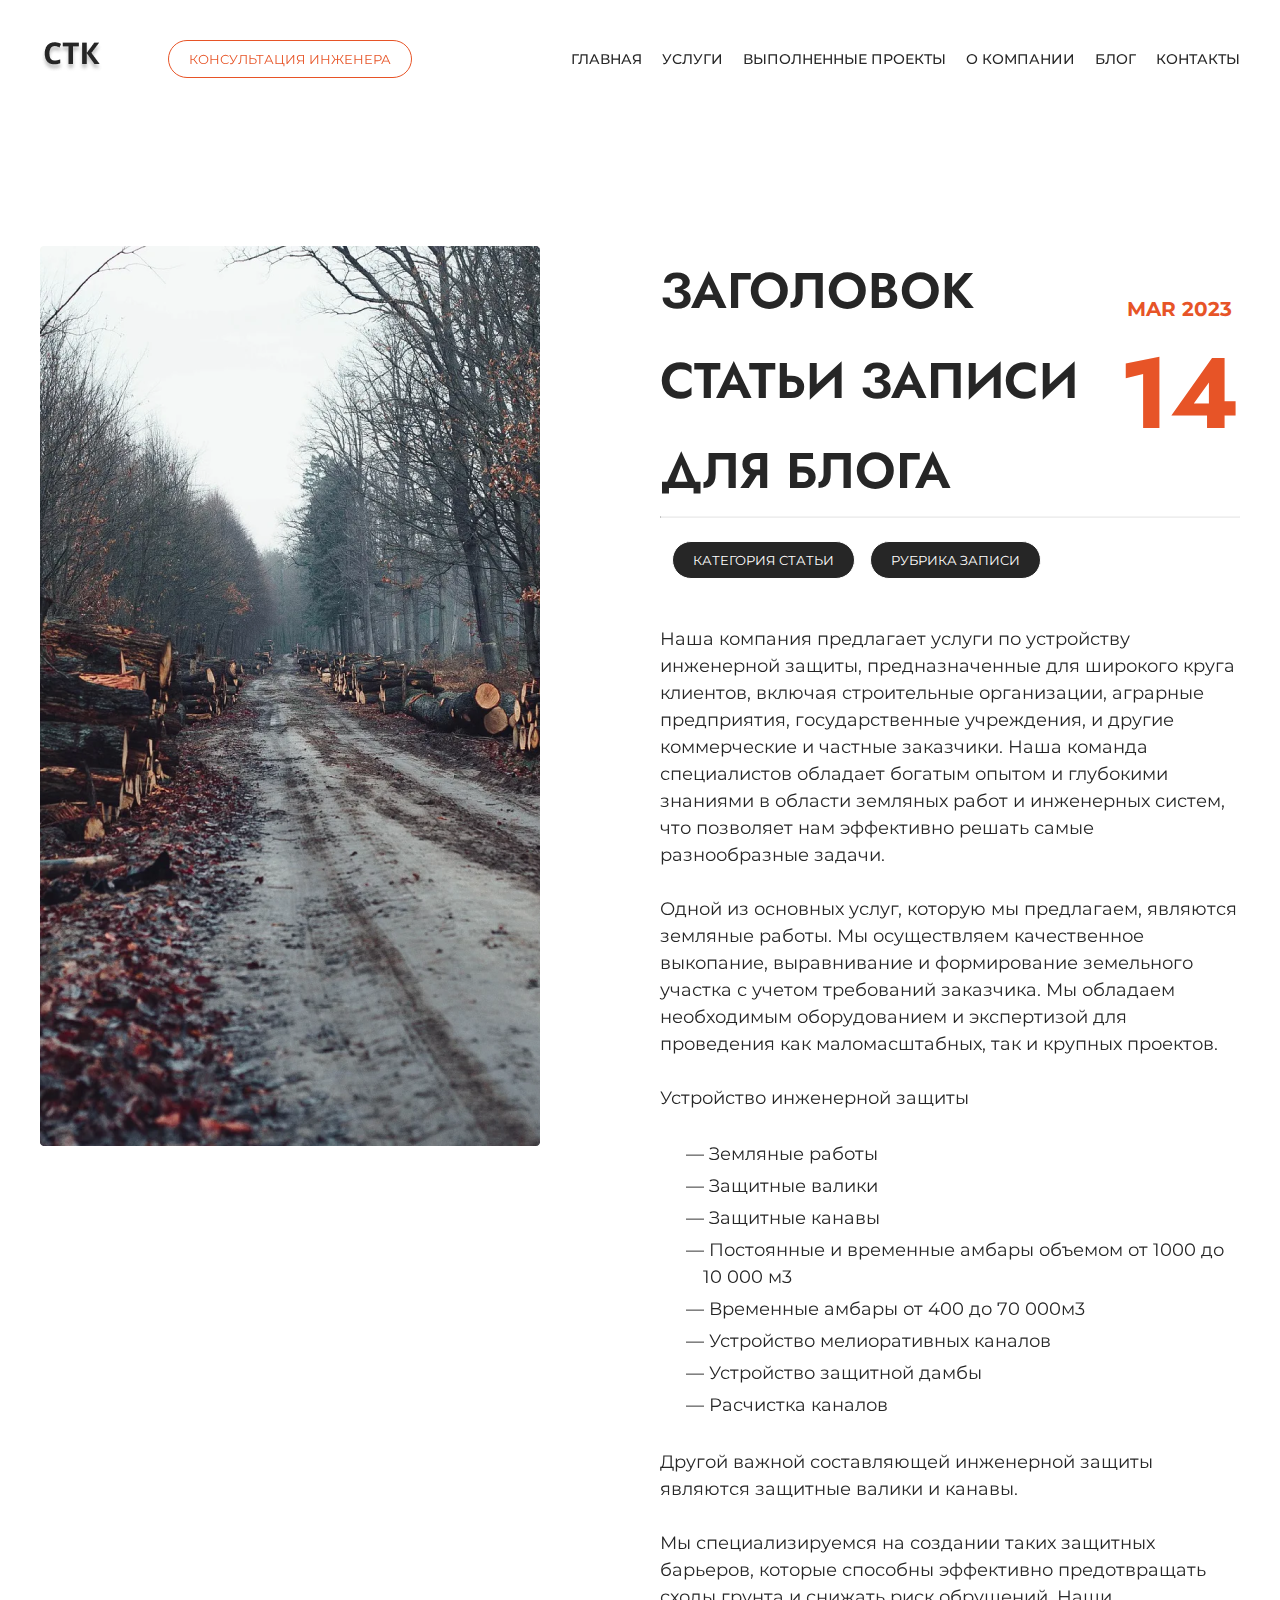
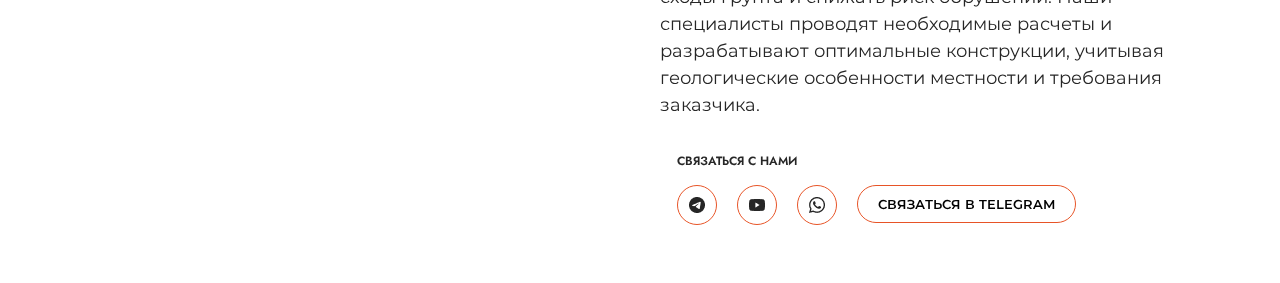
<file: blog/blog-page.html>
<!DOCTYPE html>
<html lang="ru">
  <head>
    <meta charset="UTF-8" />
    <meta name="viewport" content="width=device-width, initial-scale=1.0" />
    <title>Пост блога</title>
    <link rel="stylesheet" href="../style.css" />
    <link rel="stylesheet" href="../services/style2.css" />
    <link rel="stylesheet" href="blog.css" />
  </head>
  <body>
    <header class="header header__services">
      <div class="header__wrap">
        <div class="header__right">
          <a href="/">
            <img src="../../img/logo-dark.png" alt="" class="logo" />
          </a>
          <button class="btn btn__accent-light">Консультация инженера</button>
        </div>
        <nav class="menu">
          <a href="/" class="link-services">Главная</a>
          <a href="/" class="link-services">Услуги</a>
          <a href="../../porfolio/portfolio.html" class="link-services"
            >Выполненные проекты</a
          >
          <a href="../../about/about.html" class="link-services">О компании</a>
          <a href="../../blog/blog.html" class="link-services">Блог</a>
          <a href="/" class="link-services">Контакты</a>
        </nav>
      </div>
    </header>
    <section class="blog-info">
      <div class="container">
        <div class="blog-info__wrapper">
          <img src="img/blog-foto.png" alt="" class="blog-ingo__img" />
          <div class="blog-info__desc">
            <div class="blog-info-header__wrapper">
              <h1 class="blog-info__title">
                Заголовок статьи записи для блога
              </h1>
              <div class="blog-info__data">
                <span class="month">Mar 2023</span>
                <span class="big-data">14</span>
              </div>
            </div>
            <hr />
            <div class="buttons">
              <button class="btn btn__dark">Категория статьи</button>
              <button class="btn btn__dark">Рубрика записи</button>
            </div>
            <div class="complex-services_info">
              <p>
                Наша компания предлагает услуги по устройству инженерной защиты,
                предназначенные для широкого круга клиентов, включая
                строительные организации, аграрные предприятия, государственные
                учреждения, и другие коммерческие и частные заказчики. Наша
                команда специалистов обладает богатым опытом и глубокими
                знаниями в области земляных работ и инженерных систем, что
                позволяет нам эффективно решать самые разнообразные задачи.
              </p>
              <br />
              <p>
                Одной из основных услуг, которую мы предлагаем, являются
                земляные работы. Мы осуществляем качественное выкопание,
                выравнивание и формирование земельного участка с учетом
                требований заказчика. Мы обладаем необходимым оборудованием и
                экспертизой для проведения как маломасштабных, так и крупных
                проектов.
              </p>
              <br />
              <p>Устройство инженерной защиты</p>
              <br />
              <ul>
                <li>Земляные работы</li>
                <li>Защитные валики</li>
                <li>Защитные канавы</li>
                <li>
                  Постоянные и временные амбары объемом от 1000 до 10 000 м3
                </li>
                <li>Временные амбары от 400 до 70 000м3</li>
                <li>Устройство мелиоративных каналов</li>
                <li>Устройство защитной дамбы</li>
                <li>Расчистка каналов</li>
              </ul>
              <br />
              <p>
                Другой важной составляющей инженерной защиты являются защитные
                валики и канавы.
              </p>
              <br />
              <p>
                Мы специализируемся на создании таких защитных барьеров, которые
                способны эффективно предотвращать сходы грунта и снижать риск
                обрушений. Наши специалисты проводят необходимые расчеты и
                разрабатывают оптимальные конструкции, учитывая геологические
                особенности местности и требования заказчика.
              </p>
              <div class="networks">
                <h5 class="network__title">Связаться с нами</h5>
                <div class="network__wrapper">
                  <a href="https://t.me/agvento-test" class="social">
                    <div class="network">
                      <img src="img/networks/telega.png" alt="" />
                    </div>
                  </a>
                  <a href="vk.me/agvento" class="social">
                    <div class="network">
                      <img src="img/networks/youtub.png" alt="" />
                    </div>
                  </a>
                  <a href="https://wa.me/4957777777" class="social">
                    <div class="network">
                      <img src="img/networks/whatsapp.png" alt="" />
                    </div>
                  </a>
                  <a href="https://t.me/agvento-test" class="socail">
                    <button class="btn">Связаться в telegram</button>
                  </a>
                </div>
              </div>
            </div>
          </div>
        </div>
      </div>
    </section>
  </body>
</html>
</file>
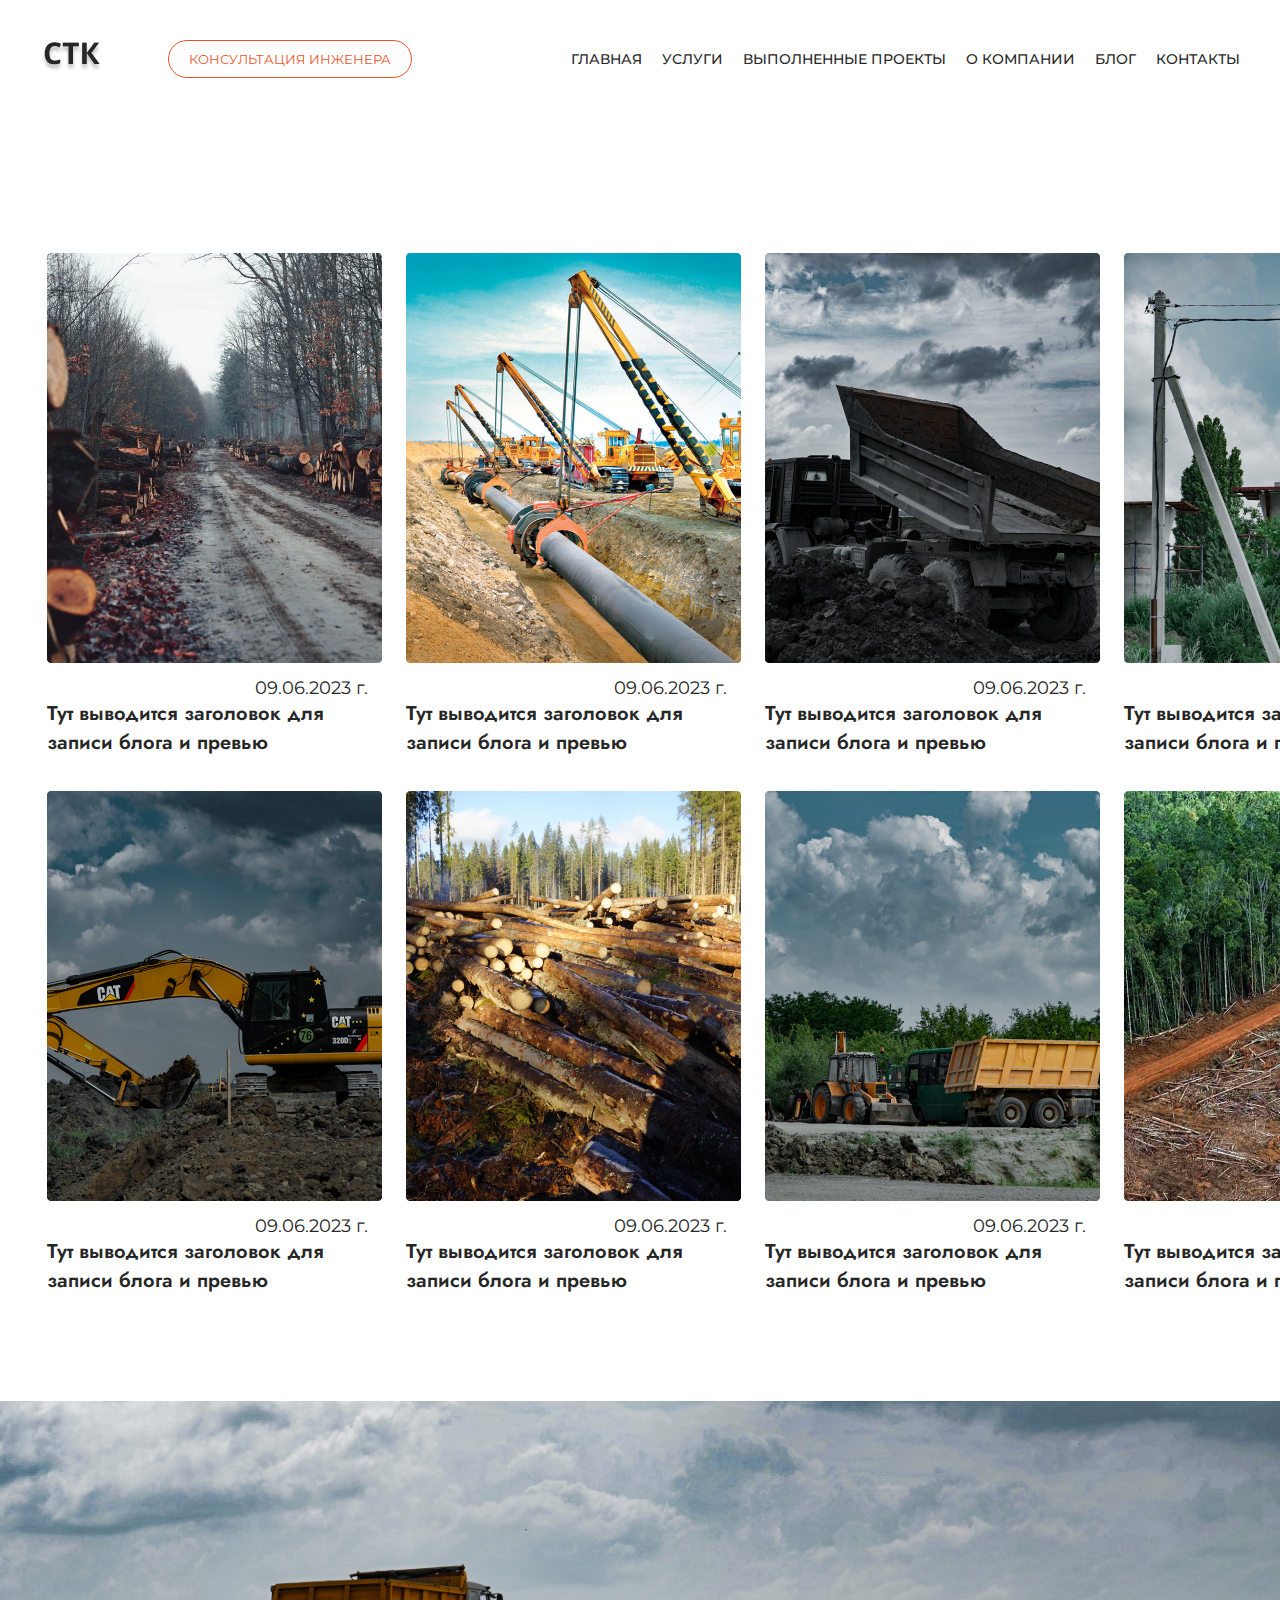
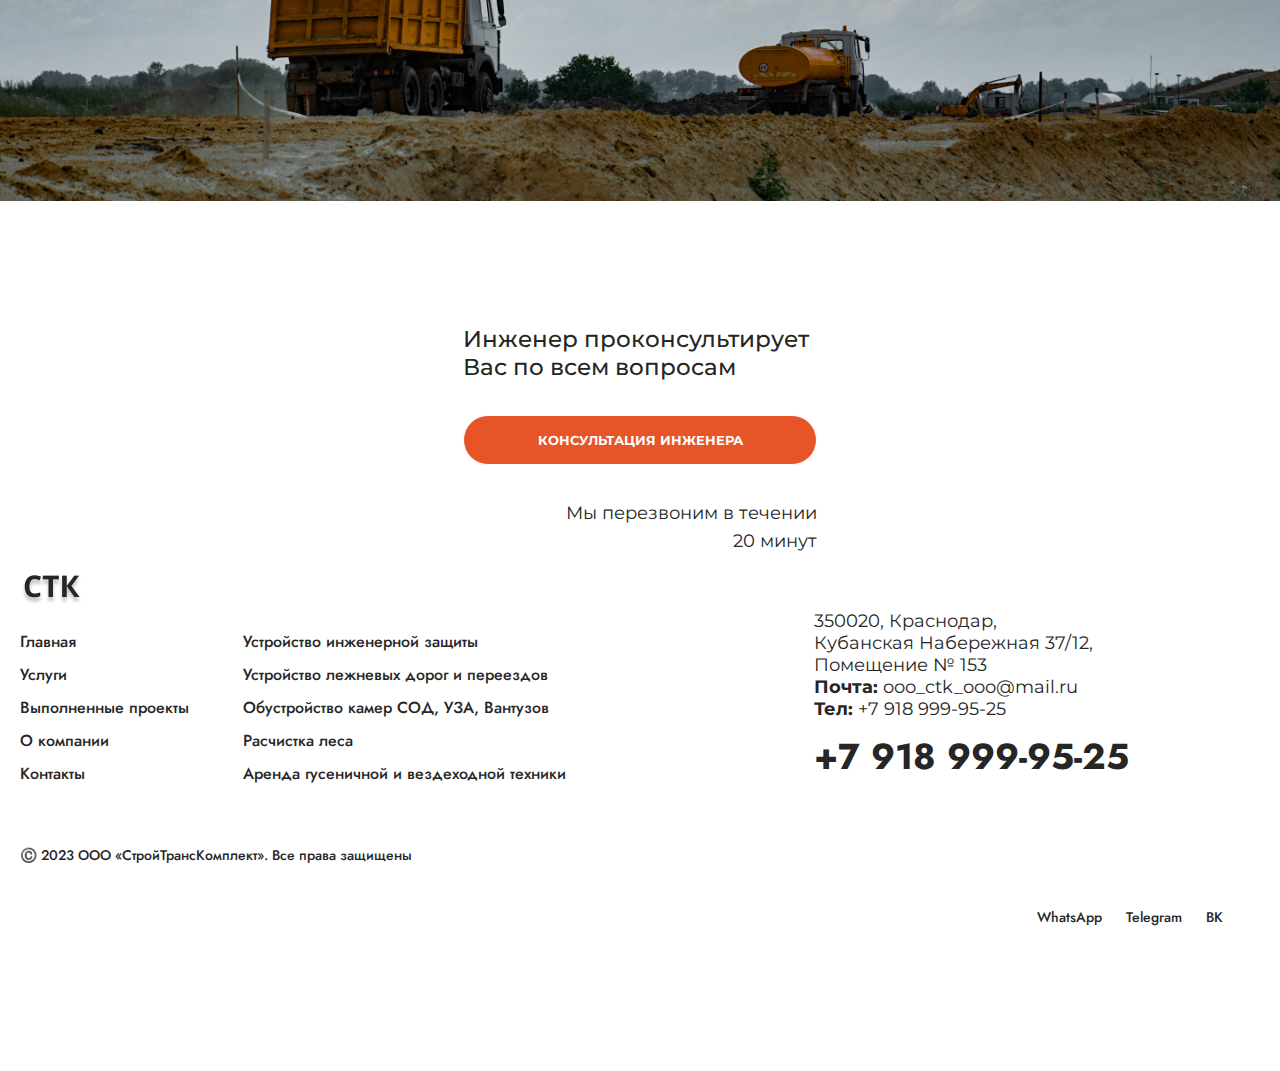
<file: blog/blog.html>
<!DOCTYPE html>
<html lang="ru">
  <head>
    <meta charset="UTF-8" />
    <meta name="viewport" content="width=device-width, initial-scale=1.0" />
    <title>Блог</title>
    <link rel="stylesheet" href="../style.css" />
    <link rel="stylesheet" href="../services/style2.css" />
    <link rel="stylesheet" href="blog.css" />
  </head>
  <body>
    <header class="header header__services">
      <div class="header__wrap">
        <div class="header__right">
          <a href="/">
            <img src="../../img/logo-dark.png" alt="" class="logo" />
          </a>
          <button class="btn btn__accent-light">Консультация инженера</button>
        </div>
        <nav class="menu">
          <a href="/" class="link-services">Главная</a>
          <a href="/" class="link-services">Услуги</a>
          <a href="../../porfolio/portfolio.html" class="link-services"
            >Выполненные проекты</a
          >
          <a href="../../about/about.html" class="link-services">О компании</a>
          <a href="../../blog/blog.html" class="link-services">Блог</a>
          <a href="/" class="link-services">Контакты</a>
        </nav>
      </div>
    </header>
    <section class="posts">
      <div class="container">
        <div class="posts__wrapper">
          <div class="post">
            <a href="blog-page.html" class="card__link">
              <div class="scale">
                <img src="img/slider/slide-1.png" alt="" class="post__img" />
              </div>
            </a>
            <div class="date">09.06.2023 г.</div>
            <a href="blog-page.html" class="card__link">
              <h3 class="slide-content__title">
                Тут выводится заголовок для записи блога и превью
              </h3>
            </a>
          </div>
          <div class="post">
            <a href="blog-page.html" class="card__link">
              <div class="scale">
                <img src="img/slider/slide-2.png" alt="" class="post__img" />
              </div>
            </a>
            <div class="date">09.06.2023 г.</div>
            <a href="blog-page.html" class="card__link">
              <h3 class="slide-content__title">
                Тут выводится заголовок для записи блога и превью
              </h3>
            </a>
          </div>
          <div class="post">
            <a href="blog-page.html" class="card__link">
              <div class="scale">
                <img src="img/slider/slide-3.png" alt="" class="post__img" />
              </div>
            </a>
            <div class="date">09.06.2023 г.</div>
            <a href="blog-page.html" class="card__link">
              <h3 class="slide-content__title">
                Тут выводится заголовок для записи блога и превью
              </h3>
            </a>
          </div>
          <div class="post">
            <a href="blog-page.html" class="card__link">
              <div class="scale">
                <img src="img/slider/slide-4.png" alt="" class="post__img" />
              </div>
            </a>
            <div class="date">09.06.2023 г.</div>
            <a href="blog-page.html" class="card__link">
              <h3 class="slide-content__title">
                Тут выводится заголовок для записи блога и превью
              </h3>
            </a>
          </div>
          <div class="post">
            <a href="blog-page.html" class="card__link">
              <div class="scale">
                <img src="img/slider/slide-5.png" alt="" class="post__img" />
              </div>
            </a>
            <div class="date">09.06.2023 г.</div>
            <a href="blog-page.html" class="card__link">
              <h3 class="slide-content__title">
                Тут выводится заголовок для записи блога и превью
              </h3>
            </a>
          </div>
          <div class="post">
            <a href="blog-page.html" class="card__link">
              <div class="scale">
                <img src="img/slider/slide-6.png" alt="" class="post__img" />
              </div>
            </a>
            <div class="date">09.06.2023 г.</div>
            <a href="blog-page.html" class="card__link">
              <h3 class="slide-content__title">
                Тут выводится заголовок для записи блога и превью
              </h3>
            </a>
          </div>
          <div class="post">
            <a href="blog-page.html" class="card__link">
              <div class="scale">
                <img src="img/slider/slide-7.png" alt="" class="post__img" />
              </div>
            </a>
            <div class="date">09.06.2023 г.</div>
            <a href="blog-page.html" class="card__link">
              <h3 class="slide-content__title">
                Тут выводится заголовок для записи блога и превью
              </h3>
            </a>
          </div>
          <div class="post">
            <a href="blog-page.html" class="card__link">
              <div class="scale">
                <img src="img/slider/slide-8.png" alt="" class="post__img" />
              </div>
            </a>
            <div class="date">09.06.2023 г.</div>
            <a href="blog-page.html" class="card__link">
              <h3 class="slide-content__title">
                Тут выводится заголовок для записи блога и превью
              </h3>
            </a>
          </div>
        </div>
      </div>
    </section>
    <section class="pre-footer" id="contacts">
      <img src="img/pre-footer.png" alt="" class="pre-foter__img" />
      <div class="container">
        <div class="pre-footer__consult">
          <div class="pre-footer__info">
            Инженер проконсультирует Вас по всем вопросам
          </div>
          <button class="btn btn__accent">Консультация инженера</button>
          <span>
            Мы перезвоним в течении <br />
            20 минут
          </span>
        </div>
      </div>
    </section>
    <footer class="footer" id="contacts">
      <img src="../img/logo-dark.png" alt="СТК" class="logo" />
      <div class="footer__wrapper">
        <div class="footer__wrapper-menu">
          <nav class="footer__menu">
            <a href="/" class="footer__link">Главная</a>
            <a href="/" class="footer__link">Услуги</a>
            <a href="../porfolio/portfolio.html" class="footer__link"
              >Выполненные проекты</a
            >
            <a href="../about/about.html" class="footer__link">О компании</a>
            <a href="#contacts" class="footer__link">Контакты</a>
          </nav>
          <nav class="menu__services">
            <a
              href="../services/page-1/ustrojstvo-inzhenernoj-zashchity.html"
              class="footer__link"
              >Устройство инженерной защиты
            </a>
            <a
              href="../services/page-2/ustrojstvo-dorog-i-pereezdov.html"
              class="footer__link"
            >
              Устройство лежневых дорог и переездов
            </a>
            <a href="../services/page-3/obustrojstvo.html" class="footer__link">
              Обустройство камер СОД, УЗА, Вантузов
            </a>
            <a
              href="../services/page-4/raschistka-lesa.html"
              class="footer__link"
              >Расчистка леса
            </a>
            <a href="../services/page-5/arenda.html" class="footer__link">
              Аренда гусеничной и вездеходной техники
            </a>
          </nav>
        </div>
        <div class="footer__wrapper-info">
          <div class="footer-info">
            350020, Краснодар, <br />Кубанская Набережная 37/12, <br />Помещение
            № 153
            <div class="contacts">
              <strong>Почта:</strong>
              <a href=" mailto:ooo_ctk_ooo@mail.ru"> ooo_ctk_ooo@mail.ru </a>
              <br />
              <strong>Тел:</strong>
              <a href="tel:+79189999528">+7 918 999-95-25</a>
            </div>
          </div>
          <a href="tel:+79189999528" class="footer__number">+7 918 999-95-25</a>
        </div>
      </div>
      <div class="footer__desc">
        <span class="company">
          ©️ 2023 ООО «СтройТрансКомплект». Все права защищены
        </span>
        <div class="networks">
          <a href="https://wa.me/4957777777" class="social">WhatsApp</a>
          <a href="https://t.me/agvento-test" class="social">Telegram</a>
          <a href="vk.me/agvento" class="social">ВК</a>
        </div>
      </div>
    </footer>
  </body>
</html>
</file>
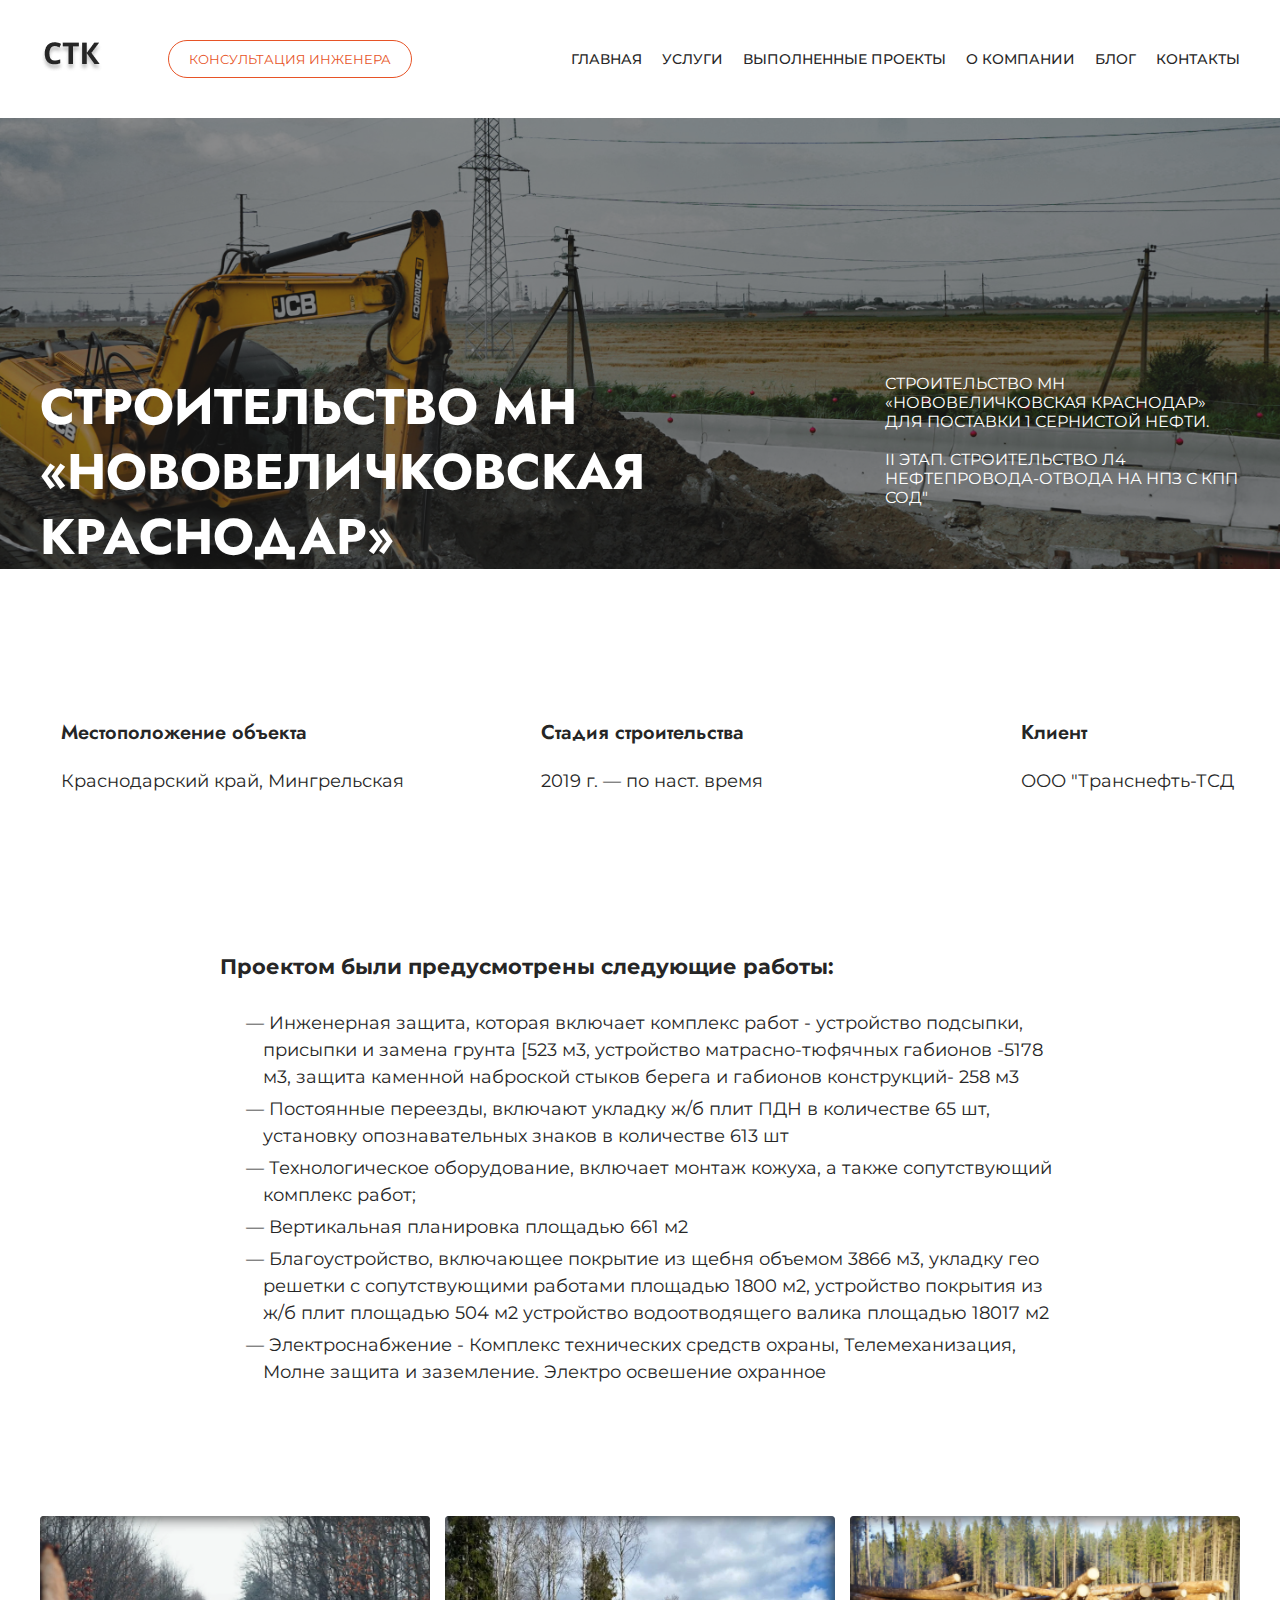
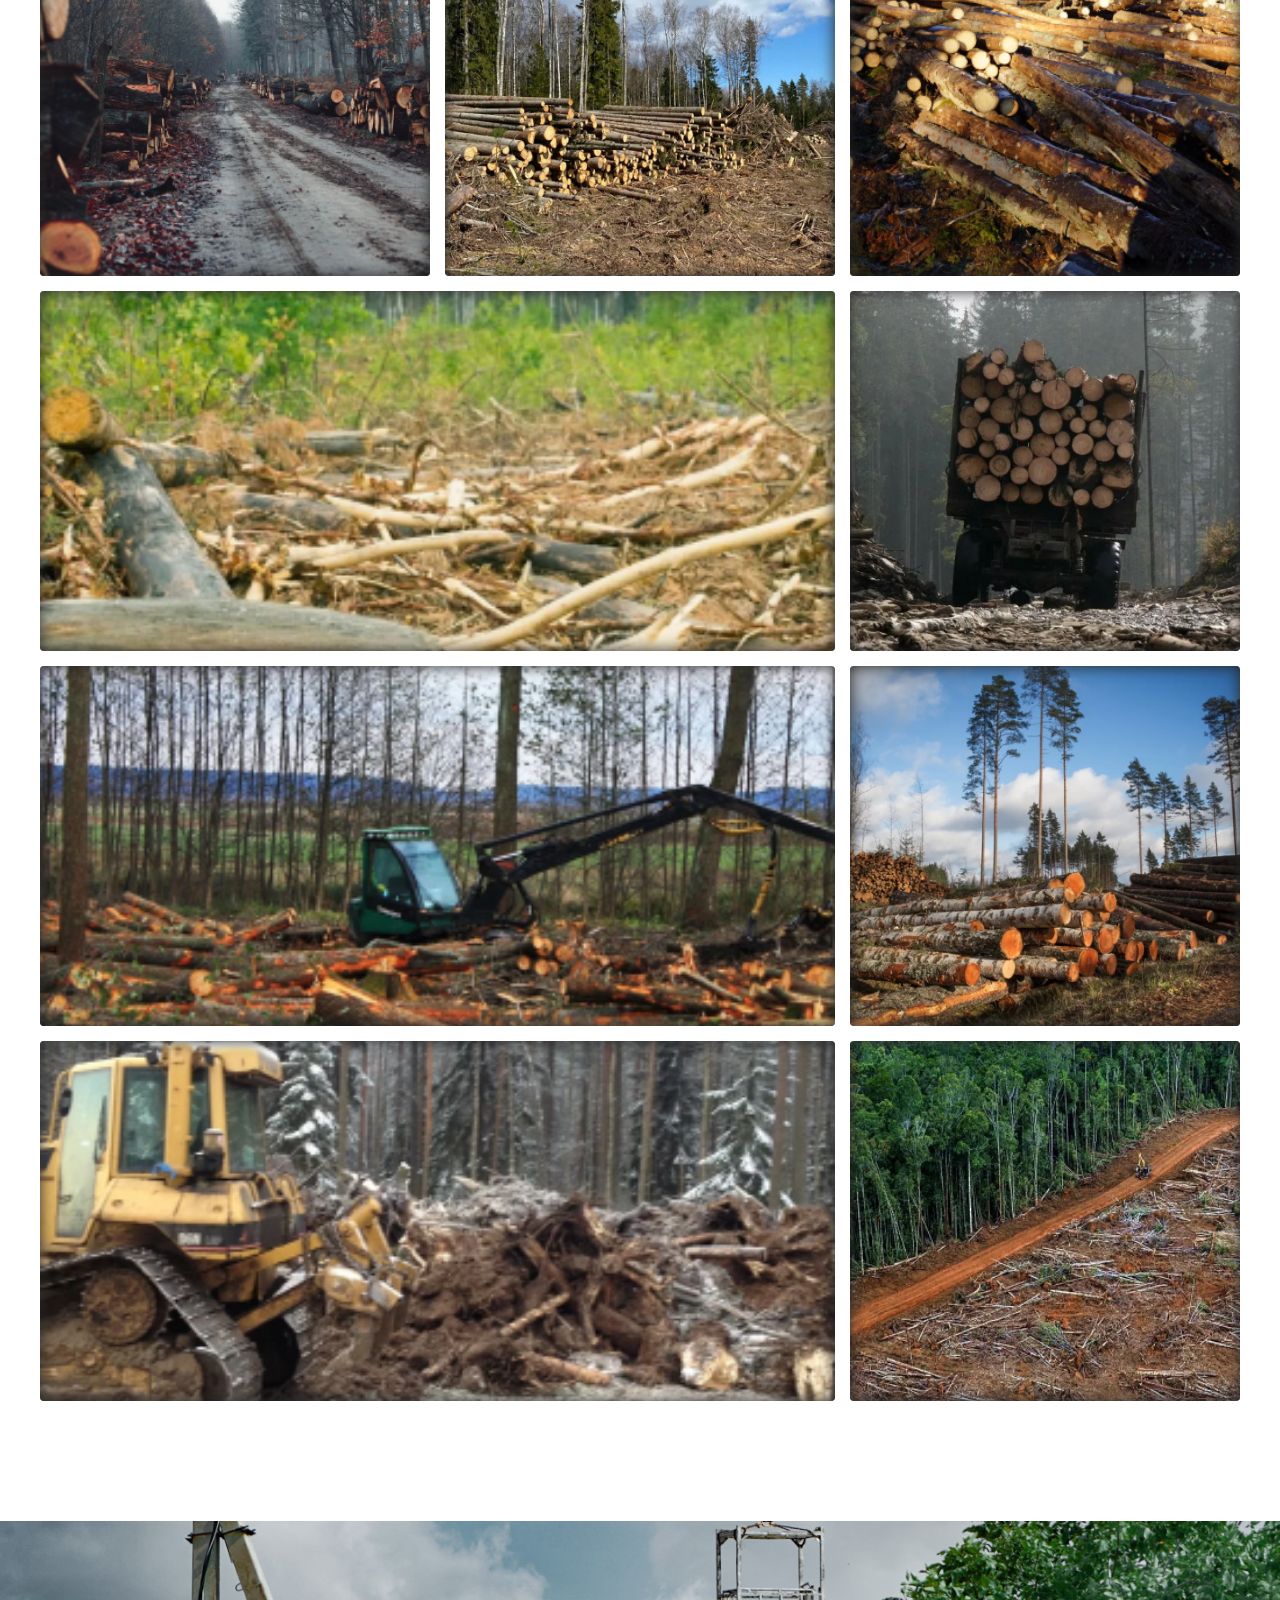
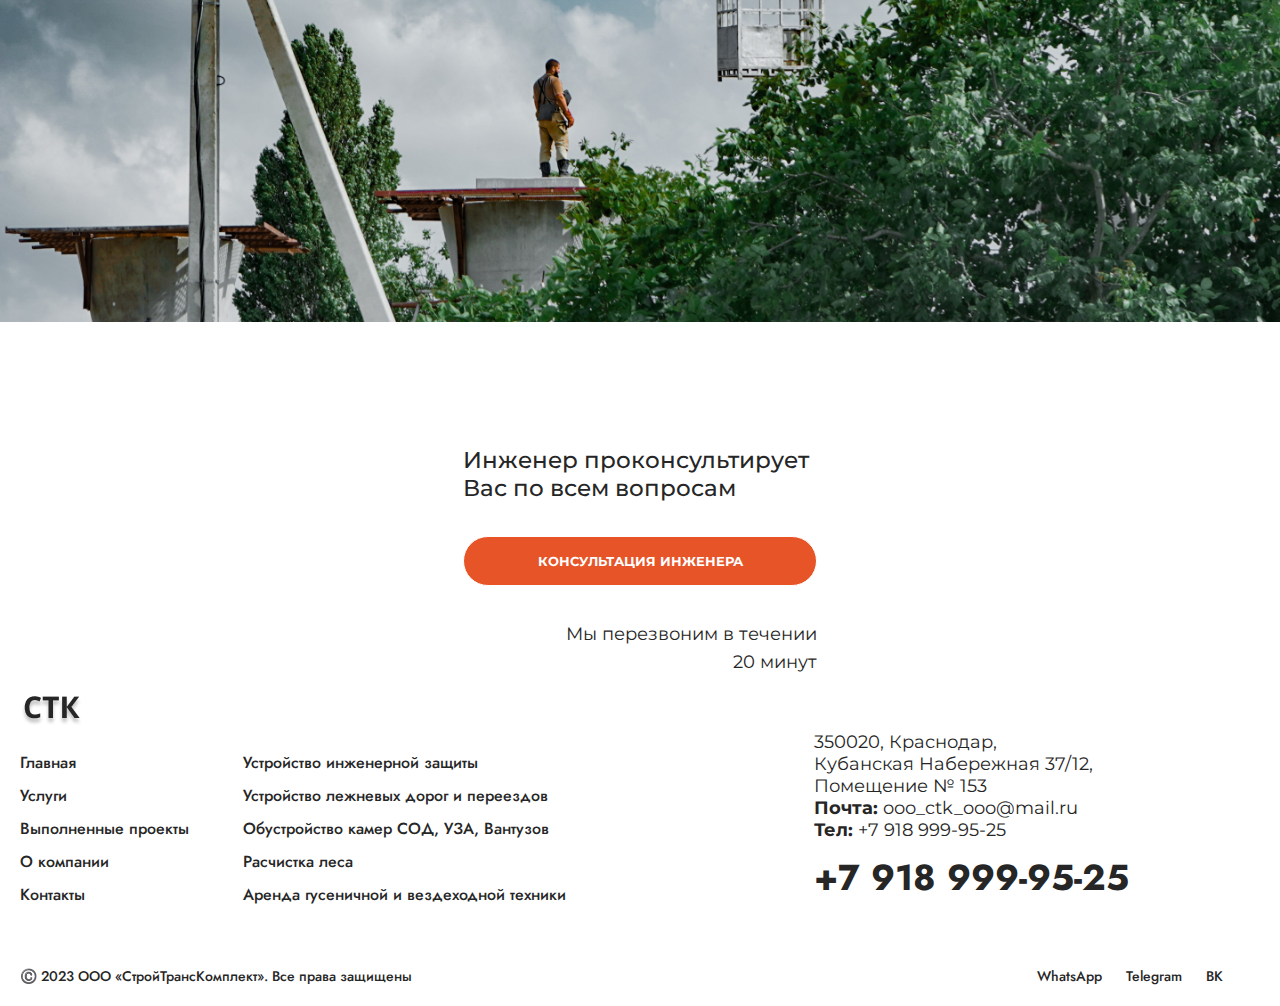
<file: porfolio/projects/project.html>
<!DOCTYPE html>
<html lang="ru">
  <head>
    <meta charset="UTF-8" />
    <meta name="viewport" content="width=device-width, initial-scale=1.0" />
    <title>Строительство МН «Нововеличковская Краснодар»</title>
    <link rel="stylesheet" href="../../style.css" />
    <link rel="stylesheet" href="../../services/style2.css" />
    <link rel="stylesheet" href="../../gallery/gallery.css" />
    <link rel="stylesheet" href="project.css" />
  </head>
  <body>
    <header class="header header__services">
      <div class="header__wrap">
        <div class="header__right">
          <a href="/">
            <img src="../../img/logo-dark.png" alt="" class="logo" />
          </a>
          <button class="btn btn__accent-light">Консультация инженера</button>
        </div>
        <nav class="menu">
          <a href="/" class="link-services">Главная</a>
          <a href="/" class="link-services">Услуги</a>
          <a href="../../porfolio/portfolio.html" class="link-services"
            >Выполненные проекты</a
          >
          <a href="../../about/about.html" class="link-services">О компании</a>
          <a href="../../blog/blog.html" class="link-services">Блог</a>
          <a href="/" class="link-services">Контакты</a>
        </nav>
      </div>
    </header>
    <section class="fs" id="base">
      <div class="container">
        <div class="fs__info">
          <h1 class="fs__title">
            Строительство МН «Нововеличковская Краснодар»
          </h1>
          <div class="fs__desc">
            <p>
              Строительство МН «Нововеличковская Краснодар» для поставки 1
              сернистой нефти.
            </p>
            <br />
            <p>
              ІІ этап. Строительство Л4 нефтепровода-отвода на НПЗ с КПП СОД"
            </p>
          </div>
        </div>
      </div>
    </section>
    <section class="cards-info">
      <div class="container">
        <div class="cards">
          <div class="card-info">
            <h5 class="card-info__title">Местоположение объекта</h5>
            <span>Краснодарский край, Мингрельская</span>
          </div>
          <div class="card-info">
            <h5 class="card-info__title">Стадия строительства</h5>
            <span>2019 г. — по наст. время</span>
          </div>
          <div class="card-info">
            <h5 class="card-info__title">Клиент</h5>
            <span>ООО "Транснефть-ТСД</span>
          </div>
        </div>
      </div>
    </section>
    <section class="complex-services">
      <div class="container">
        <div class="complex-services__wrapper">
          <div class="complex-services_info">
            <h3 class="article__title_mini">
              Проектом были предусмотрены следующие работы:
            </h3>
            <br />
            <ul>
              <li>
                Инженерная защита, которая включает комплекс работ - устройство
                подсыпки, присыпки и замена грунта [523 м3, устройство
                матрасно-тюфячных габионов -5178 м3, защита каменной наброской
                стыков берега и габионов конструкций- 258 м3
              </li>
              <li>
                Постоянные переезды, включают укладку ж/б плит ПДН в количестве
                65 шт, установку опознавательных знаков в количестве 613 шт
              </li>
              <li>
                Технологическое оборудование, включает монтаж кожуха, а также
                сопутствующий комплекс работ;
              </li>
              <li>Вертикальная планировка площадью 661 м2</li>
              <li>
                Благоустройство, включающее покрытие из щебня объемом 3866 м3,
                укладку гео решетки с сопутствующими работами площадью 1800 м2,
                устройство покрытия из ж/б плит площадью 504 м2 устройство
                водоотводящего валика площадью 18017 м2
              </li>
              <li>
                Электроснабжение - Комплекс технических средств охраны,
                Телемеханизация, Молне защита и заземление. Электро освешение
                охранное
              </li>
            </ul>
          </div>
        </div>
      </div>
    </section>
    <section class="gallery">
      <div class="container">
        <div class="gallery__wrapper">
          <div class="image" style="--bg-6: url(img/gallery/gal-1.png)"></div>
          <div class="image" style="--bg-6: url(img/gallery/gal-2.png)"></div>
          <div class="image" style="--bg-6: url(img/gallery/gal-3.png)"></div>
          <div class="image" style="--bg-6: url(img/gallery/gal-4.png)"></div>
          <div class="image" style="--bg-6: url(img/gallery/gal-5.png)"></div>
          <div class="image" style="--bg-6: url(img/gallery/gal-6.png)"></div>
          <div class="image" style="--bg-6: url(img/gallery/gal-7.png)"></div>
          <div class="image" style="--bg-6: url(img/gallery/gal-8.png)"></div>
          <div class="image" style="--bg-6: url(img/gallery/gal-9.png)"></div>
        </div>
      </div>
    </section>
    <section class="pre-footer" id="contacts">
      <img src="../../img/pre-footer.png" alt="" class="pre-foter__img" />
      <div class="container">
        <div class="pre-footer__consult">
          <div class="pre-footer__info">
            Инженер проконсультирует Вас по всем вопросам
          </div>
          <button class="btn btn__accent">Консультация инженера</button>
          <span>
            Мы перезвоним в течении <br />
            20 минут
          </span>
        </div>
      </div>
    </section>
    <footer class="footer">
      <img src="../../img/logo-dark.png" alt="СТК" class="logo" />
      <div class="footer__wrapper">
        <div class="footer__wrapper-menu">
          <nav class="footer__menu">
            <a href="/" class="footer__link">Главная</a>
            <a href="/" class="footer__link">Услуги</a>
            <a href="../portfolio.html" class="footer__link"
              >Выполненные проекты</a
            >
            <a href="../../about/about.html" class="footer__link">О компании</a>
            <a href="/" class="footer__link">Контакты</a>
          </nav>
          <nav class="menu__services">
            <a
              href="../../services/page-1/ustrojstvo-inzhenernoj-zashchity.html"
              class="footer__link"
              >Устройство инженерной защиты
            </a>
            <a
              href="../../services/page-2/ustrojstvo-dorog-i-pereezdov.html"
              class="footer__link"
            >
              Устройство лежневых дорог и переездов
            </a>
            <a
              href="../../services/page-3/obustrojstvo.html"
              class="footer__link"
            >
              Обустройство камер СОД, УЗА, Вантузов
            </a>
            <a
              href="../../services/page-4/raschistka-lesa.html"
              class="footer__link"
              >Расчистка леса
            </a>
            <a href="../../services/page-5/arenda.html" class="footer__link">
              Аренда гусеничной и вездеходной техники
            </a>
          </nav>
        </div>
        <div class="footer__wrapper-info">
          <div class="footer-info">
            350020, Краснодар, <br />Кубанская Набережная 37/12, <br />Помещение
            № 153
            <div class="contacts">
              <strong>Почта:</strong>
              <a href=" mailto:ooo_ctk_ooo@mail.ru"> ooo_ctk_ooo@mail.ru </a>
              <br />
              <strong>Тел:</strong>
              <a href="tel:+79189999528">+7 918 999-95-25</a>
            </div>
          </div>
          <a href="tel:+79189999528" class="footer__number">+7 918 999-95-25</a>
        </div>
      </div>
      <div class="footer__desc">
        <span class="company">
          ©️ 2023 ООО «СтройТрансКомплект». Все права защищены
        </span>
        <div class="networks">
          <a href="https://wa.me/4957777777" class="social">WhatsApp</a>
          <a href="https://t.me/agvento-test" class="social">Telegram</a>
          <a href="vk.me/agvento" class="social">ВК</a>
        </div>
      </div>
    </footer>
  </body>
</html>
</file>
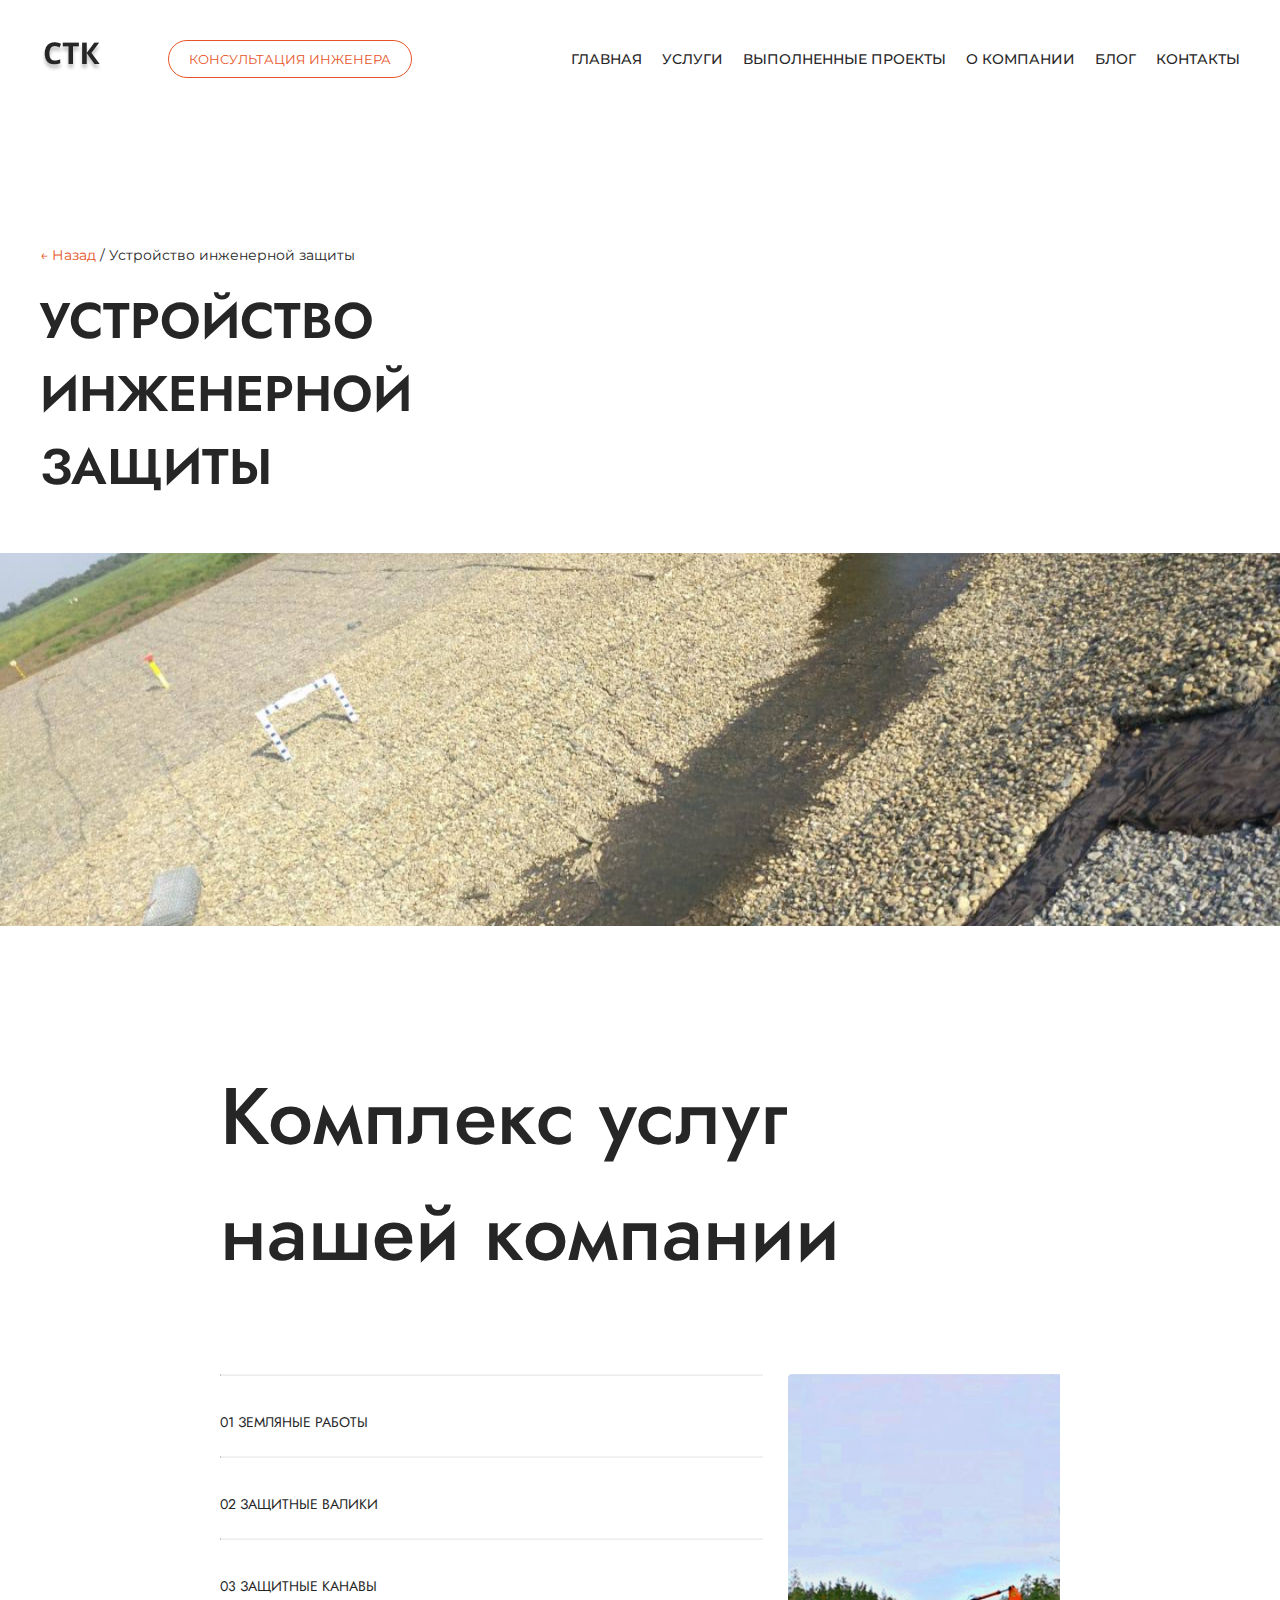
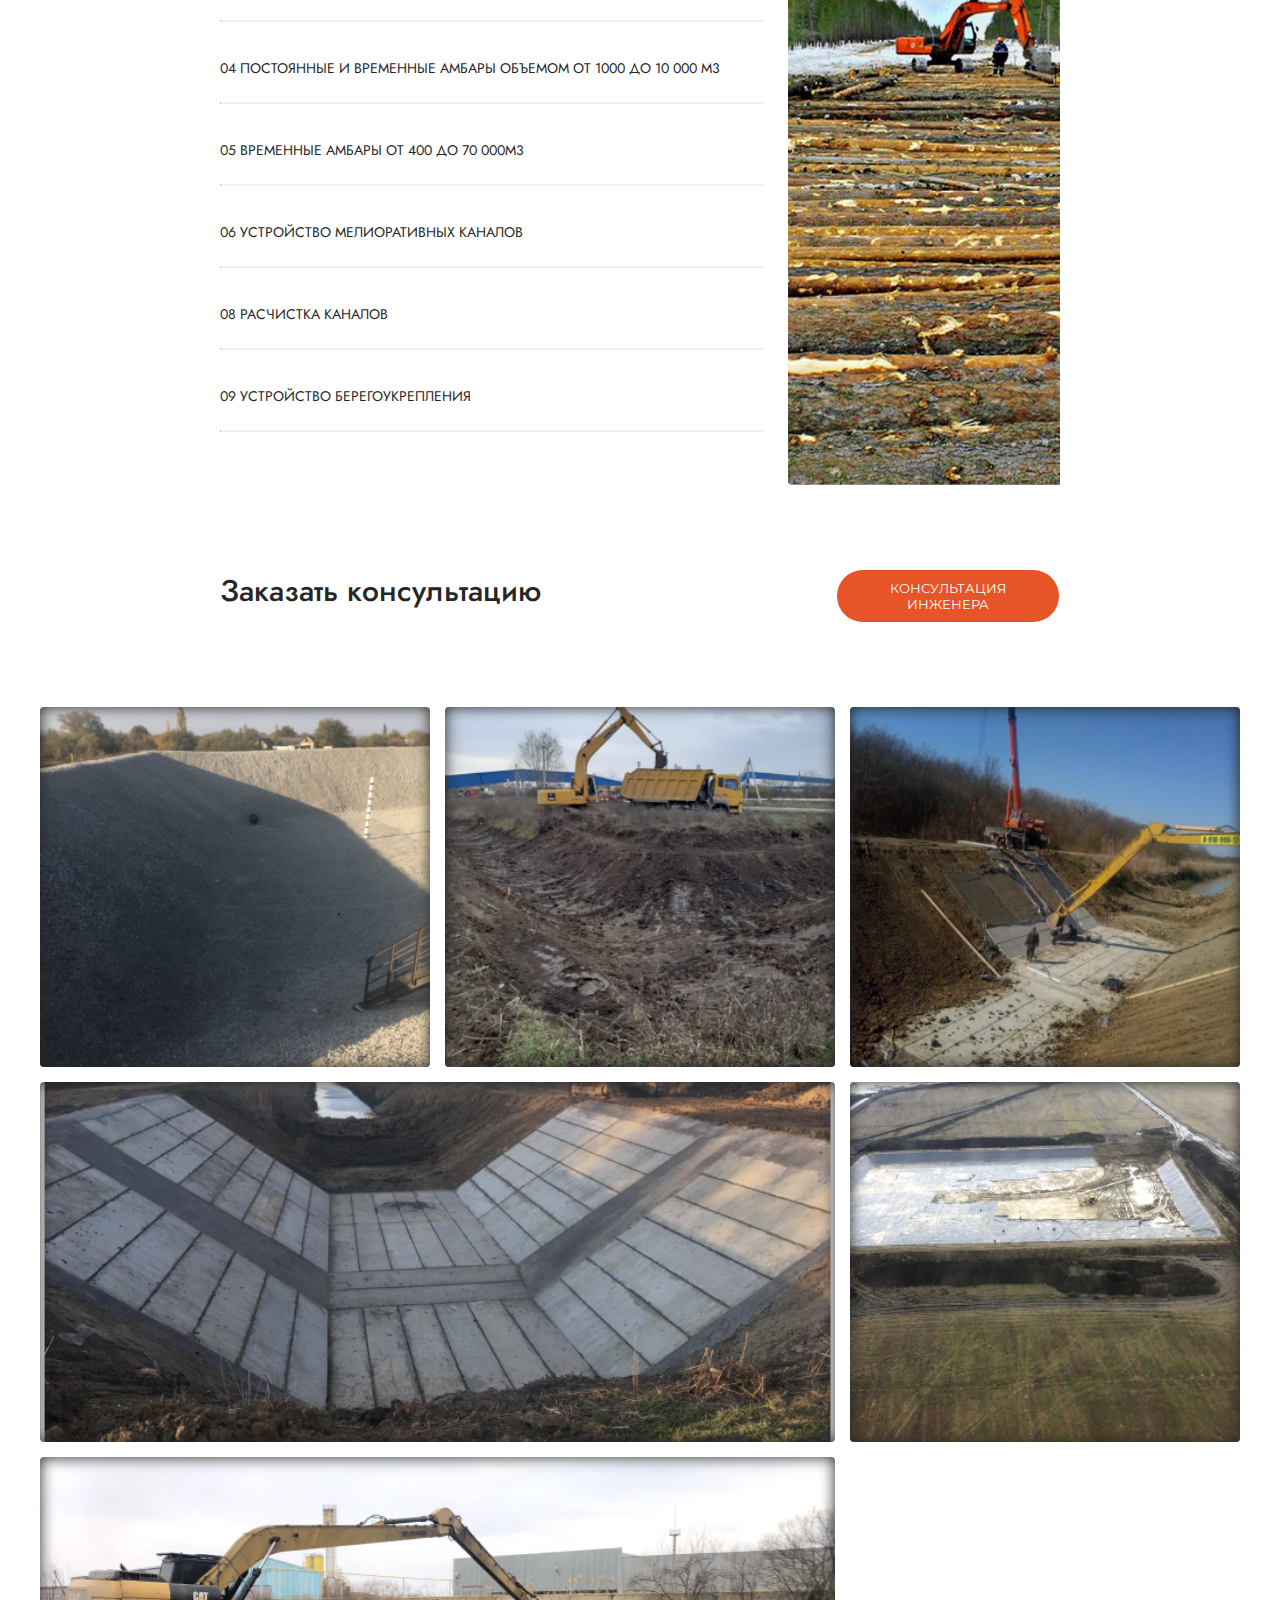
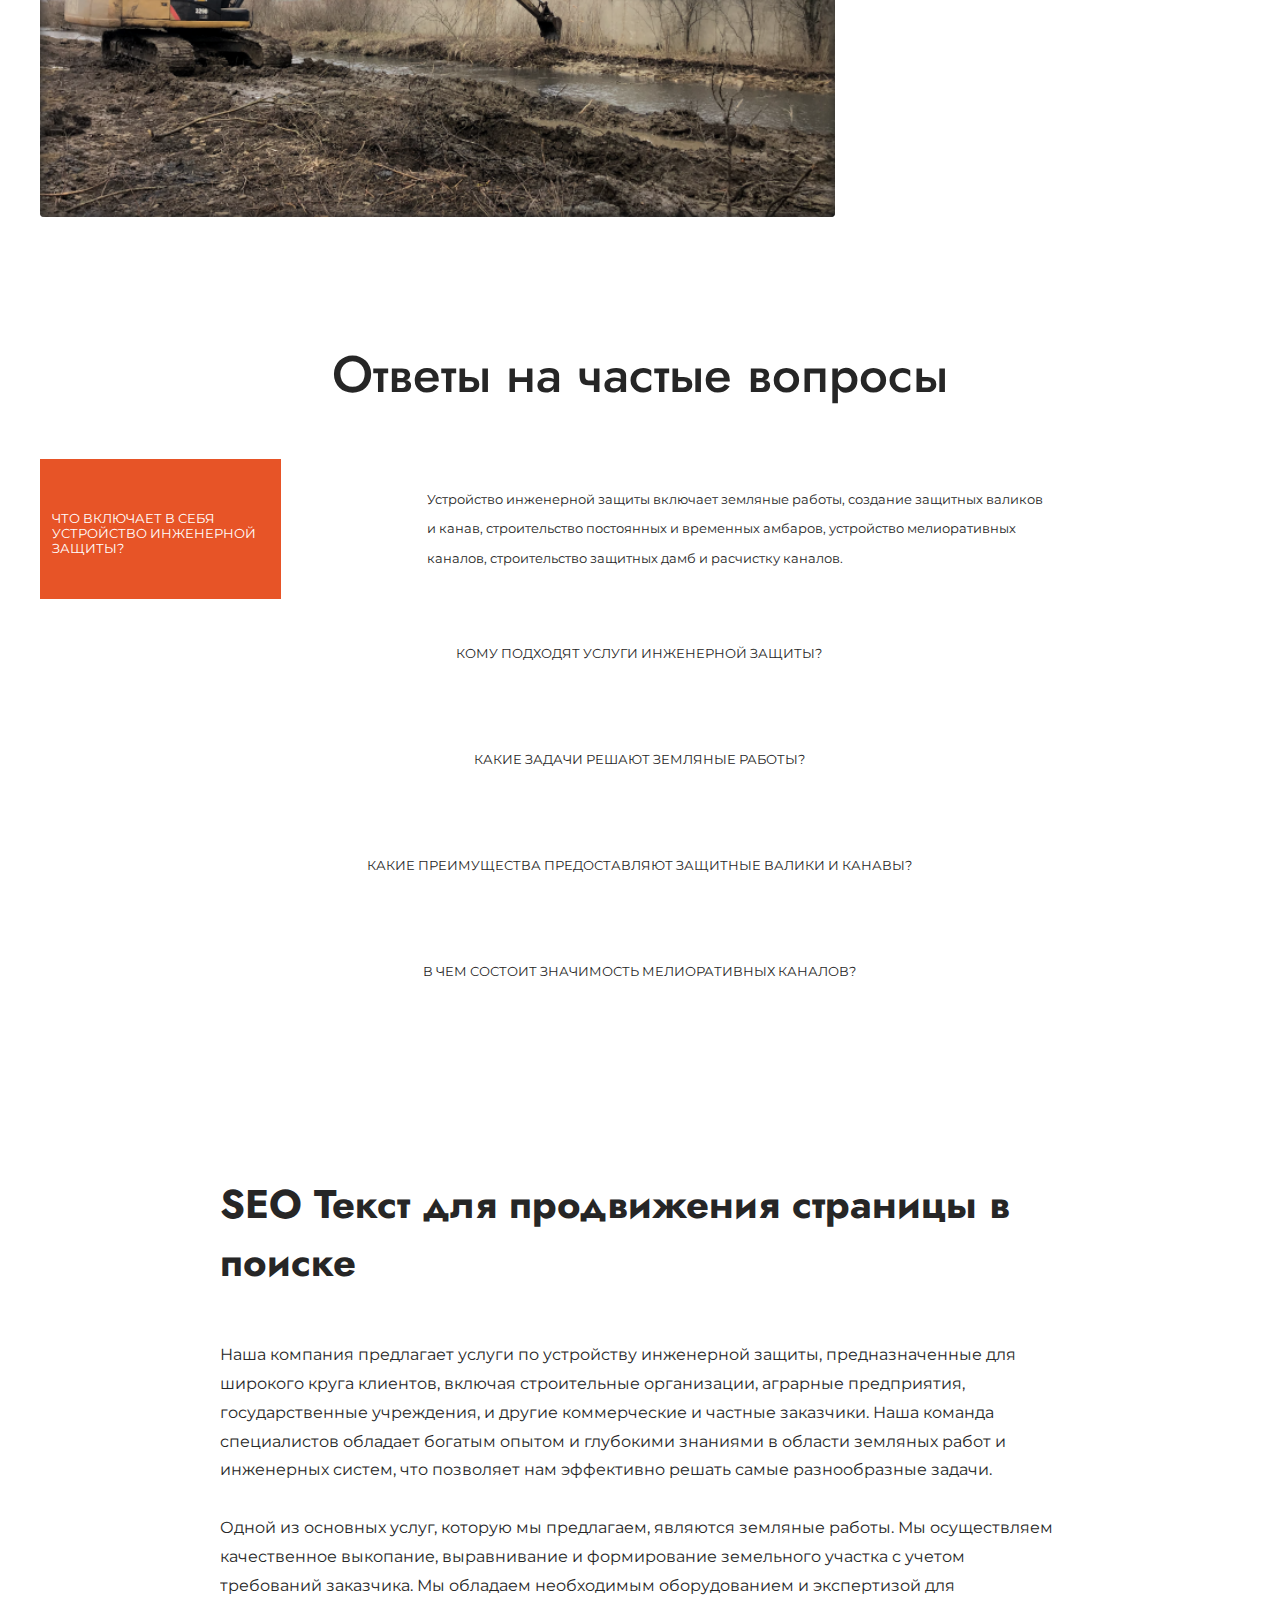
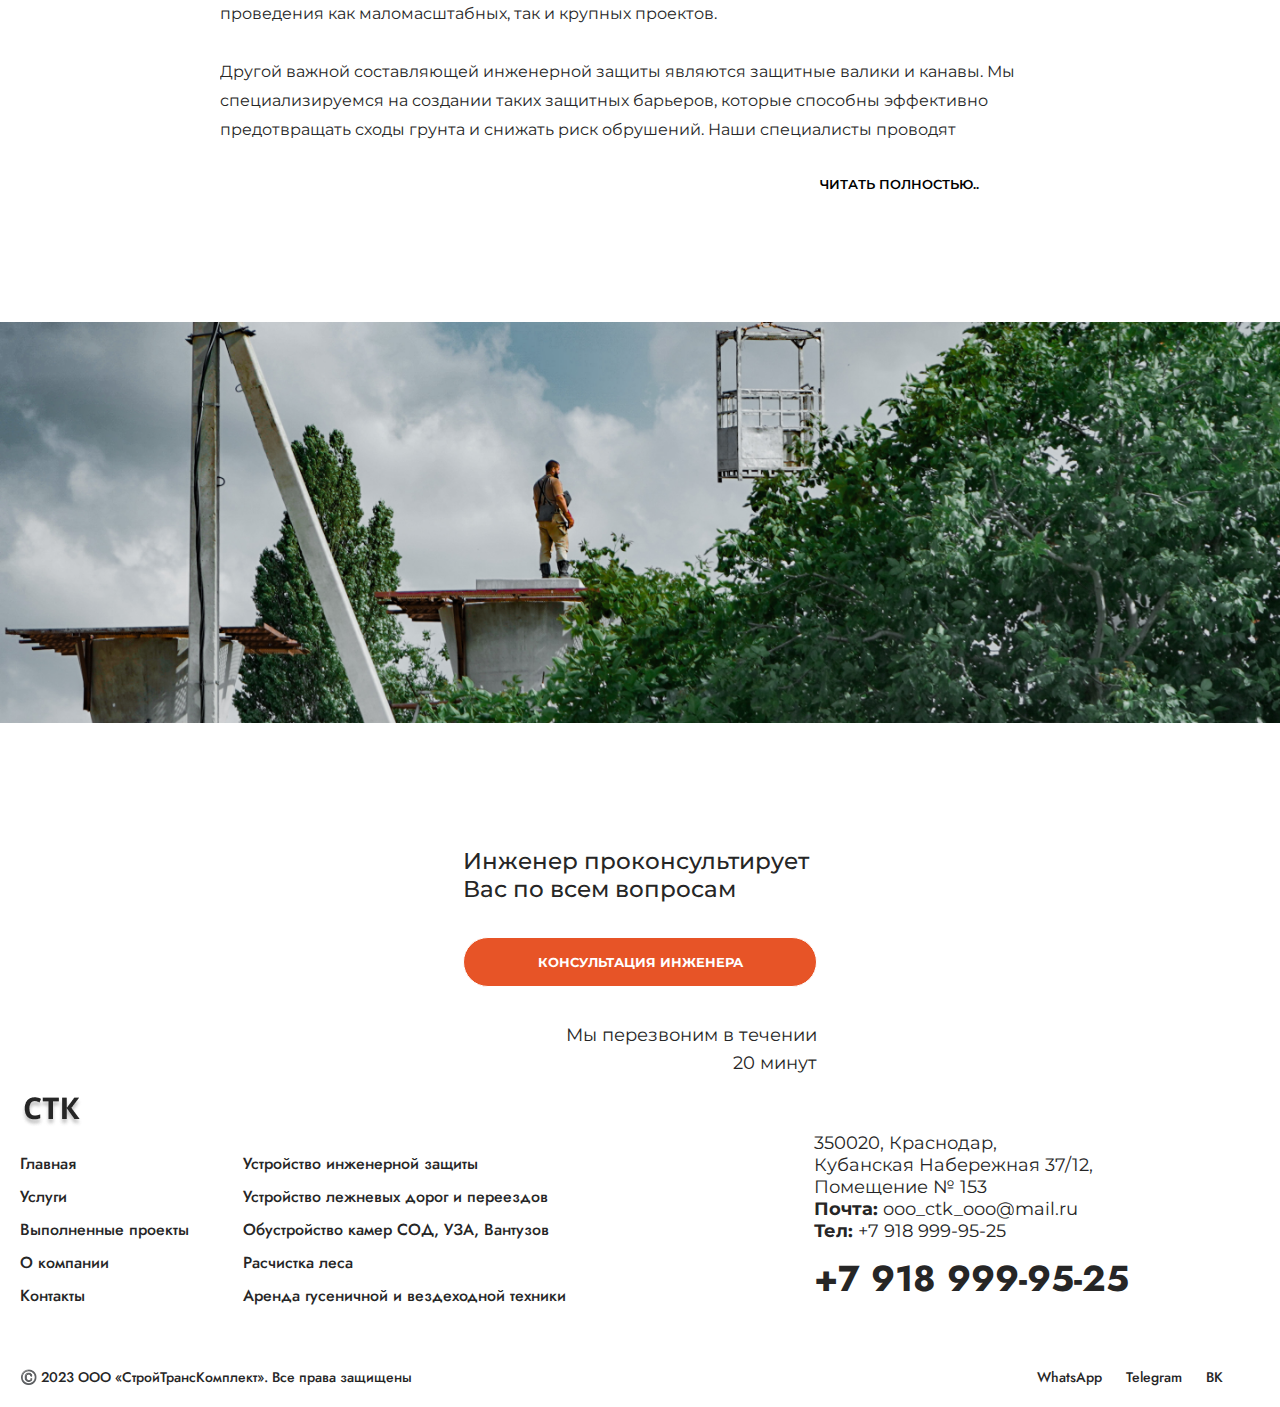
<file: services/page-1/ustrojstvo-inzhenernoj-zashchity.html>
<!DOCTYPE html>
<html lang="ru">
  <head>
    <meta charset="UTF-8" />
    <meta name="viewport" content="width=device-width, initial-scale=1.0" />
    <title>Устройство инженерной защиты</title>
    <link rel="stylesheet" href="../../style.css" />
    <link rel="stylesheet" href="../../faq/faq.css" />
    <link rel="stylesheet" href="../style2.css" />
    <link rel="stylesheet" href="../../burger-menu/burger-menu.css" />
    <link rel="stylesheet" href="../../gallery/gallery.css" />
    <link rel="stylesheet" href="style-gallery.css" />
  </head>
  <body>
    <header class="header header__services">
      <div class="header__wrap">
        <div class="header__right">
          <a href="/">
            <img src="../../img/logo-dark.png" alt="" class="logo" />
          </a>
          <button class="btn btn__accent-light">Консультация инженера</button>
        </div>
        <nav class="menu">
          <a href="/" class="link-services">Главная</a>
          <a href="/" class="link-services">Услуги</a>
          <a href="../../porfolio/portfolio.html" class="link-services"
            >Выполненные проекты</a
          >
          <a href="../../about/about.html" class="link-services">О компании</a>
          <a href="../../blog/blog.html" class="link-services">Блог</a>
          <a href="/" class="link-services">Контакты</a>
        </nav>
      </div>
    </header>
    <section class="fs-page-1">
      <div class="container">
        <div class="fs-page-1__intro">
          <a href="/" class="link_main">← Назад</a>
          <span> / Устройство инженерной защиты </span>
          <div class="services-desc">
            <h1 class="services-desc__title">
              Устройство <br />
              инженерной защиты
            </h1>
            <div class="services-desc__info"></div>
          </div>
        </div>
      </div>
      <img src="img/bg-1.png" alt="" class="fs-page-1__img" />
    </section>
    <section class="complex-services">
      <div class="container">
        <div class="complex-services__wrapper">
          <h2 class="complex-services__title">
            Комплекс услуг <br />
            нашей компании
          </h2>
          <div class="complex-services__desc">
            <div class="complex__works">
              <hr />
              <span class="work"> 01 Земляные работы </span>
              <hr />
              <span class="work"> 02 Защитные валики </span>
              <hr />
              <span class="work"> 03 Защитные канавы </span>
              <hr />
              <span class="work">
                04 Постоянные и временные амбары объемом от 1000 до 10 000 м3
              </span>
              <hr />
              <span class="work"> 05 Временные амбары от 400 до 70 000м3 </span>
              <hr />
              <span class="work"> 06 Устройство мелиоративных каналов </span>
              <hr />
              <span class="work"> 08 Расчистка каналов </span>
              <hr />
              <span class="work"> 09 Устройство берегоукрепления </span>
              <hr />
            </div>
            <div class="scale">
              <img src="img/complex-img.png" alt="" class="complex__img" />
            </div>
          </div>
          <div class="consultation">
            <h3 class="consultation__title">Заказать консультацию</h3>
            <button class="btn btn__accent">Консультация инженера</button>
          </div>
        </div>
      </div>
    </section>
    <section class="gallery">
      <div class="container">
        <div class="gallery__wrapper">
          <div class="image" style="--bg-2: url(img/gallery/gal-1.png)"></div>
          <div class="image" style="--bg-2: url(img/gallery/gal-2.png)"></div>
          <div class="image" style="--bg-2: url(img/gallery/gal-3.png)"></div>
          <div class="image" style="--bg-2: url(img/gallery/gal-4.png)"></div>
          <div class="image" style="--bg-2: url(img/gallery/gal-5.png)"></div>
          <div class="image" style="--bg-2: url(img/gallery/gal-6.png)"></div>
        </div>
      </div>
    </section>
    <section class="faq">
      <div class="container">
        <h2 class="title">Ответы на частые вопросы</h2>
        <details class="active details" open>
          <summary>Что включает в себя устройство инженерной защиты?</summary>
          <p class="faq__container">
            Устройство инженерной защиты включает земляные работы, создание
            защитных валиков и канав, строительство постоянных и временных
            амбаров, устройство мелиоративных каналов, строительство защитных
            дамб и расчистку каналов.
          </p>
        </details>
        <details class="details">
          <summary>Кому подходят услуги инженерной защиты?</summary>
          <p>
            Наши услуги подходят для строительных организаций, аграрных
            предприятий, государственных учреждений, коммерческих заказчиков и
            частных лиц, которые нуждаются в защите своих земельных участков от
            оползней, обрушений, наводнений и других геологических происшествий.
          </p>
        </details>
        <details class="details">
          <summary>Какие задачи решают земляные работы?</summary>
          <p>
            Земляные работы включают выкопку, выравнивание и формирование
            земельного участка в соответствии с требованиями заказчика. Они
            необходимы для подготовки площадки под строительство или другие
            цели.
          </p>
        </details>
        <details class="details">
          <summary>
            Какие преимущества предоставляют защитные валики и канавы?
          </summary>
          <p>
            Защитные валики и канавы эффективно предотвращают сходы грунта и
            снижают риск обрушений. Они создают дополнительный барьер для
            сохранения безопасности и защиты земельных участков и
            инфраструктуры.
          </p>
        </details>
        <details class="details">
          <summary>В чем состоит значимость мелиоративных каналов?</summary>
          <p>Здесь должен быть текст</p>
        </details>
      </div>
    </section>
    <section class="article">
      <div class="container">
        <div class="complex-services__wrapper">
          <h3 class="article__title">
            SEO Текст для продвижения страницы в поиске
          </h3>
          <div class="article__text">
            <p>
              Наша компания предлагает услуги по устройству инженерной защиты,
              предназначенные для широкого круга клиентов, включая строительные
              организации, аграрные предприятия, государственные учреждения, и
              другие коммерческие и частные заказчики. Наша команда специалистов
              обладает богатым опытом и глубокими знаниями в области земляных
              работ и инженерных систем, что позволяет нам эффективно решать
              самые разнообразные задачи.
            </p>
            <br />
            <p>
              Одной из основных услуг, которую мы предлагаем, являются земляные
              работы. Мы осуществляем качественное выкопание, выравнивание и
              формирование земельного участка с учетом требований заказчика. Мы
              обладаем необходимым оборудованием и экспертизой для проведения
              как маломасштабных, так и крупных проектов.
            </p>
            <br />
            <p>
              Другой важной составляющей инженерной защиты являются защитные
              валики и канавы. Мы специализируемся на создании таких защитных
              барьеров, которые способны эффективно предотвращать сходы грунта и
              снижать риск обрушений. Наши специалисты проводят необходимые
              расчеты и разрабатывают оптимальные конструкции, учитывая
              геологические особенности местности и требования заказчика.
            </p>
            <br />
            <p>
              Мы также предлагаем услуги по строительству постоянных и временных
              амбаров различного объема. Наша команда может реализовать проекты
              от малых амбаров объемом от 1000 до 10 000 м3 до крупных временных
              амбаров объемом от 400 до 70 000 м3. Мы уделяем особое внимание
              прочности и надежности конструкции, а также ее соответствию
              заданным параметрам и требованиям клиента.
            </p>
            <br />
            <p>
              Устройство мелиоративных каналов является еще одной задачей, с
              которой мы успешно справляемся. Мы проводим профессиональную
              прокладку каналов, обеспечивая эффективную систему водоотвода и
              дренажа для улучшения почвенного состояния и увеличения
              урожайности на сельскохозяйственных участках.
            </p>
            <br />
            <p>
              Для заказчиков, нуждающихся в защите от паводков и чистки рек и
              каналов, мы предлагаем услуги по устройству защитных дамб. Наши
              специалисты разрабатывают оптимальные проекты, учитывая
              гидрологические особенности местности, и строят прочные и надежные
              дамбы, способные эффективно предотвращать наводнения и сохранять
              инфраструктуру и земельные участки в безопасности.
            </p>
            <br />
            <p>
              Расчистка каналов также является одной из наших специализаций. Мы
              проводим профессиональное удаление наносов, отложений и преград из
              рек, каналов и водоемов. Это важная мера для обеспечения
              нормального водоотведения, улучшения качества воды и поддержания
              нормального экологического баланса.
            </p>
            <br />
            <p>
              Наши услуги по устройству инженерной защиты подходят для различных
              клиентов и решают ряд задач. Для строительных организаций мы
              обеспечиваем грамотное проведение земляных работ и создание
              надежных защитных барьеров, что позволяет минимизировать риски
              возникновения оползней, обрушений и других геологических
              происшествий на строительных площадках.
            </p>
            <br />
            <p>
              Аграрные предприятия могут воспользоваться нашими услугами для
              устройства мелиоративных каналов, что способствует повышению
              урожайности и оптимизации водоуправления на землепользовании.
            </p>
            <br />
            <p>
              Государственные учреждения и коммерческие заказчики могут
              положиться на нас для строительства защитных дамб и расчистки
              каналов, чтобы обеспечить безопасность населения и сохранить
              инфраструктуру от наводнений и наводнительных процессов. Наша
              команда специалистов обладает профессиональными знаниями, опытом и
              оборудованием, чтобы успешно решать самые сложные задачи в области
              инженерной защиты. Мы всегда готовы принять вызов и предложить
              нашим клиентам надежные и качественные решения для их проектов.
            </p>
          </div>
          <button class="read-more">Читать полностью..</button>
        </div>
      </div>
    </section>
    <section class="pre-footer" id="contacts">
      <img src="../../img/pre-footer.png" alt="" class="pre-foter__img" />
      <div class="container">
        <div class="pre-footer__consult">
          <div class="pre-footer__info">
            Инженер проконсультирует Вас по всем вопросам
          </div>
          <button class="btn btn__accent">Консультация инженера</button>
          <span>
            Мы перезвоним в течении <br />
            20 минут
          </span>
        </div>
      </div>
    </section>
    <footer class="footer">
      <img src="../../img/logo-dark.png" alt="СТК" class="logo" />
      <div class="footer__wrapper">
        <div class="footer__wrapper-menu">
          <nav class="footer__menu">
            <a href="/" class="footer__link">Главная</a>
            <a href="/" class="footer__link">Услуги</a>
            <a href="../../porfolio/portfolio.html" class="footer__link"
              >Выполненные проекты</a
            >
            <a href="../../about/about.html" class="footer__link">О компании</a>
            <a href="/" class="footer__link">Контакты</a>
          </nav>
          <nav class="menu__services">
            <a
              href="../page-1/ustrojstvo-inzhenernoj-zashchity.html"
              class="footer__link"
              >Устройство инженерной защиты
            </a>
            <a
              href="../page-2/ustrojstvo-dorog-i-pereezdov.html"
              class="footer__link"
            >
              Устройство лежневых дорог и переездов
            </a>
            <a href="../page-3/obustrojstvo.html" class="footer__link">
              Обустройство камер СОД, УЗА, Вантузов
            </a>
            <a href="../page-4/raschistka-lesa.html" class="footer__link"
              >Расчистка леса
            </a>
            <a href="../page-5/arenda.html" class="footer__link">
              Аренда гусеничной и вездеходной техники
            </a>
          </nav>
        </div>
        <div class="footer__wrapper-info">
          <div class="footer-info">
            350020, Краснодар, <br />Кубанская Набережная 37/12, <br />Помещение
            № 153
            <div class="contacts">
              <strong>Почта:</strong>
              <a href=" mailto:ooo_ctk_ooo@mail.ru"> ooo_ctk_ooo@mail.ru </a>
              <br />
              <strong>Тел:</strong>
              <a href="tel:+79189999528">+7 918 999-95-25</a>
            </div>
          </div>
          <a href="tel:+79189999528" class="footer__number">+7 918 999-95-25</a>
        </div>
      </div>
      <div class="footer__desc">
        <span class="company">
          ©️ 2023 ООО «СтройТрансКомплект». Все права защищены
        </span>
        <div class="networks">
          <a href="https://wa.me/4957777777" class="social">WhatsApp</a>
          <a href="https://t.me/agvento-test" class="social">Telegram</a>
          <a href="vk.me/agvento" class="social">ВК</a>
        </div>
      </div>
    </footer>
    <script src="../../burger-menu/burger-menu.js"></script>
    <script src="../../faq/faq.js"></script>
  </body>
</html>
</file>
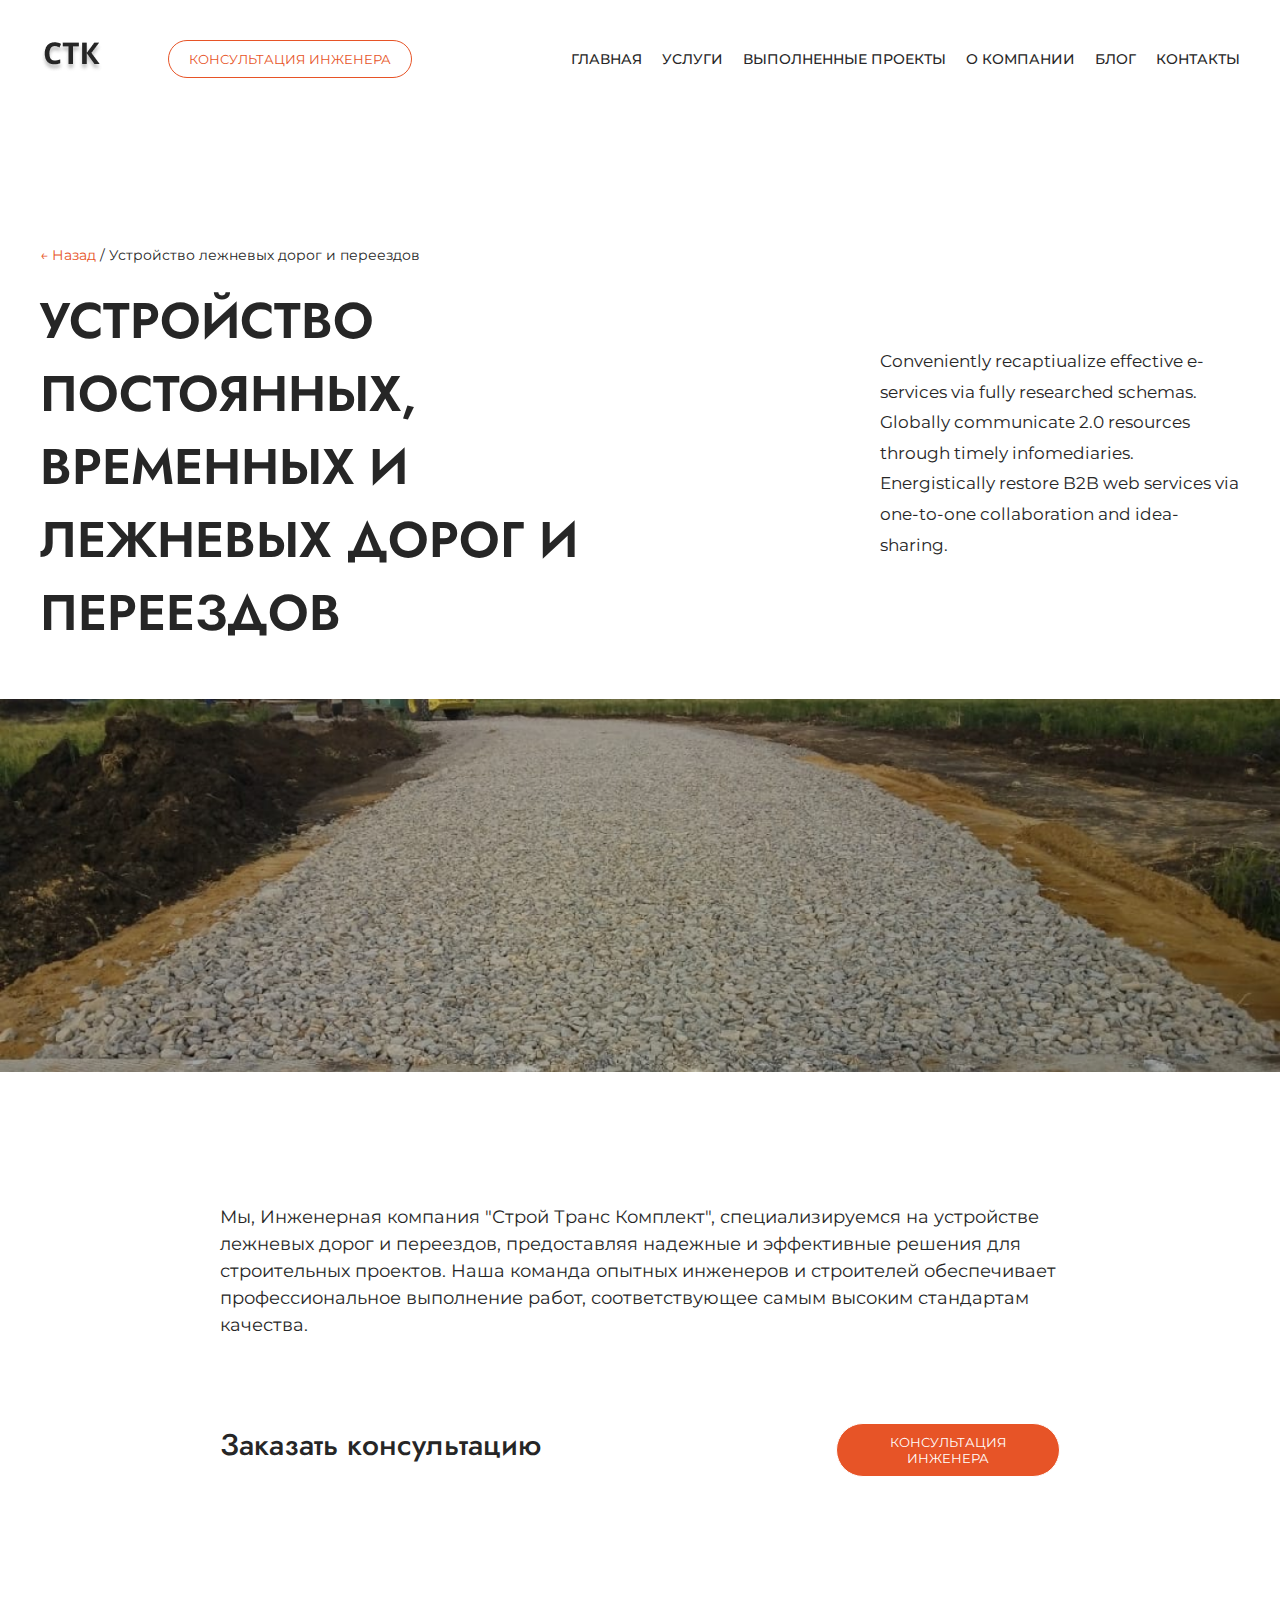
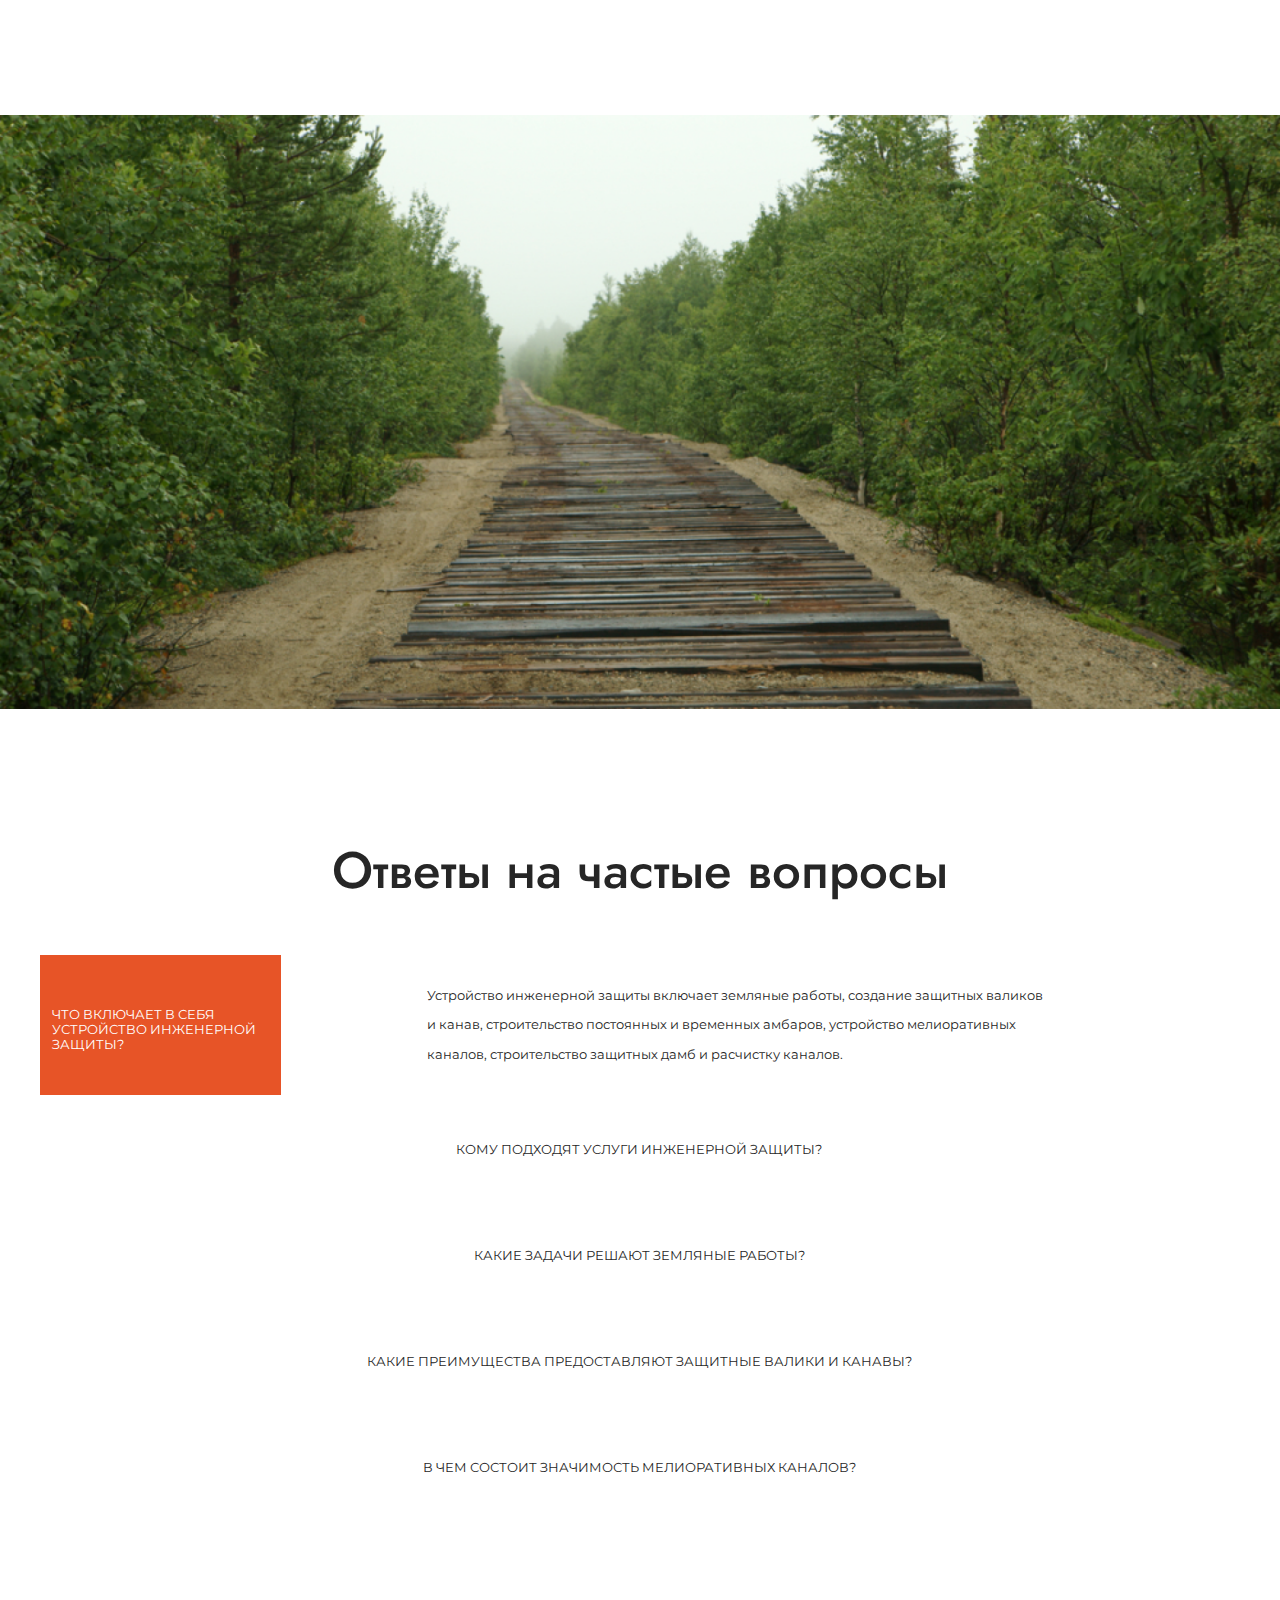
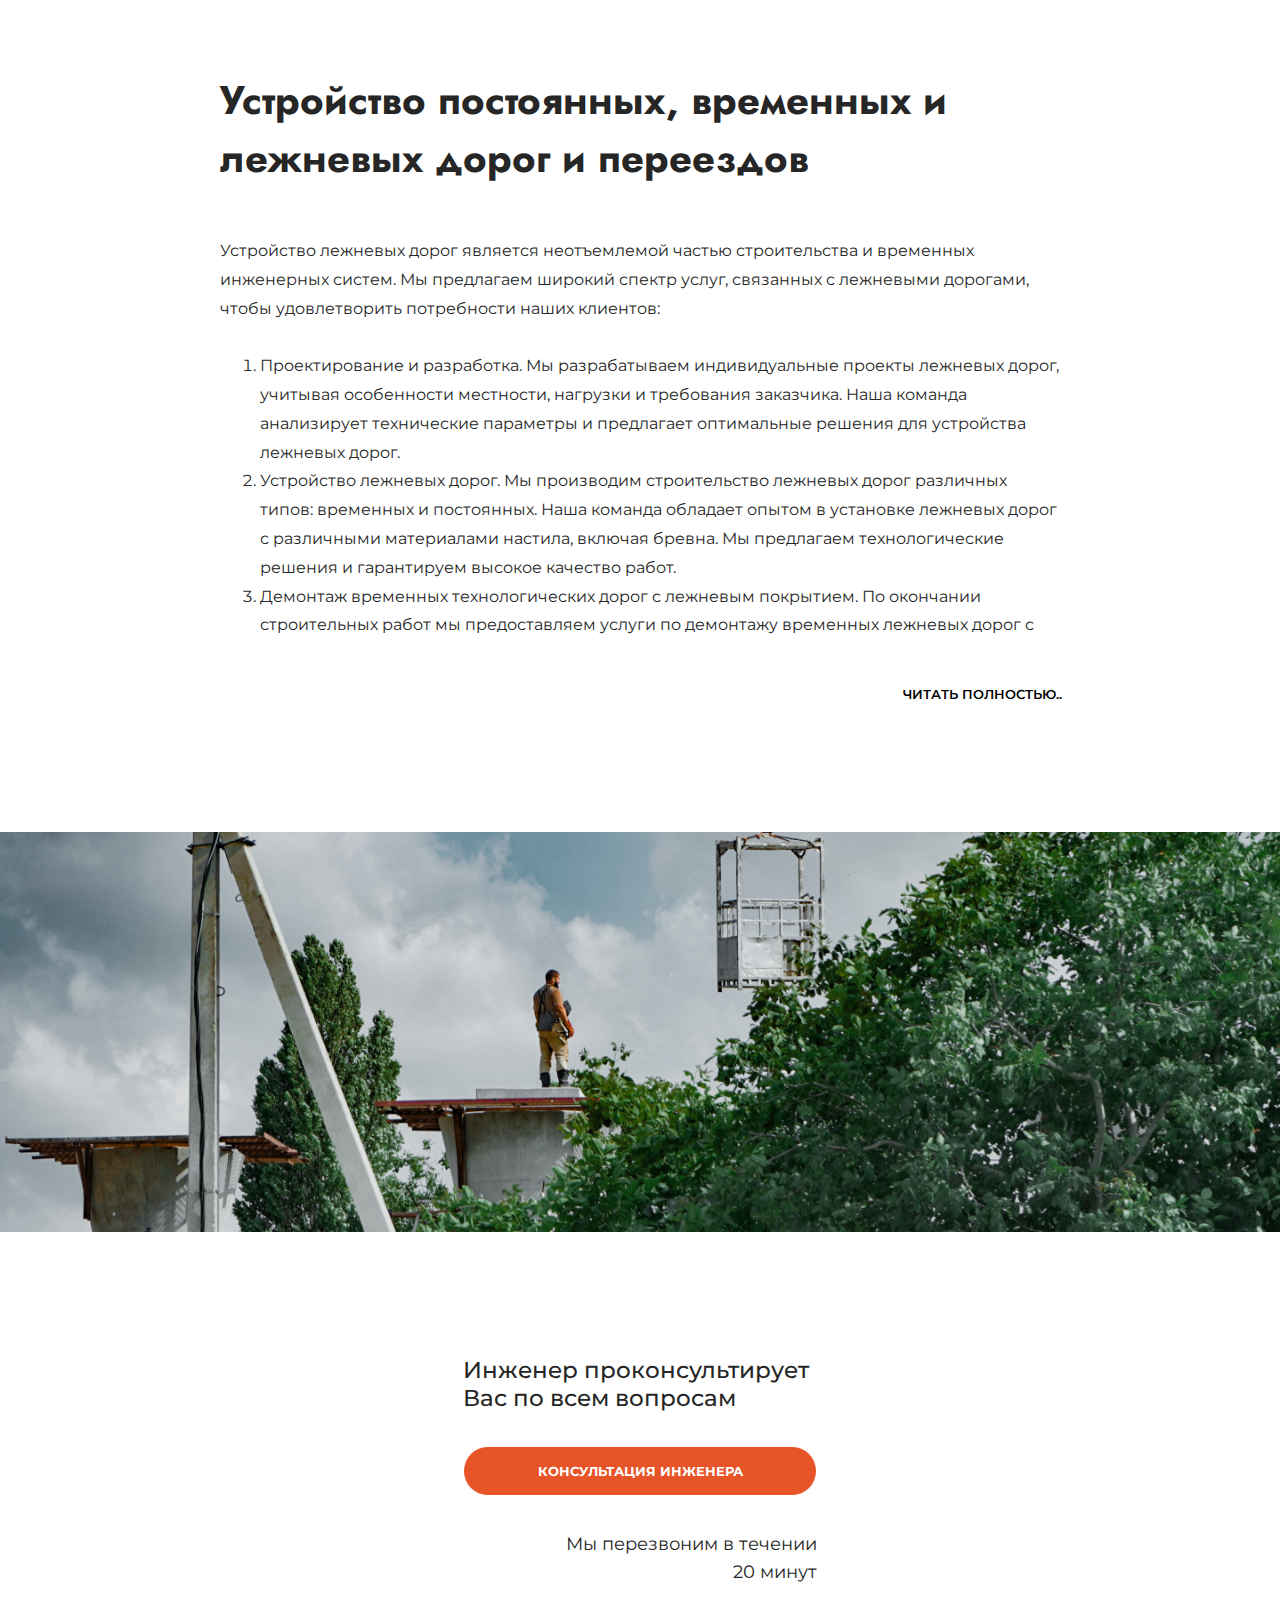
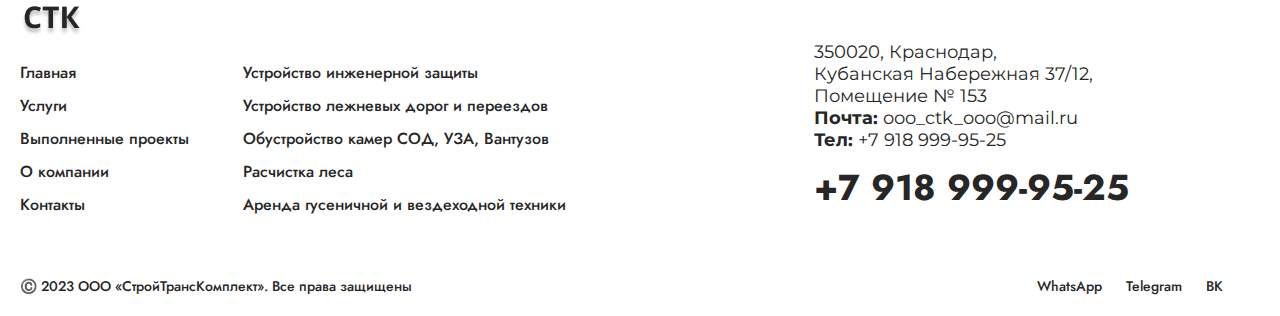
<file: services/page-2/ustrojstvo-dorog-i-pereezdov.html>
<!DOCTYPE html>
<html lang="ru">
  <head>
    <meta charset="UTF-8" />
    <meta name="viewport" content="width=device-width, initial-scale=1.0" />
    <title>Устройство дорог и переездова</title>
    <link rel="stylesheet" href="../../style.css" />
    <link rel="stylesheet" href="../style2.css" />
    <link rel="stylesheet" href="../../faq/faq.css" />
  </head>
  <body>
    <header class="header header__services">
      <div class="header__wrap">
        <div class="header__right">
          <a href="/">
            <img src="../../img/logo-dark.png" alt="" class="logo" />
          </a>
          <button class="btn btn__accent-light">Консультация инженера</button>
        </div>
        <nav class="menu">
          <a href="/" class="link-services">Главная</a>
          <a href="/" class="link-services">Услуги</a>
          <a href="../../porfolio/portfolio.html" class="link-services"
            >Выполненные проекты</a
          >
          <a href="../../about/about.html" class="link-services">О компании</a>
          <a href="../../blog/blog.html" class="link-services">Блог</a>
          <a href="/" class="link-services">Контакты</a>
        </nav>
      </div>
    </header>
    <section class="fs-page-1">
      <div class="container">
        <div class="fs-page-1__intro">
          <a href="/" class="link_main">← Назад</a>
          <span> / Устройство лежневых дорог и переездов </span>
          <div class="services-desc">
            <h1 class="services-desc__title">
              Устройство постоянных, временных и лежневых дорог и переездов
            </h1>
            <div class="services-desc__info">
              Conveniently recaptiualize effective e-services via fully
              researched schemas. Globally communicate 2.0 resources through
              timely infomediaries. Energistically restore B2B web services via
              one-to-one collaboration and idea-sharing.
            </div>
          </div>
        </div>
      </div>
      <img src="img/bg-2.png" alt="" class="fs-page-1__img" />
    </section>
    <section class="complex-services">
      <div class="container">
        <div class="complex-services__wrapper">
          <div class="complex-services_info">
            Мы, Инженерная компания "Строй Транс Комплект", специализируемся на
            устройстве лежневых дорог и переездов, предоставляя надежные и
            эффективные решения для строительных проектов. Наша команда опытных
            инженеров и строителей обеспечивает профессиональное выполнение
            работ, соответствующее самым высоким стандартам качества.
          </div>
          <div class="consultation">
            <h3 class="consultation__title">Заказать консультацию</h3>
            <button class="btn btn__accent">Консультация инженера</button>
          </div>
        </div>
      </div>
    </section>
    <section class="img-main">
      <img src="img/road.png" alt="" class="img-main__base" />
    </section>
    <section class="faq">
      <div class="container">
        <h2 class="title">Ответы на частые вопросы</h2>
        <details class="active details" open>
          <summary>Что включает в себя устройство инженерной защиты?</summary>
          <p class="faq__container">
            Устройство инженерной защиты включает земляные работы, создание
            защитных валиков и канав, строительство постоянных и временных
            амбаров, устройство мелиоративных каналов, строительство защитных
            дамб и расчистку каналов.
          </p>
        </details>
        <details class="details">
          <summary>Кому подходят услуги инженерной защиты?</summary>
          <p>
            Наши услуги подходят для строительных организаций, аграрных
            предприятий, государственных учреждений, коммерческих заказчиков и
            частных лиц, которые нуждаются в защите своих земельных участков от
            оползней, обрушений, наводнений и других геологических происшествий.
          </p>
        </details>
        <details class="details">
          <summary>Какие задачи решают земляные работы?</summary>
          <p>
            Земляные работы включают выкопку, выравнивание и формирование
            земельного участка в соответствии с требованиями заказчика. Они
            необходимы для подготовки площадки под строительство или другие
            цели.
          </p>
        </details>
        <details class="details">
          <summary>
            Какие преимущества предоставляют защитные валики и канавы?
          </summary>
          <p>
            Защитные валики и канавы эффективно предотвращают сходы грунта и
            снижают риск обрушений. Они создают дополнительный барьер для
            сохранения безопасности и защиты земельных участков и
            инфраструктуры.
          </p>
        </details>
        <details class="details">
          <summary>В чем состоит значимость мелиоративных каналов?</summary>
          <p>Здесь должен быть текст</p>
        </details>
      </div>
    </section>
    <section class="article">
      <div class="container">
        <div class="complex-services__wrapper">
          <h3 class="article__title">
            Устройство постоянных, временных и лежневых дорог и переездов
          </h3>
          <div class="article__text">
            <p>
              Устройство лежневых дорог является неотъемлемой частью
              строительства и временных инженерных систем. Мы предлагаем широкий
              спектр услуг, связанных с лежневыми дорогами, чтобы удовлетворить
              потребности наших клиентов:
            </p>
            <br />
            <ol>
              <li>
                Проектирование и разработка. Мы разрабатываем индивидуальные
                проекты лежневых дорог, учитывая особенности местности, нагрузки
                и требования заказчика. Наша команда анализирует технические
                параметры и предлагает оптимальные решения для устройства
                лежневых дорог.
              </li>
              <li>
                Устройство лежневых дорог. Мы производим строительство лежневых
                дорог различных типов: временных и постоянных. Наша команда
                обладает опытом в установке лежневых дорог с различными
                материалами настила, включая бревна. Мы предлагаем
                технологические решения и гарантируем высокое качество работ.
              </li>
              <li>
                Демонтаж временных технологических дорог с лежневым покрытием.
                По окончании строительных работ мы предоставляем услуги по
                демонтажу временных лежневых дорог с сохранением их ресурсов. Мы
                выполняем эту задачу профессионально и безопасно, минимизируя
                воздействие на окружающую среду.
              </li>
              <li>
                Смета и расценка. Мы предоставляем детальные сметы на устройство
                лежневых дорог, учитывая все необходимые материалы,
                технологические операции и ресурсы. Наши расценки честны и
                прозрачны, позволяя клиентам оценить стоимость проекта и
                планировать свои финансовые ресурсы.
              </li>
            </ol>
            <br />
            <p>
              Мы также специализируемся на устройстве лежневых временных дорог,
              которые являются надежным и эффективным решением для временного
              проезда в условиях строительства или ремонтных работ. Наша
              компания обладает опытом и знаниями в создании лежневых временных
              дорог, которые обеспечивают безопасное передвижение транспорта и
              оборудования.
            </p>
            <br />
            <p>
              При устройстве лежневых временных дорог мы учитываем особенности
              конкретного проекта, а также условия местности и требования
              заказчика. Мы предлагаем различные типы временных лежневых дорог,
              включая дороги с настилом из бревен. Бревна являются прочным и
              надежным материалом, обладающим хорошей несущей способностью.
            </p>
            <br />
            <p>
              Наша команда профессионалов осуществляет все необходимые работы по
              устройству лежневых дорог: планировку участка, подготовку
              основания, укладку и закрепление настила, а также дополнительные
              мероприятия, такие как установка укрепительных конструкций и
              систем дренажа. Мы гарантируем качественное выполнение каждого
              этапа работ с использованием передовых технологий и оборудования.
            </p>
            <br />
            <p>
              Наша компания также предлагает услуги по расценке и составлению
              сметы на устройство лежневых дорог. Мы учитываем все необходимые
              факторы, включая объем работ, выбранный тип лежневой дороги,
              материалы, расходы на оборудование и трудозатраты. Это позволяет
              заказчикам точно оценить стоимость проекта и планировать свои
              финансовые ресурсы.
            </p>
            <br />
            <p>
              Мы гордимся своими профессиональными навыками, инженерными
              решениями и вниманием к деталям при устройстве лежневых дорог и
              переездов. Наша цель - обеспечить клиентов надежными, безопасными
              и эффективными инженерными системами, которые соответствуют их
              потребностям и требованиям. Обратившись к нам, вы можете быть
              уверены в получении высокого качества услуг и надежного
              партнерства на протяжении всего проекта.
            </p>
          </div>
        </div>
      </div>
      <button class="read-more">Читать полностью..</button>
    </section>
    <section class="pre-footer" id="contacts">
      <img src="../../img/pre-footer.png" alt="" class="pre-foter__img" />
      <div class="container">
        <div class="pre-footer__consult">
          <div class="pre-footer__info">
            Инженер проконсультирует Вас по всем вопросам
          </div>
          <button class="btn btn__accent">Консультация инженера</button>
          <span>
            Мы перезвоним в течении <br />
            20 минут
          </span>
        </div>
      </div>
    </section>
    <footer class="footer">
      <img src="../../img/logo-dark.png" alt="СТК" class="logo" />
      <div class="footer__wrapper">
        <div class="footer__wrapper-menu">
          <nav class="footer__menu">
            <a href="/" class="footer__link">Главная</a>
            <a href="/" class="footer__link">Услуги</a>
            <a href="../../porfolio/portfolio.html" class="footer__link"
              >Выполненные проекты</a
            >
            <a href="../../about/about.html" class="footer__link">О компании</a>
            <a href="/" class="footer__link">Контакты</a>
          </nav>
          <nav class="menu__services">
            <a
              href="../page-1/ustrojstvo-inzhenernoj-zashchity.html"
              class="footer__link"
              >Устройство инженерной защиты
            </a>
            <a
              href="../page-2/ustrojstvo-dorog-i-pereezdov.html"
              class="footer__link"
            >
              Устройство лежневых дорог и переездов
            </a>
            <a href="../page-3/obustrojstvo.html" class="footer__link">
              Обустройство камер СОД, УЗА, Вантузов
            </a>
            <a href="../page-4/raschistka-lesa.html" class="footer__link"
              >Расчистка леса
            </a>
            <a href="../page-5/arenda.html" class="footer__link">
              Аренда гусеничной и вездеходной техники
            </a>
          </nav>
        </div>
        <div class="footer__wrapper-info">
          <div class="footer-info">
            350020, Краснодар, <br />Кубанская Набережная 37/12, <br />Помещение
            № 153
            <div class="contacts">
              <strong>Почта:</strong>
              <a href=" mailto:ooo_ctk_ooo@mail.ru"> ooo_ctk_ooo@mail.ru </a>
              <br />
              <strong>Тел:</strong>
              <a href="tel:+79189999528">+7 918 999-95-25</a>
            </div>
          </div>
          <a href="tel:+79189999528" class="footer__number">+7 918 999-95-25</a>
        </div>
      </div>
      <div class="footer__desc">
        <span class="company">
          ©️ 2023 ООО «СтройТрансКомплект». Все права защищены
        </span>
        <div class="networks">
          <a href="https://wa.me/4957777777" class="social">WhatsApp</a>
          <a href="https://t.me/agvento-test" class="social">Telegram</a>
          <a href="vk.me/agvento" class="social">ВК</a>
        </div>
      </div>
    </footer>
    <script src="../../faq/faq.js"></script>
  </body>
</html>
</file>
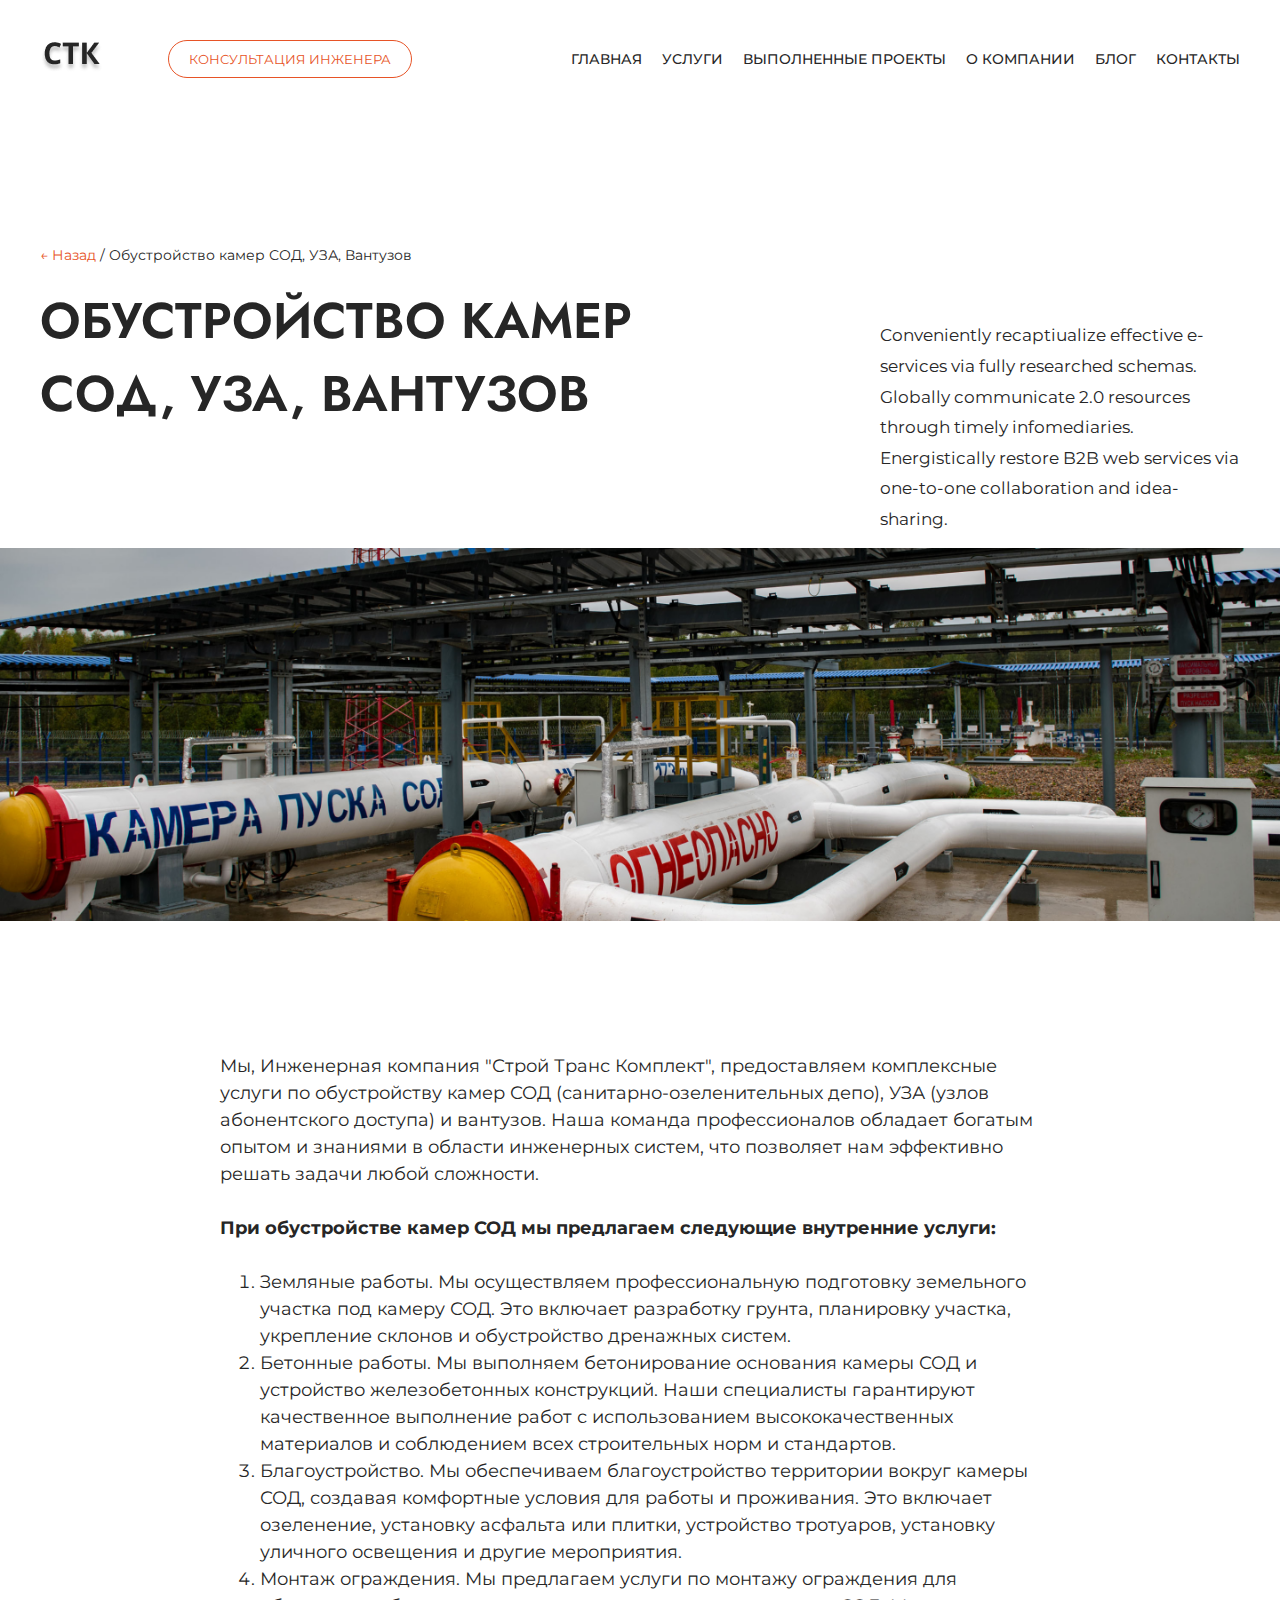
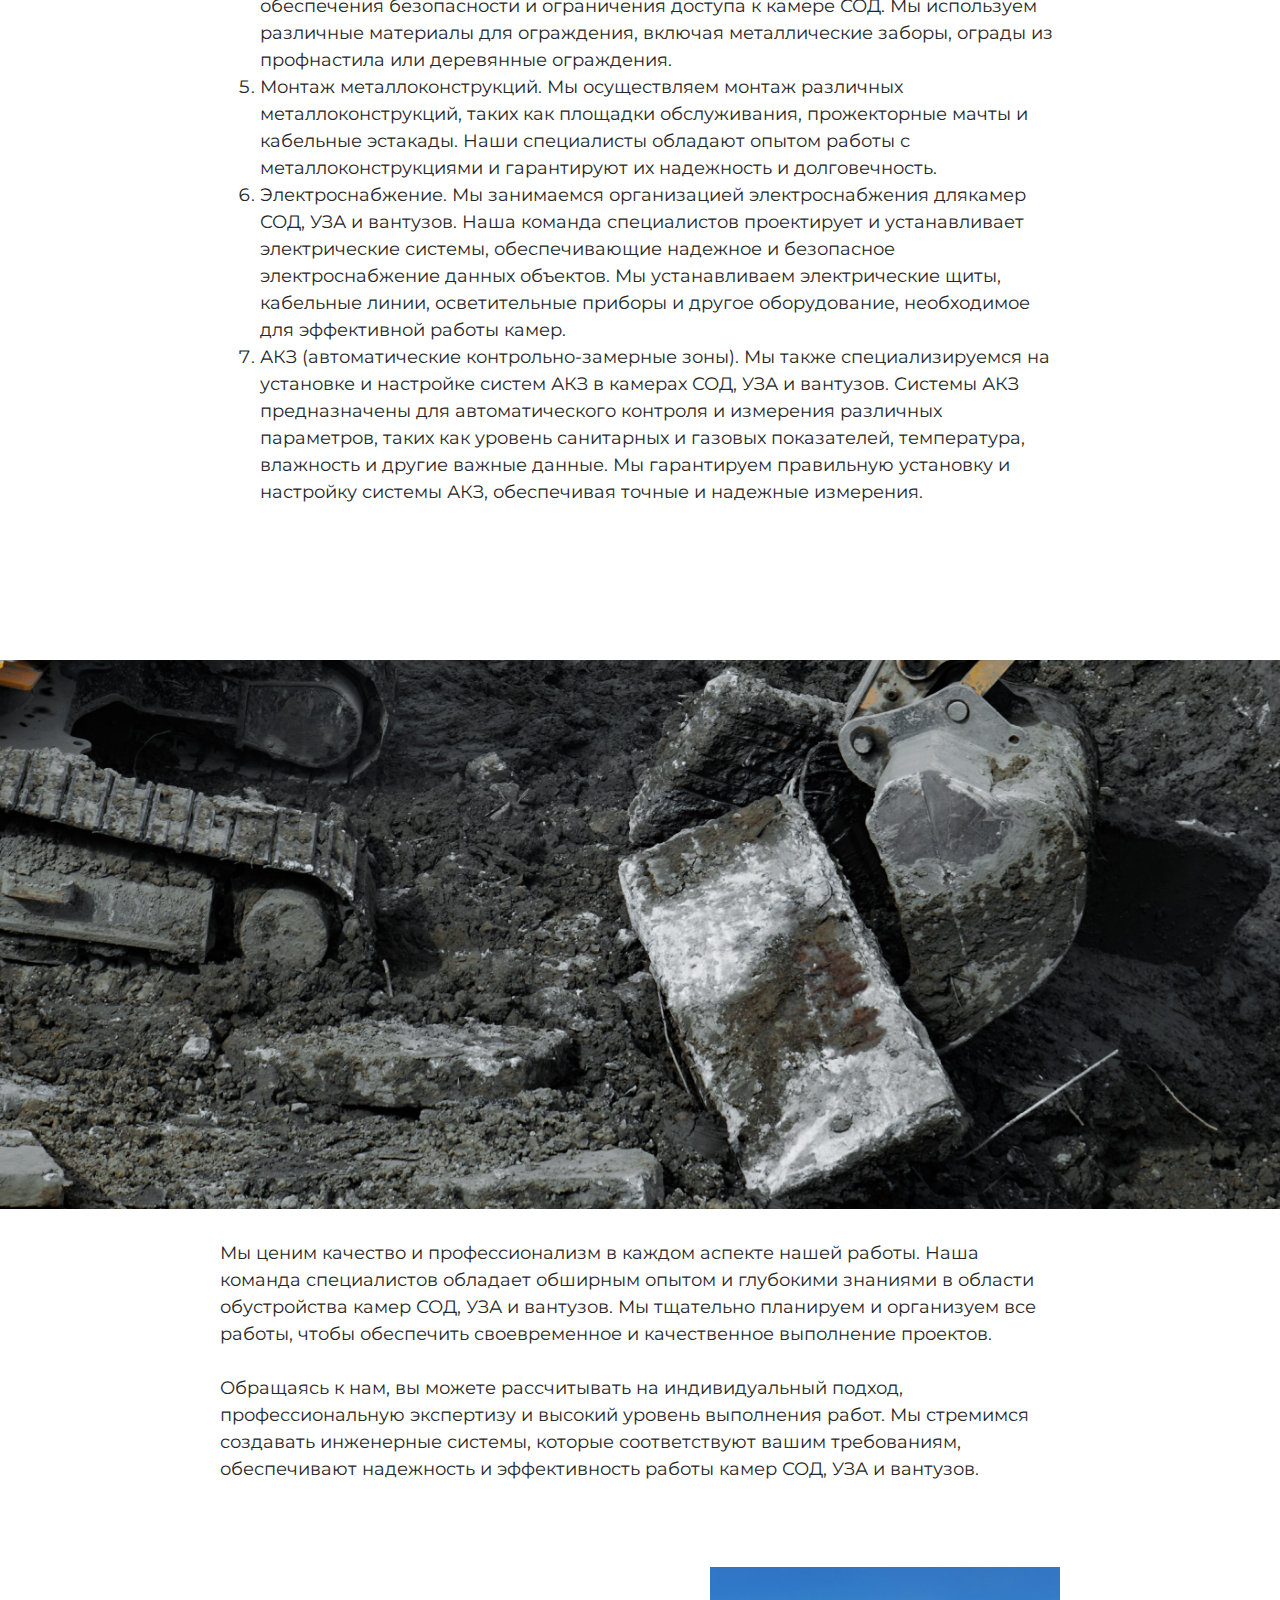
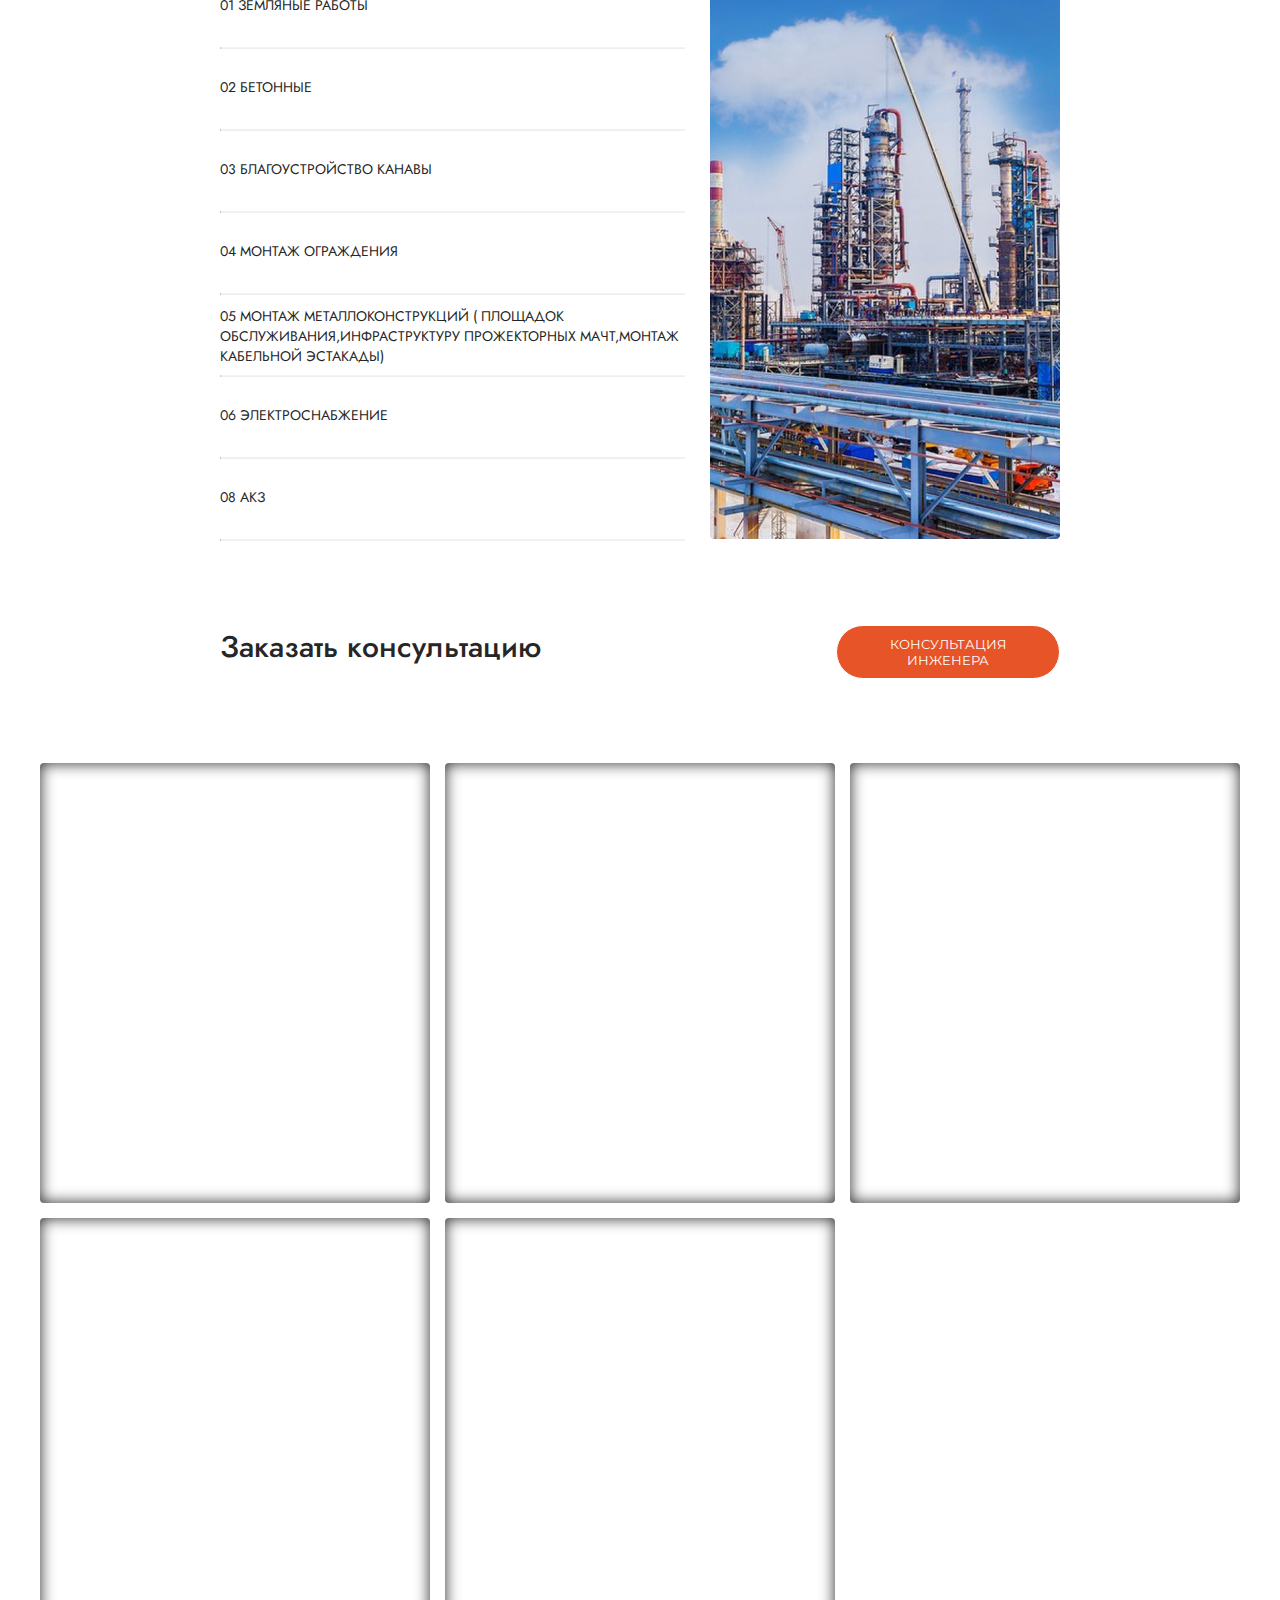
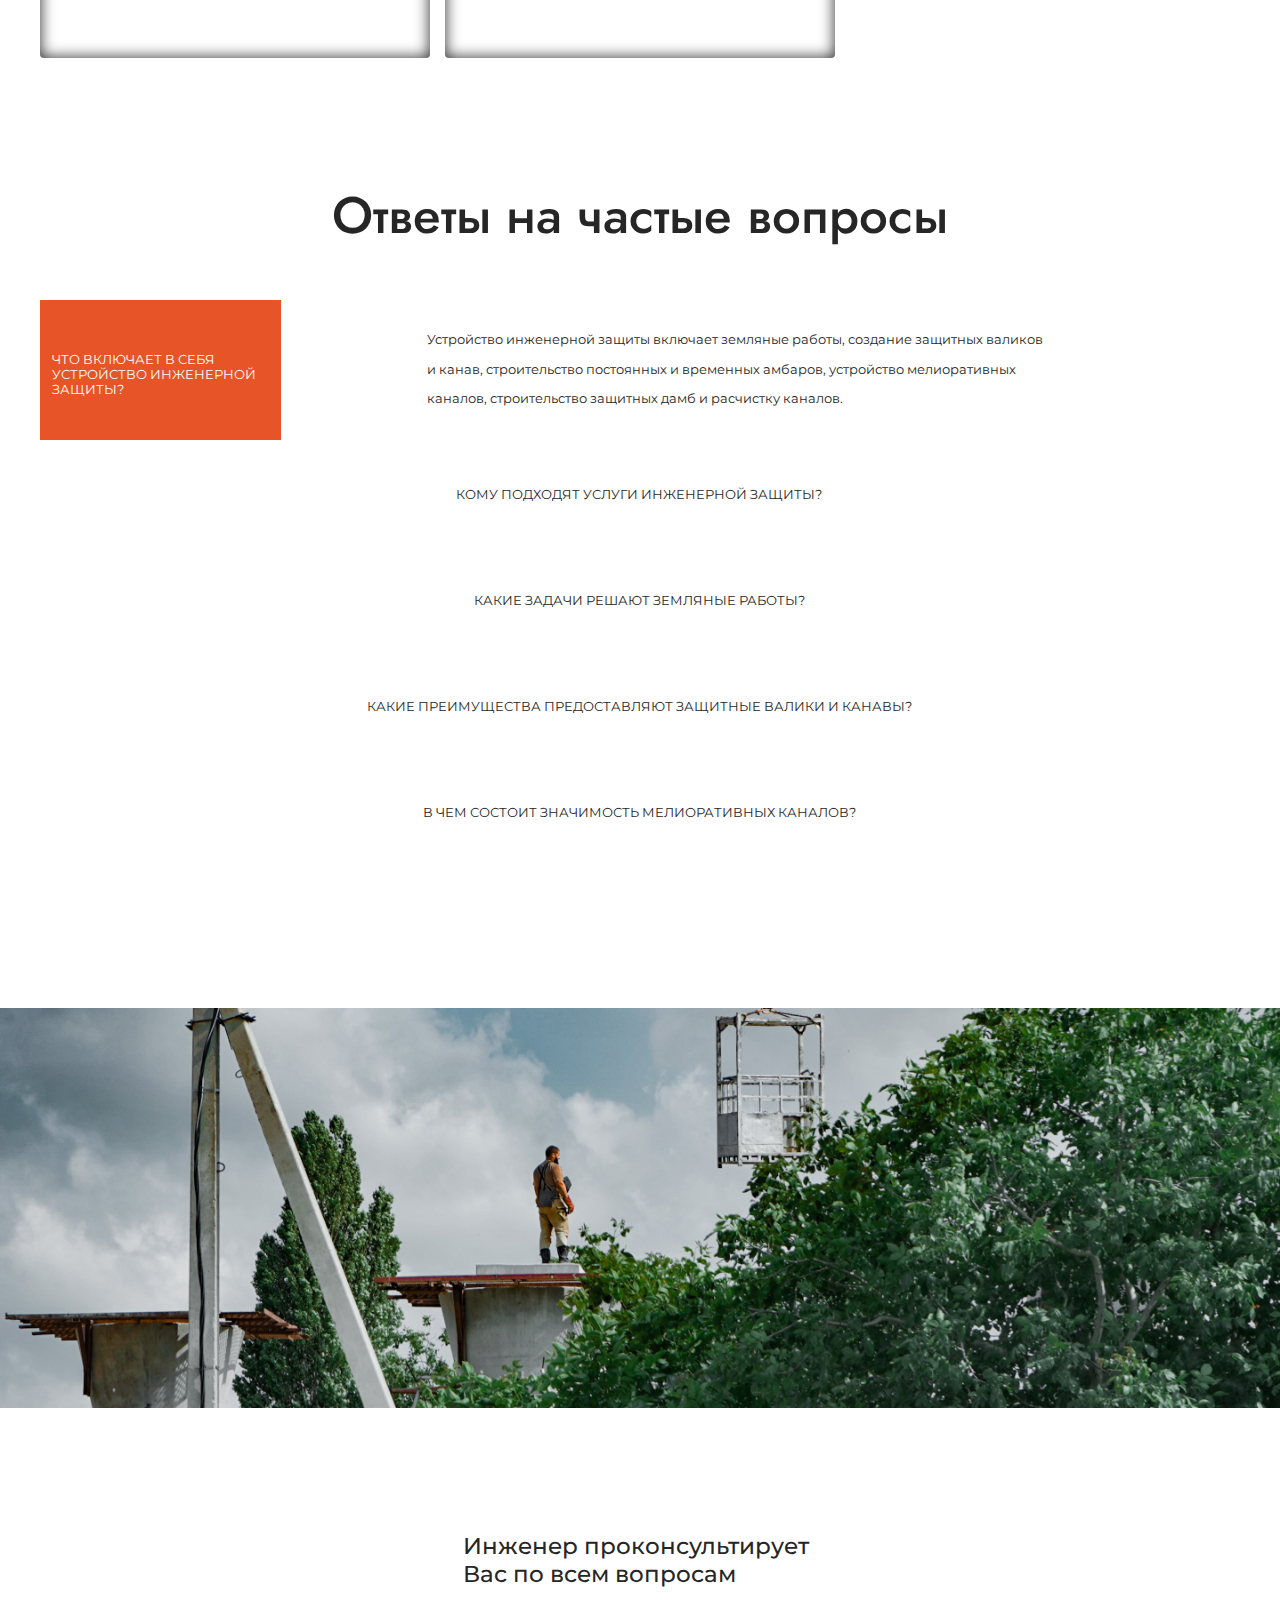
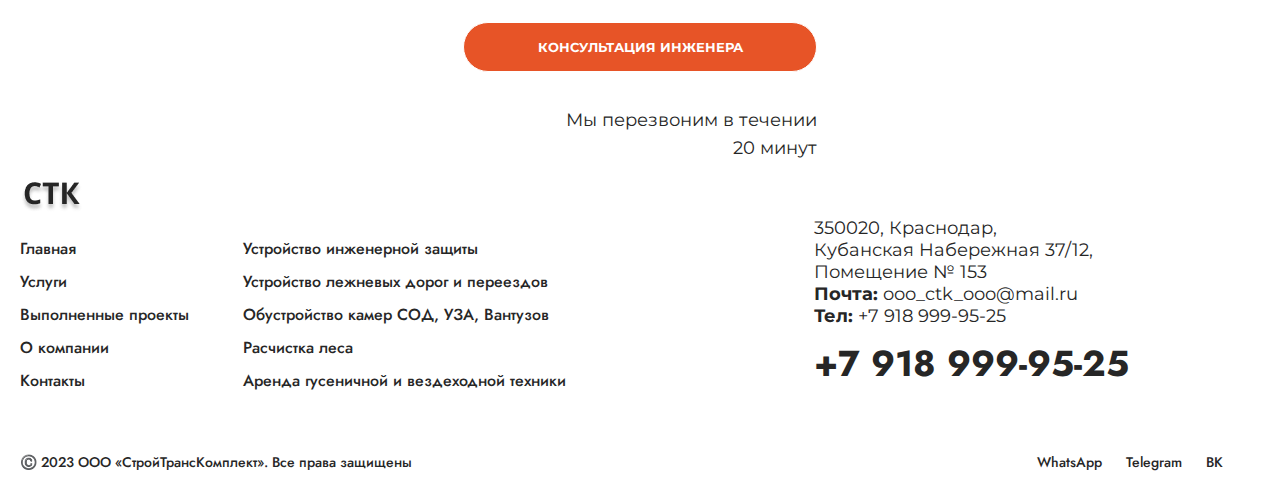
<file: services/page-3/obustrojstvo.html>
<!DOCTYPE html>
<html lang="ru">
  <head>
    <meta charset="UTF-8" />
    <meta name="viewport" content="width=device-width, initial-scale=1.0" />
    <title>Обустройство</title>
    <link rel="stylesheet" href="../../style.css" />
    <link rel="stylesheet" href="../../faq/faq.css" />
    <link rel="stylesheet" href="../style2.css" />
    <link rel="stylesheet" href="../../gallery/gallery.css" />
    <link rel="stylesheet" href="obustrojstvo.css" />
  </head>
  <body>
    <header class="header header__services">
      <div class="header__wrap">
        <div class="header__right">
          <a href="/">
            <img src="../../img/logo-dark.png" alt="" class="logo" />
          </a>
          <button class="btn btn__accent-light">Консультация инженера</button>
        </div>
        <nav class="menu">
          <a href="/" class="link-services">Главная</a>
          <a href="/" class="link-services">Услуги</a>
          <a href="../../porfolio/portfolio.html" class="link-services"
            >Выполненные проекты</a
          >
          <a href="../../about/about.html" class="link-services">О компании</a>
          <a href="../../blog/blog.html" class="link-services">Блог</a>
          <a href="/" class="link-services">Контакты</a>
        </nav>
      </div>
    </header>
    <section class="fs-page-1">
      <div class="container">
        <div class="fs-page-1__intro">
          <a href="/" class="link_main">← Назад</a>
          <span> / Обустройство камер СОД, УЗА, Вантузов </span>
          <div class="services-desc">
            <h1 class="services-desc__title">
              Обустройство камер СОД, УЗА, Вантузов
            </h1>
            <div class="services-desc__info">
              Conveniently recaptiualize effective e-services via fully
              researched schemas. Globally communicate 2.0 resources through
              timely infomediaries. Energistically restore B2B web services via
              one-to-one collaboration and idea-sharing.
            </div>
          </div>
        </div>
      </div>
      <img src="img/bg-3.png" alt="" class="fs-page-1__img" />
    </section>
    <section class="complex-services">
      <div class="container">
        <div class="complex-services__wrapper">
          <div class="complex-services_info">
            <p>
              Мы, Инженерная компания "Строй Транс Комплект", предоставляем
              комплексные услуги по обустройству камер СОД
              (санитарно-озеленительных депо), УЗА (узлов абонентского доступа)
              и вантузов. Наша команда профессионалов обладает богатым опытом и
              знаниями в области инженерных систем, что позволяет нам эффективно
              решать задачи любой сложности.
            </p>
            <br />
            <h4 class="complex-services__container_title">
              При обустройстве камер СОД мы предлагаем следующие внутренние
              услуги:
            </h4>
            <br />
            <ol>
              <li>
                Земляные работы. Мы осуществляем профессиональную подготовку
                земельного участка под камеру СОД. Это включает разработку
                грунта, планировку участка, укрепление склонов и обустройство
                дренажных систем.
              </li>
              <li>
                Бетонные работы. Мы выполняем бетонирование основания камеры СОД
                и устройство железобетонных конструкций. Наши специалисты
                гарантируют качественное выполнение работ с использованием
                высококачественных материалов и соблюдением всех строительных
                норм и стандартов.
              </li>
              <li>
                Благоустройство. Мы обеспечиваем благоустройство территории
                вокруг камеры СОД, создавая комфортные условия для работы и
                проживания. Это включает озеленение, установку асфальта или
                плитки, устройство тротуаров, установку уличного освещения и
                другие мероприятия.
              </li>
              <li>
                Монтаж ограждения. Мы предлагаем услуги по монтажу ограждения
                для обеспечения безопасности и ограничения доступа к камере СОД.
                Мы используем различные материалы для ограждения, включая
                металлические заборы, ограды из профнастила или деревянные
                ограждения.
              </li>
              <li>
                Монтаж металлоконструкций. Мы осуществляем монтаж различных
                металлоконструкций, таких как площадки обслуживания,
                прожекторные мачты и кабельные эстакады. Наши специалисты
                обладают опытом работы с металлоконструкциями и гарантируют их
                надежность и долговечность.
              </li>
              <li>
                Электроснабжение. Мы занимаемся организацией электроснабжения
                длякамер СОД, УЗА и вантузов. Наша команда специалистов
                проектирует и устанавливает электрические системы,
                обеспечивающие надежное и безопасное электроснабжение данных
                объектов. Мы устанавливаем электрические щиты, кабельные линии,
                осветительные приборы и другое оборудование, необходимое для
                эффективной работы камер.
              </li>
              <li>
                АКЗ (автоматические контрольно-замерные зоны). Мы также
                специализируемся на установке и настройке систем АКЗ в камерах
                СОД, УЗА и вантузов. Системы АКЗ предназначены для
                автоматического контроля и измерения различных параметров, таких
                как уровень санитарных и газовых показателей, температура,
                влажность и другие важные данные. Мы гарантируем правильную
                установку и настройку системы АКЗ, обеспечивая точные и надежные
                измерения.
              </li>
            </ol>
          </div>
        </div>
      </div>
    </section>
    <section class="img-main">
      <img src="img/covsh.png" alt="" class="img-main__base" />
    </section>
    <section class="complex-services">
      <div class="container">
        <div class="complex-services__wrapper">
          <div class="complex-services_info">
            <br />
            <p>
              Мы ценим качество и профессионализм в каждом аспекте нашей работы.
              Наша команда специалистов обладает обширным опытом и глубокими
              знаниями в области обустройства камер СОД, УЗА и вантузов. Мы
              тщательно планируем и организуем все работы, чтобы обеспечить
              своевременное и качественное выполнение проектов.
            </p>
            <br />
            <p>
              Обращаясь к нам, вы можете рассчитывать на индивидуальный подход,
              профессиональную экспертизу и высокий уровень выполнения работ. Мы
              стремимся создавать инженерные системы, которые соответствуют
              вашим требованиям, обеспечивают надежность и эффективность работы
              камер СОД, УЗА и вантузов.
            </p>
          </div>
          <div class="complex-services__desc">
            <div class="complex__works">
              <span class="work"> 01 Земляные работы </span>
              <hr />
              <span class="work"> 02 Бетонные </span>
              <hr />
              <span class="work"> 03 Благоустройство канавы </span>
              <hr />
              <span class="work"> 04 Монтаж ограждения </span>
              <hr />
              <span class="work">
                05 Монтаж металлоконструкций ( площадок
                обслуживания,инфраструктуру прожекторных мачт,монтаж кабельной
                эстакады)
              </span>
              <hr />
              <span class="work"> 06 Электроснабжение</span>
              <hr />
              <span class="work"> 08 АКЗ </span>
              <hr />
            </div>
            <img src="img/comple-uslug.png" alt="" class="complex__img" />
          </div>
          <div class="consultation">
            <h3 class="consultation__title">Заказать консультацию</h3>
            <button class="btn btn__accent">Консультация инженера</button>
          </div>
        </div>
      </div>
    </section>
    <section class="gallery">
      <div class="container">
        <div class="gallery__wrapper">
          <div class="image" style="--bg-3: url(img/gallery/gal-1.png)"></div>
          <div class="image" style="--bg-3: url(img/gallery/gal-2.png)"></div>
          <div class="image" style="--bg-3: url(img/gallery/gal-3.png)"></div>
          <div class="image" style="--bg-3: url(img/gallery/gal-4.png)"></div>
          <div class="image" style="--bg-3: url(img/gallery/gal-5.png)"></div>
        </div>
      </div>
    </section>
    <section class="faq">
      <div class="container">
        <h2 class="title">Ответы на частые вопросы</h2>
        <details class="active details" open>
          <summary>Что включает в себя устройство инженерной защиты?</summary>
          <p class="faq__container">
            Устройство инженерной защиты включает земляные работы, создание
            защитных валиков и канав, строительство постоянных и временных
            амбаров, устройство мелиоративных каналов, строительство защитных
            дамб и расчистку каналов.
          </p>
        </details>
        <details class="details">
          <summary>Кому подходят услуги инженерной защиты?</summary>
          <p>
            Наши услуги подходят для строительных организаций, аграрных
            предприятий, государственных учреждений, коммерческих заказчиков и
            частных лиц, которые нуждаются в защите своих земельных участков от
            оползней, обрушений, наводнений и других геологических происшествий.
          </p>
        </details>
        <details class="details">
          <summary>Какие задачи решают земляные работы?</summary>
          <p>
            Земляные работы включают выкопку, выравнивание и формирование
            земельного участка в соответствии с требованиями заказчика. Они
            необходимы для подготовки площадки под строительство или другие
            цели.
          </p>
        </details>
        <details class="details">
          <summary>
            Какие преимущества предоставляют защитные валики и канавы?
          </summary>
          <p>
            Защитные валики и канавы эффективно предотвращают сходы грунта и
            снижают риск обрушений. Они создают дополнительный барьер для
            сохранения безопасности и защиты земельных участков и
            инфраструктуры.
          </p>
        </details>
        <details class="details">
          <summary>В чем состоит значимость мелиоративных каналов?</summary>
          <p>Здесь должен быть текст</p>
        </details>
      </div>
    </section>
    <section class="pre-footer" id="contacts">
      <img src="../../img/pre-footer.png" alt="" class="pre-foter__img" />
      <div class="container">
        <div class="pre-footer__consult">
          <div class="pre-footer__info">
            Инженер проконсультирует Вас по всем вопросам
          </div>
          <button class="btn btn__accent">Консультация инженера</button>
          <span>
            Мы перезвоним в течении <br />
            20 минут
          </span>
        </div>
      </div>
    </section>
    <footer class="footer">
      <img src="../../img/logo-dark.png" alt="СТК" class="logo" />
      <div class="footer__wrapper">
        <div class="footer__wrapper-menu">
          <nav class="footer__menu">
            <a href="/" class="footer__link">Главная</a>
            <a href="/" class="footer__link">Услуги</a>
            <a href="../../porfolio/portfolio.html" class="footer__link"
              >Выполненные проекты</a
            >
            <a href="../../about/about.html" class="footer__link">О компании</a>
            <a href="/" class="footer__link">Контакты</a>
          </nav>
          <nav class="menu__services">
            <a
              href="../page-1/ustrojstvo-inzhenernoj-zashchity.html"
              class="footer__link"
              >Устройство инженерной защиты
            </a>
            <a
              href="../page-2/ustrojstvo-dorog-i-pereezdov.html"
              class="footer__link"
            >
              Устройство лежневых дорог и переездов
            </a>
            <a href="../page-3/obustrojstvo.html" class="footer__link">
              Обустройство камер СОД, УЗА, Вантузов
            </a>
            <a href="../page-4/raschistka-lesa.html" class="footer__link"
              >Расчистка леса
            </a>
            <a href="../page-5/arenda.html" class="footer__link">
              Аренда гусеничной и вездеходной техники
            </a>
          </nav>
        </div>
        <div class="footer__wrapper-info">
          <div class="footer-info">
            350020, Краснодар, <br />Кубанская Набережная 37/12, <br />Помещение
            № 153
            <div class="contacts">
              <strong>Почта:</strong>
              <a href=" mailto:ooo_ctk_ooo@mail.ru"> ooo_ctk_ooo@mail.ru </a>
              <br />
              <strong>Тел:</strong>
              <a href="tel:+79189999528">+7 918 999-95-25</a>
            </div>
          </div>
          <a href="tel:+79189999528" class="footer__number">+7 918 999-95-25</a>
        </div>
      </div>
      <div class="footer__desc">
        <span class="company">
          ©️ 2023 ООО «СтройТрансКомплект». Все права защищены
        </span>
        <div class="networks">
          <a href="https://wa.me/4957777777" class="social">WhatsApp</a>
          <a href="https://t.me/agvento-test" class="social">Telegram</a>
          <a href="vk.me/agvento" class="social">ВК</a>
        </div>
      </div>
    </footer>
    <script src="../../faq/faq.js"></script>
  </body>
</html>
</file>
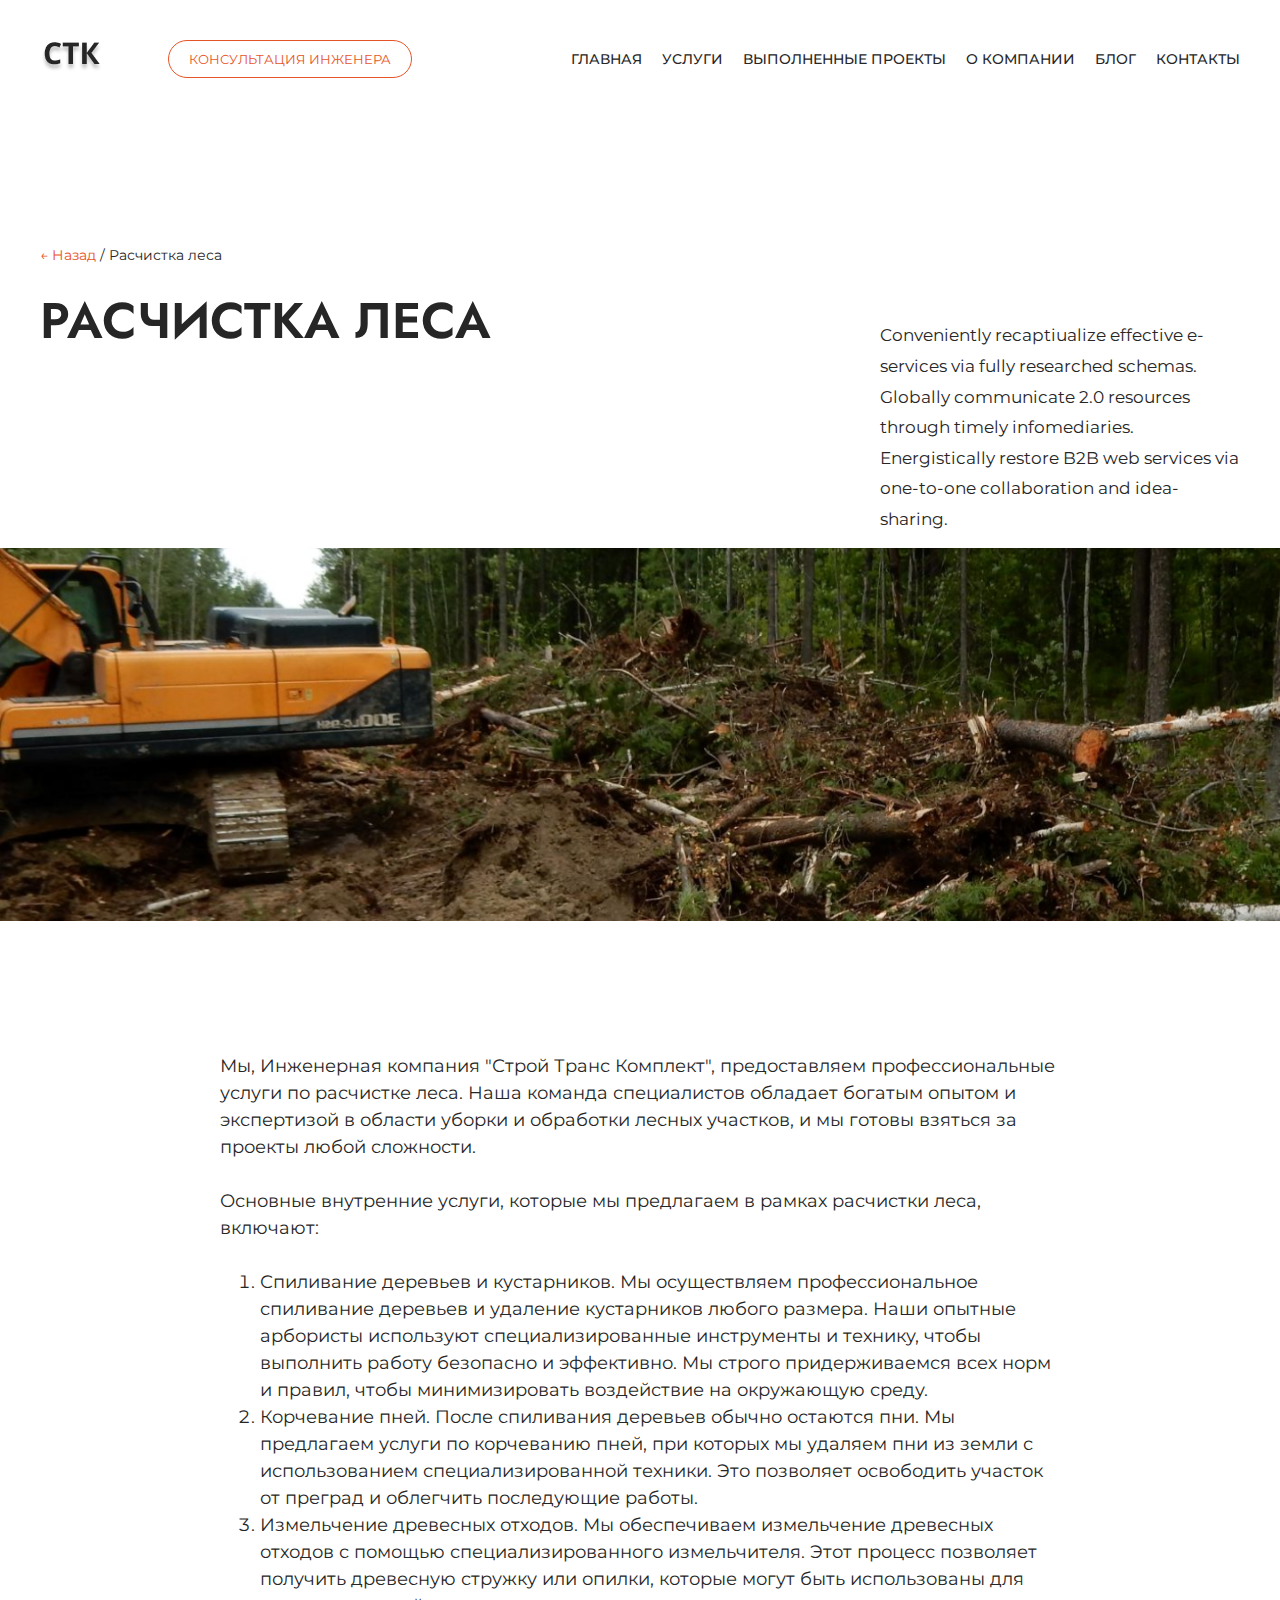
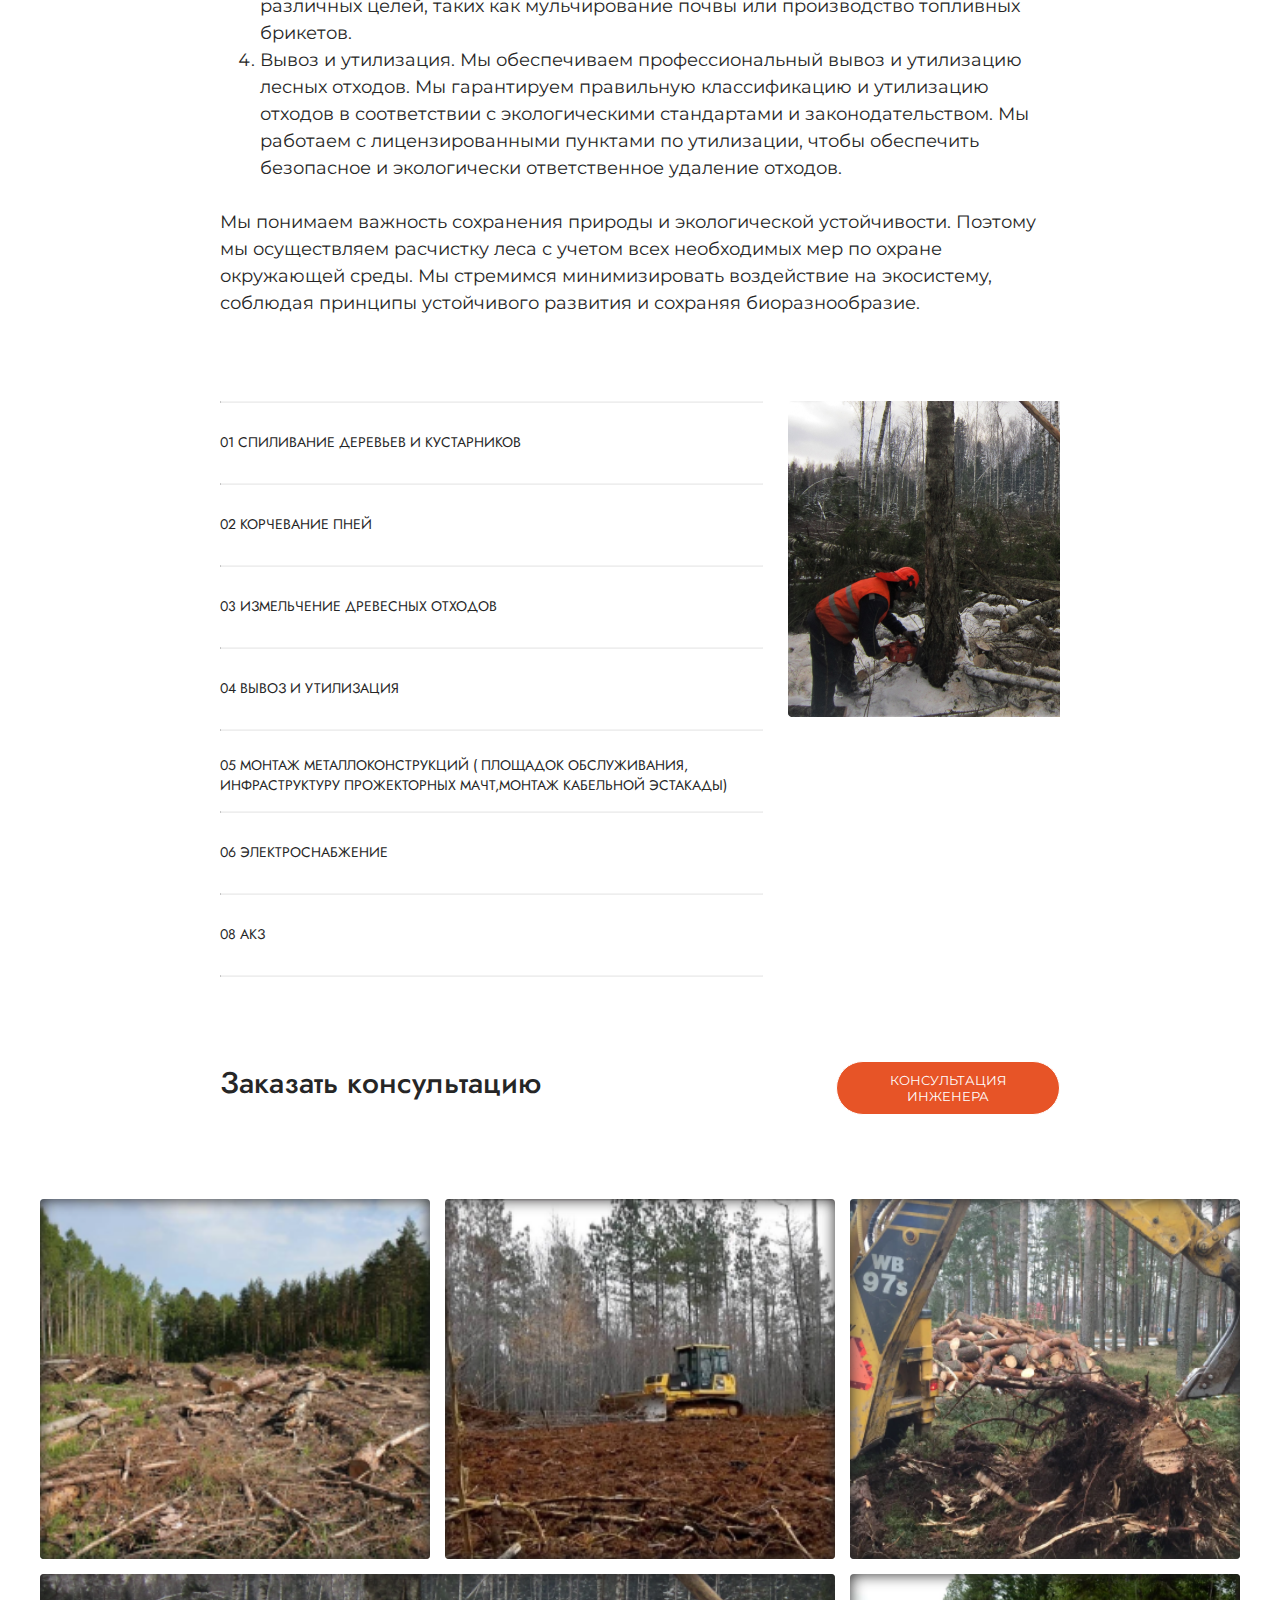
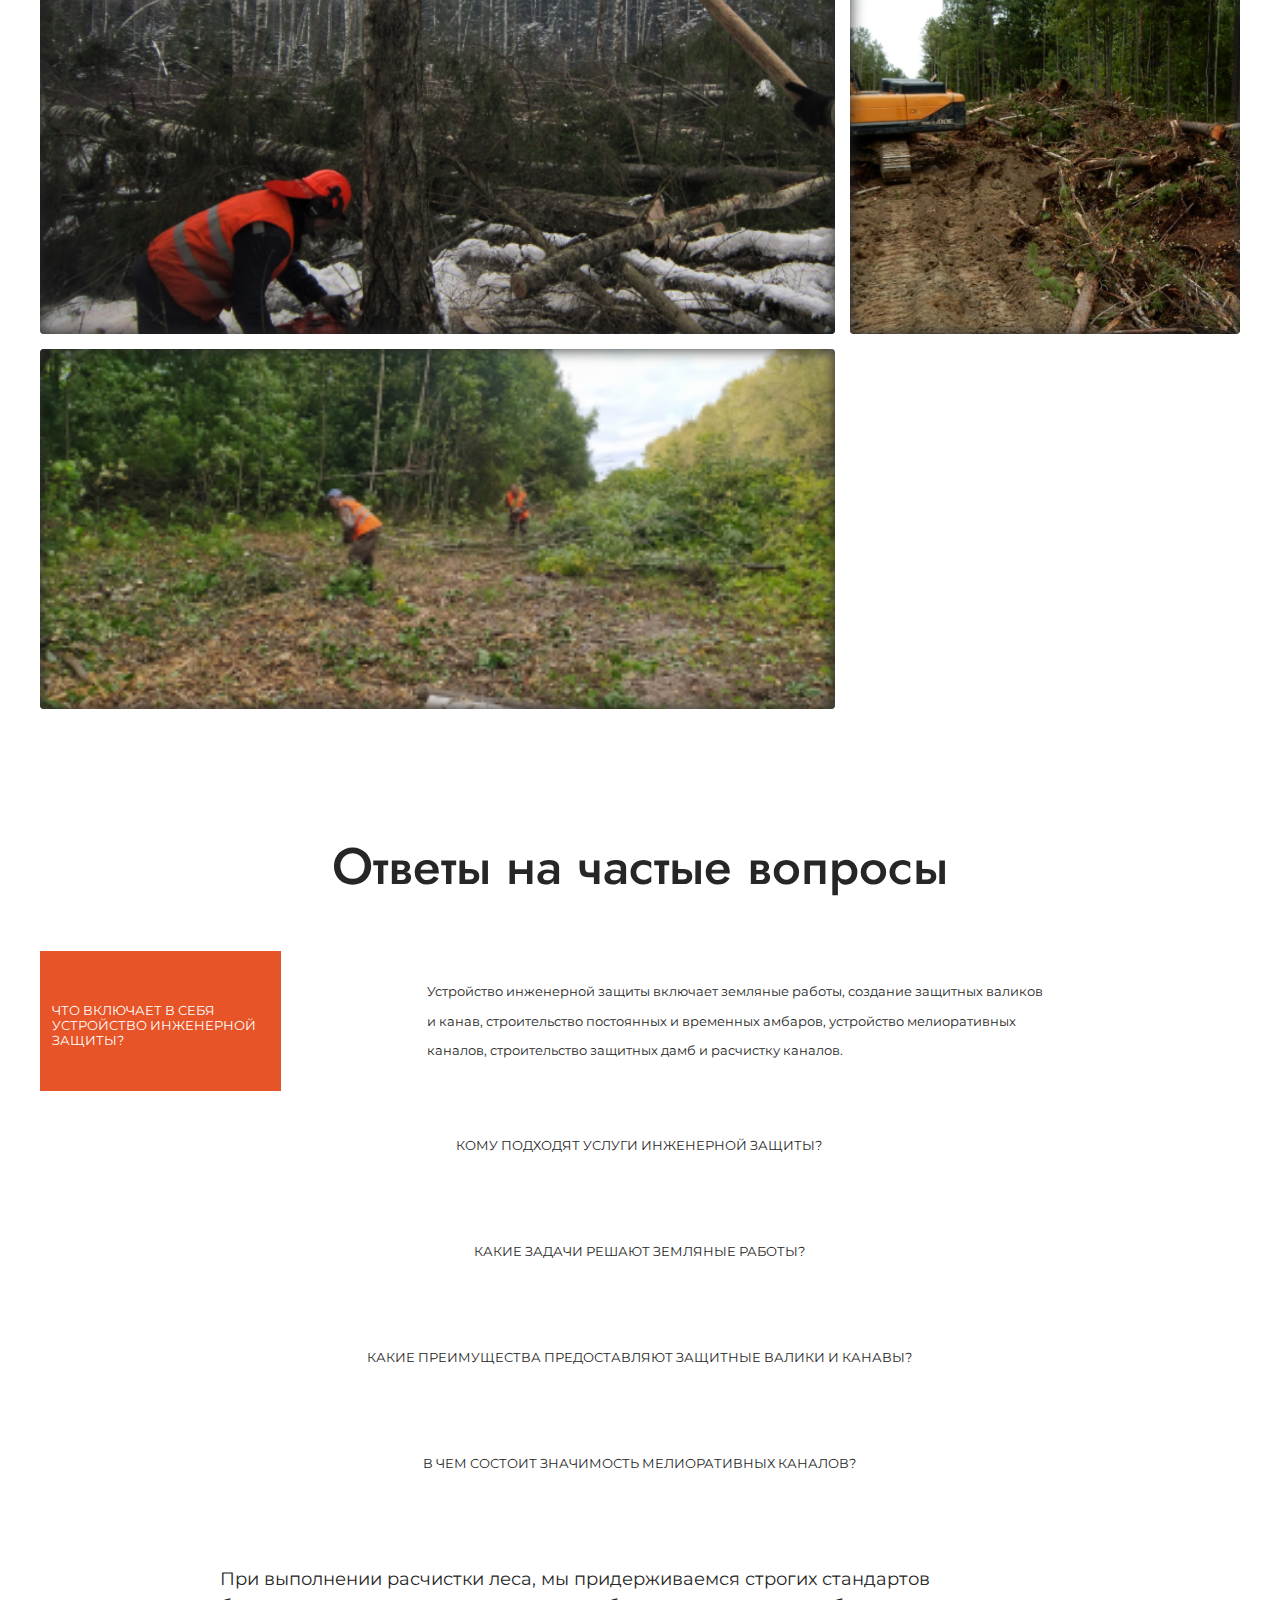
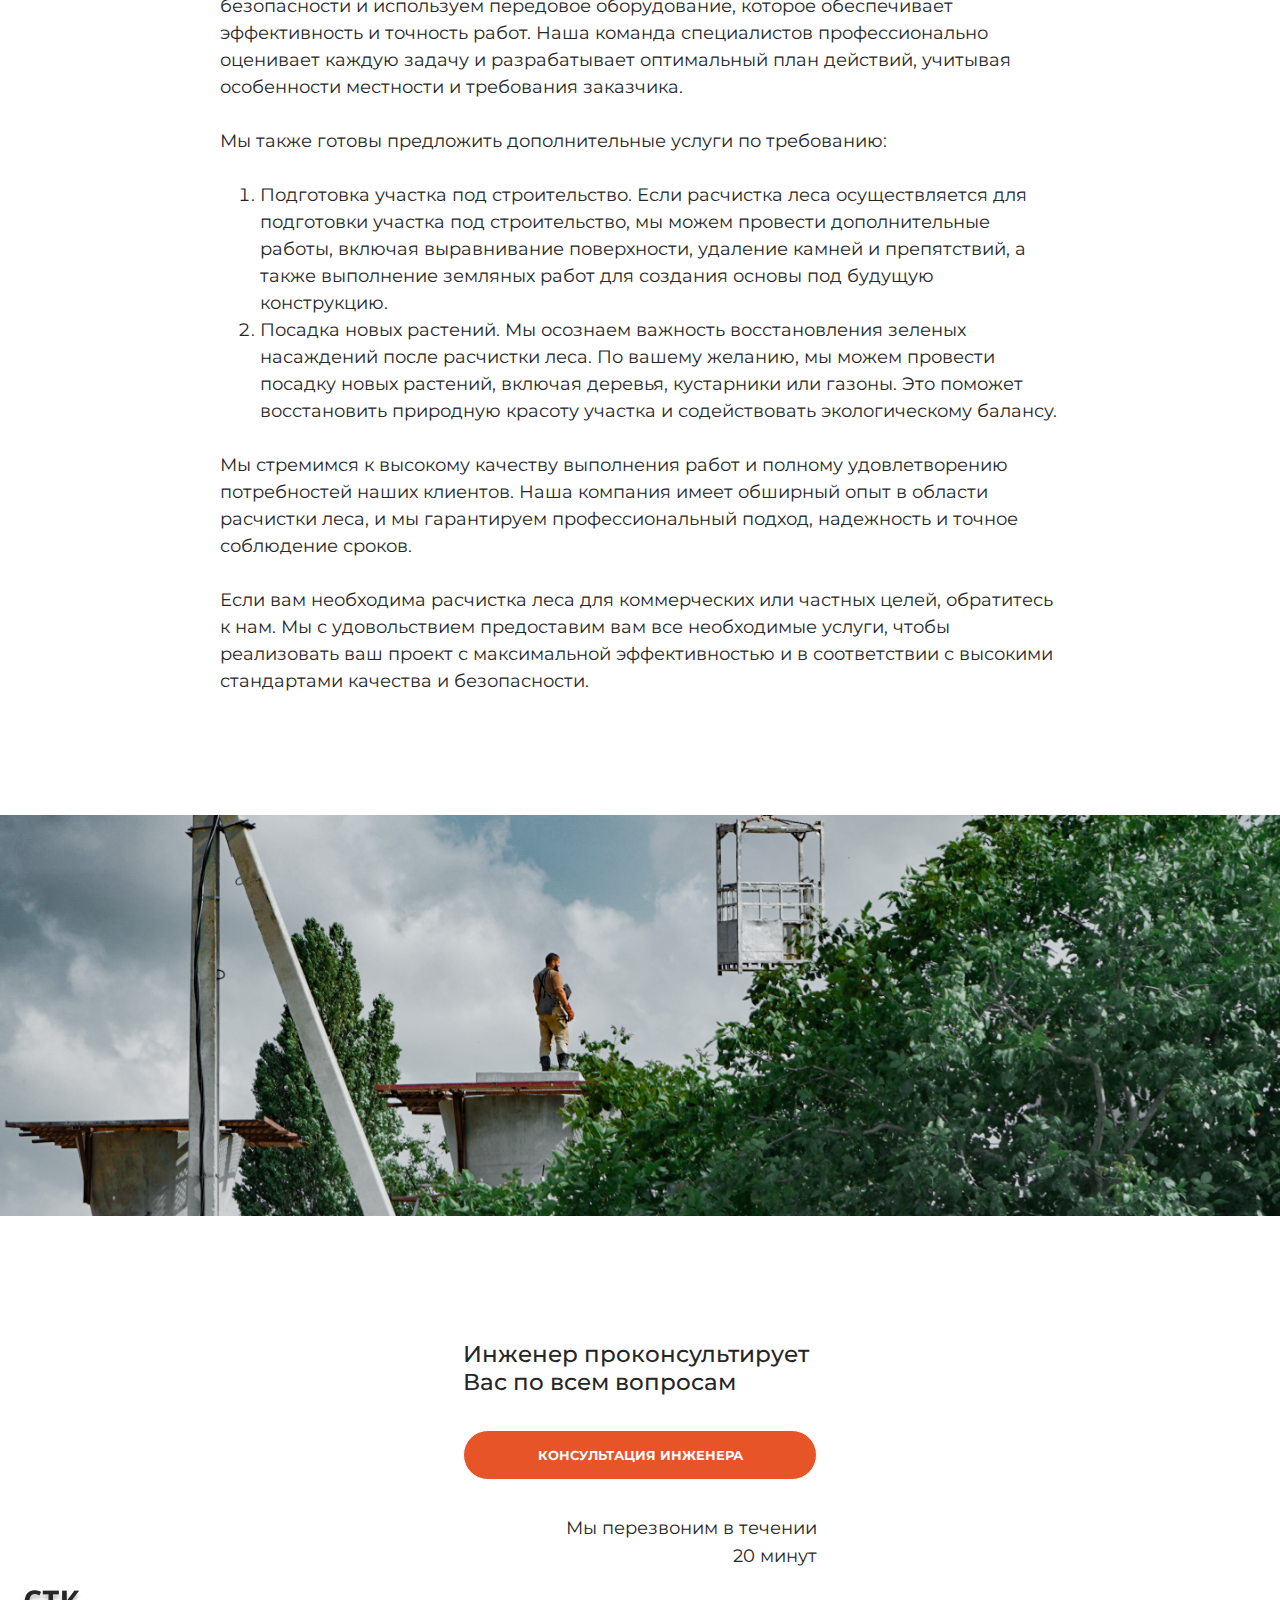
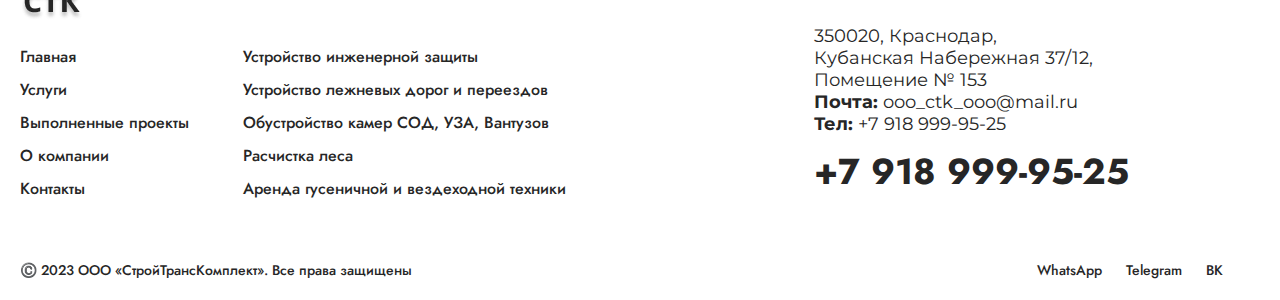
<file: services/page-4/raschistka-lesa.html>
<!DOCTYPE html>
<html lang="ru">
  <head>
    <meta charset="UTF-8" />
    <meta name="viewport" content="width=device-width, initial-scale=1.0" />
    <title>Расчистка леса</title>
    <link rel="stylesheet" href="../../style.css" />
    <link rel="stylesheet" href="../../faq/faq.css" />
    <link rel="stylesheet" href="../style2.css" />
    <link rel="stylesheet" href="../../gallery/gallery.css" />
    <link rel="stylesheet" href="rashistka-lesa.css" />
  </head>
  <body>
    <header class="header header__services">
      <div class="header__wrap">
        <div class="header__right">
          <a href="/">
            <img src="../../img/logo-dark.png" alt="" class="logo" />
          </a>
          <button class="btn btn__accent-light">Консультация инженера</button>
        </div>
        <nav class="menu">
          <a href="/" class="link-services">Главная</a>
          <a href="/" class="link-services">Услуги</a>
          <a href="../../porfolio/portfolio.html" class="link-services"
            >Выполненные проекты</a
          >
          <a href="../../about/about.html" class="link-services">О компании</a>
          <a href="../../blog/blog.html" class="link-services">Блог</a>
          <a href="/" class="link-services">Контакты</a>
        </nav>
      </div>
    </header>
    <section class="fs-page-1">
      <div class="container">
        <div class="fs-page-1__intro">
          <a href="/" class="link_main">← Назад</a>
          <span> / Расчистка леса </span>
          <div class="services-desc">
            <h1 class="services-desc__title">Расчистка леса</h1>
            <div class="services-desc__info">
              Conveniently recaptiualize effective e-services via fully
              researched schemas. Globally communicate 2.0 resources through
              timely infomediaries. Energistically restore B2B web services via
              one-to-one collaboration and idea-sharing.
            </div>
          </div>
        </div>
      </div>
      <img src="img/bg-4.png" alt="" class="fs-page-1__img" />
    </section>
    <section class="complex-services">
      <div class="container">
        <div class="complex-services__wrapper">
          <div class="complex-services_info">
            <p>
              Мы, Инженерная компания "Строй Транс Комплект", предоставляем
              профессиональные услуги по расчистке леса. Наша команда
              специалистов обладает богатым опытом и экспертизой в области
              уборки и обработки лесных участков, и мы готовы взяться за проекты
              любой сложности.
            </p>
            <br />
            <p>
              Основные внутренние услуги, которые мы предлагаем в рамках
              расчистки леса, включают:
            </p>
            <br />
            <ol>
              <li>
                Спиливание деревьев и кустарников. Мы осуществляем
                профессиональное спиливание деревьев и удаление кустарников
                любого размера. Наши опытные арбористы используют
                специализированные инструменты и технику, чтобы выполнить работу
                безопасно и эффективно. Мы строго придерживаемся всех норм и
                правил, чтобы минимизировать воздействие на окружающую среду.
              </li>
              <li>
                Корчевание пней. После спиливания деревьев обычно остаются пни.
                Мы предлагаем услуги по корчеванию пней, при которых мы удаляем
                пни из земли с использованием специализированной техники. Это
                позволяет освободить участок от преград и облегчить последующие
                работы.
              </li>
              <li>
                Измельчение древесных отходов. Мы обеспечиваем измельчение
                древесных отходов с помощью специализированного измельчителя.
                Этот процесс позволяет получить древесную стружку или опилки,
                которые могут быть использованы для различных целей, таких как
                мульчирование почвы или производство топливных брикетов.
              </li>
              <li>
                Вывоз и утилизация. Мы обеспечиваем профессиональный вывоз и
                утилизацию лесных отходов. Мы гарантируем правильную
                классификацию и утилизацию отходов в соответствии с
                экологическими стандартами и законодательством. Мы работаем с
                лицензированными пунктами по утилизации, чтобы обеспечить
                безопасное и экологически ответственное удаление отходов.
              </li>
            </ol>

            <br />
            <p>
              Мы понимаем важность сохранения природы и экологической
              устойчивости. Поэтому мы осуществляем расчистку леса с учетом всех
              необходимых мер по охране окружающей среды. Мы стремимся
              минимизировать воздействие на экосистему, соблюдая принципы
              устойчивого развития и сохраняя биоразнообразие.
            </p>
          </div>
        </div>
      </div>
    </section>
    <section class="complex-services">
      <div class="container">
        <div class="complex-services__wrapper">
          <div class="complex-services__desc">
            <div class="complex__works">
              <hr />
              <span class="work"> 01 Спиливание деревьев и кустарников </span>
              <hr />
              <span class="work"> 02 Корчевание пней </span>
              <hr />
              <span class="work"> 03 Измельчение древесных отходов </span>
              <hr />
              <span class="work"> 04 Вывоз и утилизация </span>
              <hr />
              <span class="work">
                05 Монтаж металлоконструкций ( площадок обслуживания, <br />
                инфраструктуру прожекторных мачт,монтаж кабельной эстакады)
              </span>
              <hr />
              <span class="work"> 06 Электроснабжение</span>
              <hr />
              <span class="work"> 08 АКЗ </span>
              <hr />
            </div>
            <div class="scale">
              <img src="img/les.png" alt="" class="complex__img" />
            </div>
          </div>
          <div class="consultation">
            <h3 class="consultation__title">Заказать консультацию</h3>
            <button class="btn btn__accent">Консультация инженера</button>
          </div>
        </div>
      </div>
    </section>
    <section class="gallery">
      <div class="container">
        <div class="gallery__wrapper">
          <div class="image" style="--bg-4: url(img/gallery/gal-1.png)"></div>
          <div class="image" style="--bg-4: url(img/gallery/gal-2.png)"></div>
          <div class="image" style="--bg-4: url(img/gallery/gal-3.png)"></div>
          <div class="image" style="--bg-4: url(img/gallery/gal-4.png)"></div>
          <div class="image" style="--bg-4: url(img/gallery/gal-5.png)"></div>
          <div class="image" style="--bg-4: url(img/gallery/gal-6.png)"></div>
        </div>
      </div>
    </section>
    <section class="faq">
      <div class="container">
        <h2 class="title">Ответы на частые вопросы</h2>
        <details class="active details" open>
          <summary>Что включает в себя устройство инженерной защиты?</summary>
          <p class="faq__container">
            Устройство инженерной защиты включает земляные работы, создание
            защитных валиков и канав, строительство постоянных и временных
            амбаров, устройство мелиоративных каналов, строительство защитных
            дамб и расчистку каналов.
          </p>
        </details>
        <details class="details">
          <summary>Кому подходят услуги инженерной защиты?</summary>
          <p>
            Наши услуги подходят для строительных организаций, аграрных
            предприятий, государственных учреждений, коммерческих заказчиков и
            частных лиц, которые нуждаются в защите своих земельных участков от
            оползней, обрушений, наводнений и других геологических происшествий.
          </p>
        </details>
        <details class="details">
          <summary>Какие задачи решают земляные работы?</summary>
          <p>
            Земляные работы включают выкопку, выравнивание и формирование
            земельного участка в соответствии с требованиями заказчика. Они
            необходимы для подготовки площадки под строительство или другие
            цели.
          </p>
        </details>
        <details class="details">
          <summary>
            Какие преимущества предоставляют защитные валики и канавы?
          </summary>
          <p>
            Защитные валики и канавы эффективно предотвращают сходы грунта и
            снижают риск обрушений. Они создают дополнительный барьер для
            сохранения безопасности и защиты земельных участков и
            инфраструктуры.
          </p>
        </details>
        <details class="details">
          <summary>В чем состоит значимость мелиоративных каналов?</summary>
          <p>Здесь должен быть текст</p>
        </details>
      </div>
    </section>
    <section class="complex-services">
      <div class="container">
        <div class="complex-services__wrapper">
          <div class="complex-services_info">
            <br />
            <p>
              При выполнении расчистки леса, мы придерживаемся строгих
              стандартов безопасности и используем передовое оборудование,
              которое обеспечивает эффективность и точность работ. Наша команда
              специалистов профессионально оценивает каждую задачу и
              разрабатывает оптимальный план действий, учитывая особенности
              местности и требования заказчика.
            </p>
            <br />
            <p>
              Мы также готовы предложить дополнительные услуги по требованию:
            </p>
            <br />
            <ol>
              <li>
                Подготовка участка под строительство. Если расчистка леса
                осуществляется для подготовки участка под строительство, мы
                можем провести дополнительные работы, включая выравнивание
                поверхности, удаление камней и препятствий, а также выполнение
                земляных работ для создания основы под будущую конструкцию.
              </li>
              <li>
                Посадка новых растений. Мы осознаем важность восстановления
                зеленых насаждений после расчистки леса. По вашему желанию, мы
                можем провести посадку новых растений, включая деревья,
                кустарники или газоны. Это поможет восстановить природную
                красоту участка и содействовать экологическому балансу.
              </li>
            </ol>
            <br />
            <p>
              Мы стремимся к высокому качеству выполнения работ и полному
              удовлетворению потребностей наших клиентов. Наша компания имеет
              обширный опыт в области расчистки леса, и мы гарантируем
              профессиональный подход, надежность и точное соблюдение сроков.
            </p>
            <br />
            <p>
              Если вам необходима расчистка леса для коммерческих или частных
              целей, обратитесь к нам. Мы с удовольствием предоставим вам все
              необходимые услуги, чтобы реализовать ваш проект с максимальной
              эффективностью и в соответствии с высокими стандартами качества и
              безопасности.
            </p>
          </div>
        </div>
      </div>
    </section>
    <section class="pre-footer" id="contacts">
      <img src="../../img/pre-footer.png" alt="" class="pre-foter__img" />
      <div class="container">
        <div class="pre-footer__consult">
          <div class="pre-footer__info">
            Инженер проконсультирует Вас по всем вопросам
          </div>
          <button class="btn btn__accent">Консультация инженера</button>
          <span>
            Мы перезвоним в течении <br />
            20 минут
          </span>
        </div>
      </div>
    </section>
    <footer class="footer">
      <img src="../../img/logo-dark.png" alt="СТК" class="logo" />
      <div class="footer__wrapper">
        <div class="footer__wrapper-menu">
          <nav class="footer__menu">
            <a href="/" class="footer__link">Главная</a>
            <a href="/" class="footer__link">Услуги</a>
            <a href="../../porfolio/portfolio.html" class="footer__link"
              >Выполненные проекты</a
            >
            <a href="../../about/about.html" class="footer__link">О компании</a>
            <a href="/" class="footer__link">Контакты</a>
          </nav>
          <nav class="menu__services">
            <a
              href="../page-1/ustrojstvo-inzhenernoj-zashchity.html"
              class="footer__link"
              >Устройство инженерной защиты
            </a>
            <a
              href="../page-2/ustrojstvo-dorog-i-pereezdov.html"
              class="footer__link"
            >
              Устройство лежневых дорог и переездов
            </a>
            <a href="../page-3/obustrojstvo.html" class="footer__link">
              Обустройство камер СОД, УЗА, Вантузов
            </a>
            <a href="../page-4/raschistka-lesa.html" class="footer__link"
              >Расчистка леса
            </a>
            <a href="../page-5/arenda.html" class="footer__link">
              Аренда гусеничной и вездеходной техники
            </a>
          </nav>
        </div>
        <div class="footer__wrapper-info">
          <div class="footer-info">
            350020, Краснодар, <br />Кубанская Набережная 37/12, <br />Помещение
            № 153
            <div class="contacts">
              <strong>Почта:</strong>
              <a href=" mailto:ooo_ctk_ooo@mail.ru"> ooo_ctk_ooo@mail.ru </a>
              <br />
              <strong>Тел:</strong>
              <a href="tel:+79189999528">+7 918 999-95-25</a>
            </div>
          </div>
          <a href="tel:+79189999528" class="footer__number">+7 918 999-95-25</a>
        </div>
      </div>
      <div class="footer__desc">
        <span class="company">
          ©️ 2023 ООО «СтройТрансКомплект». Все права защищены
        </span>
        <div class="networks">
          <a href="https://wa.me/4957777777" class="social">WhatsApp</a>
          <a href="https://t.me/agvento-test" class="social">Telegram</a>
          <a href="vk.me/agvento" class="social">ВК</a>
        </div>
      </div>
    </footer>
    <script src="../../faq/faq.js"></script>
  </body>
</html>
</file>
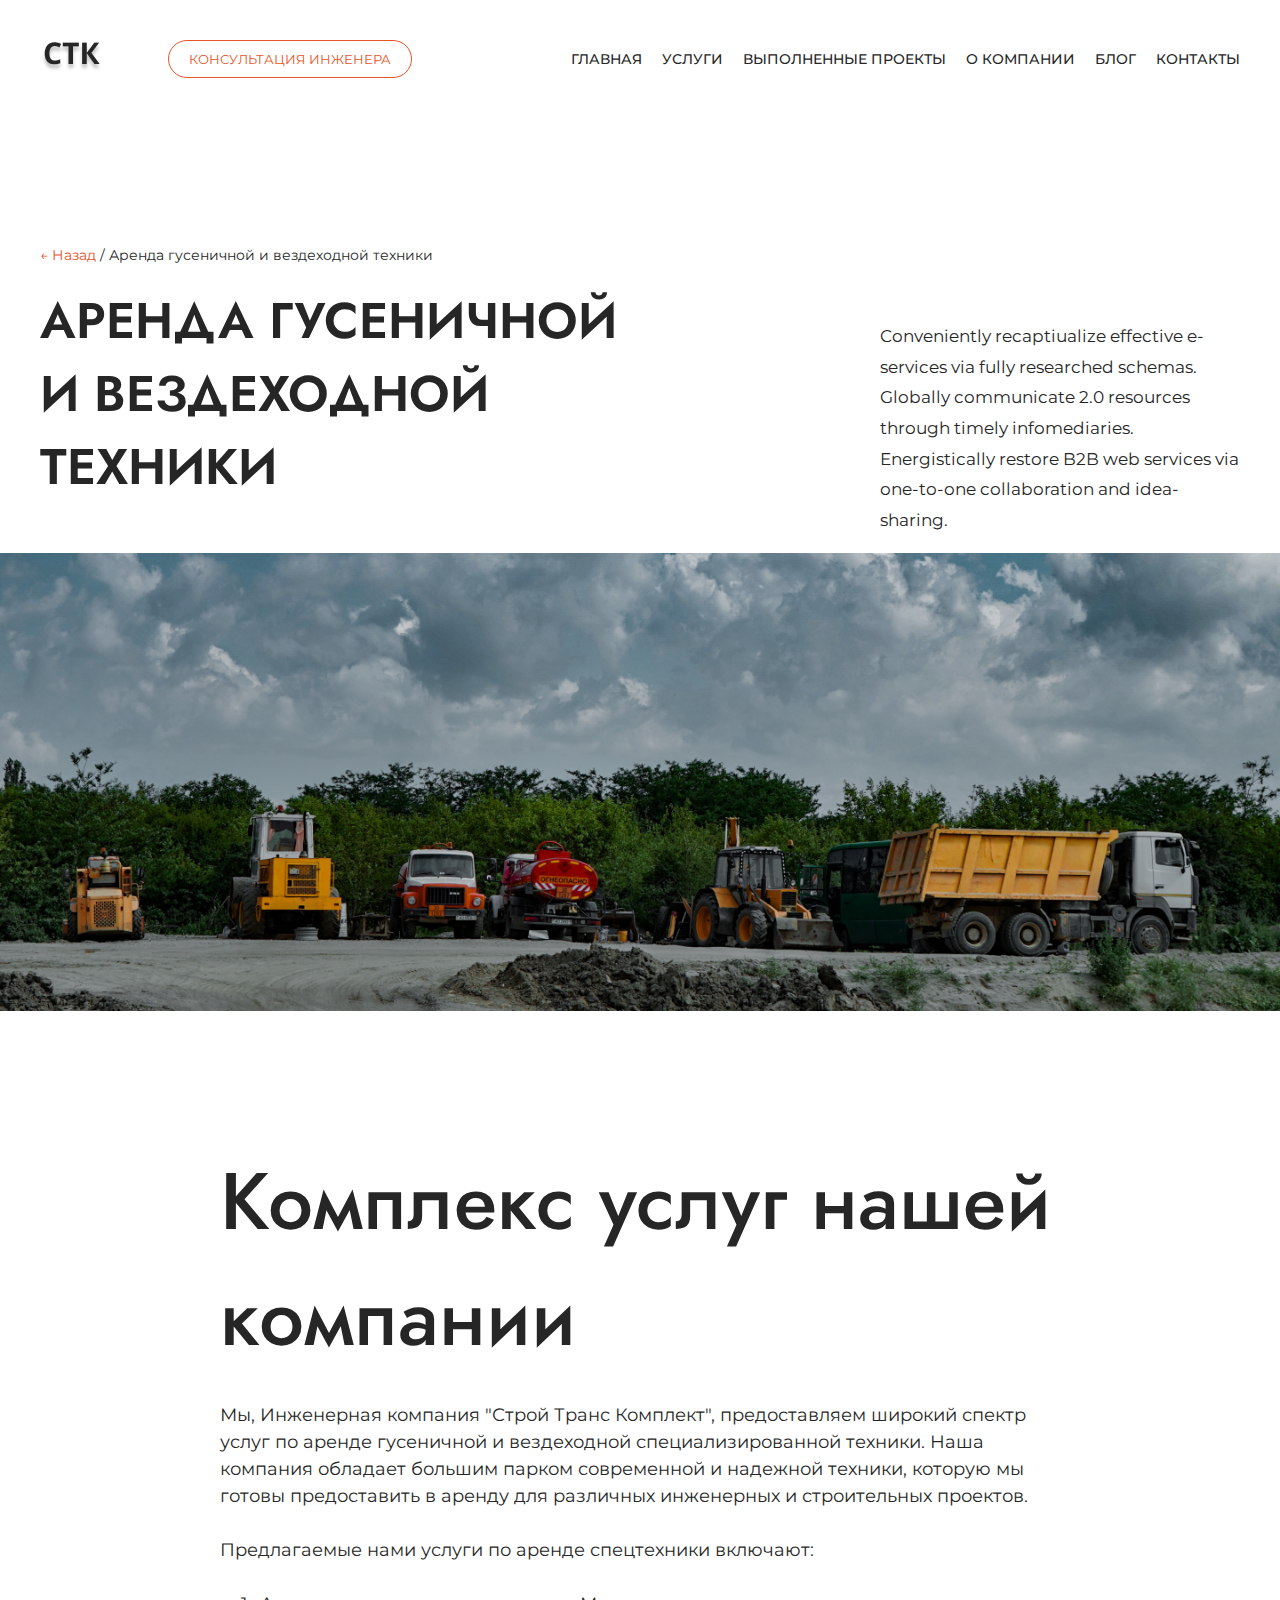
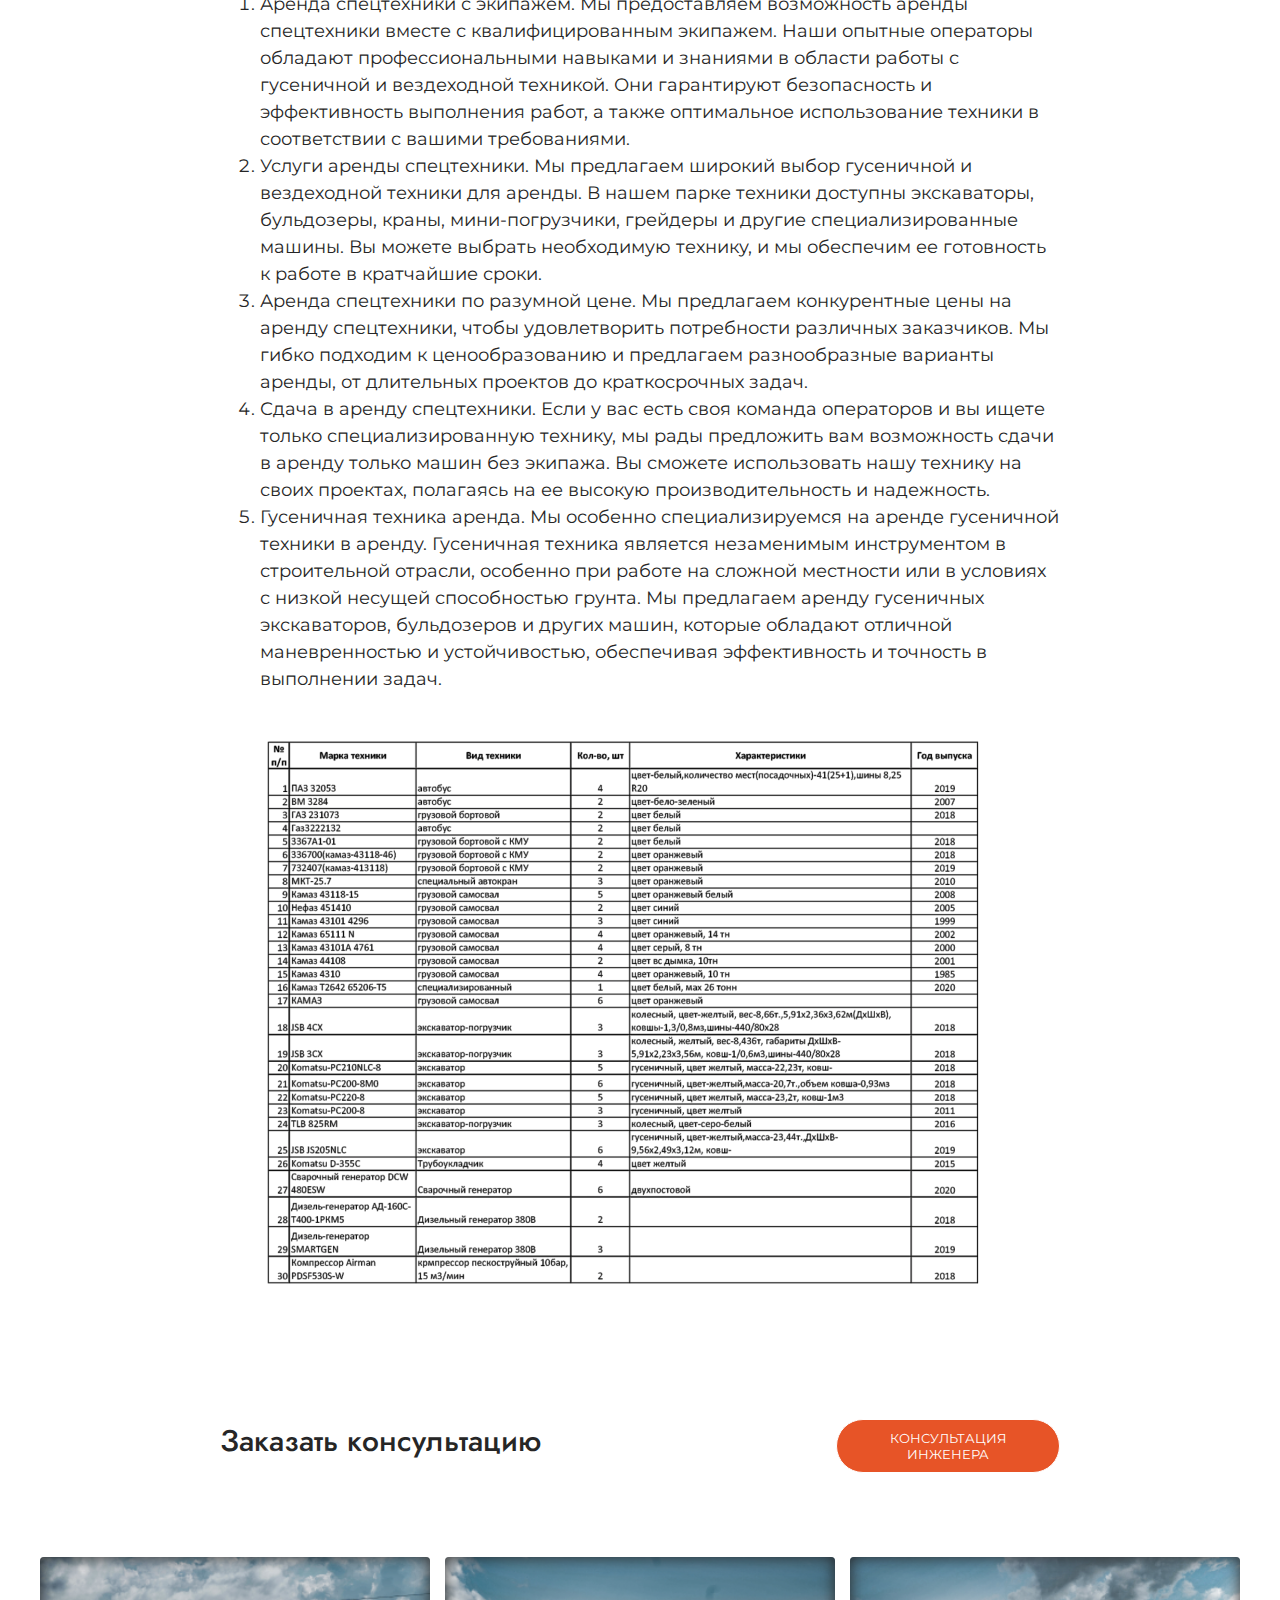
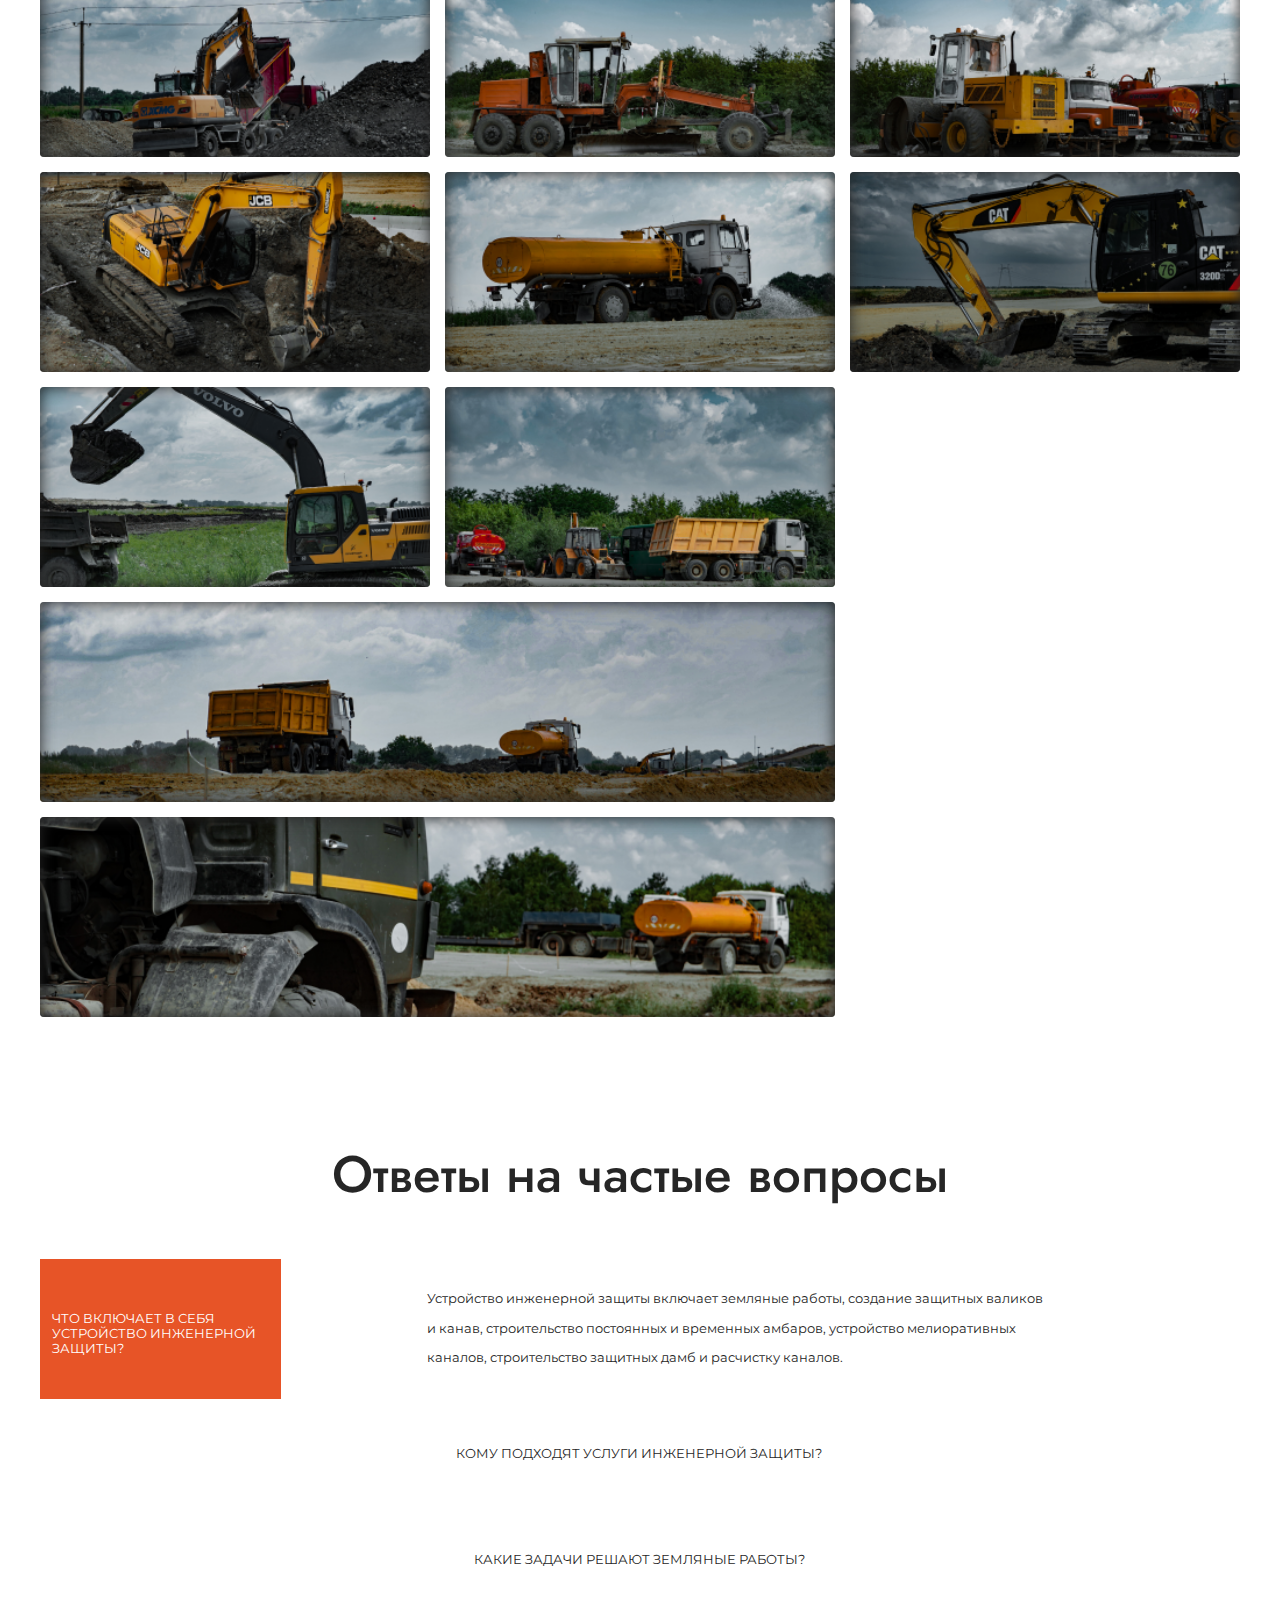
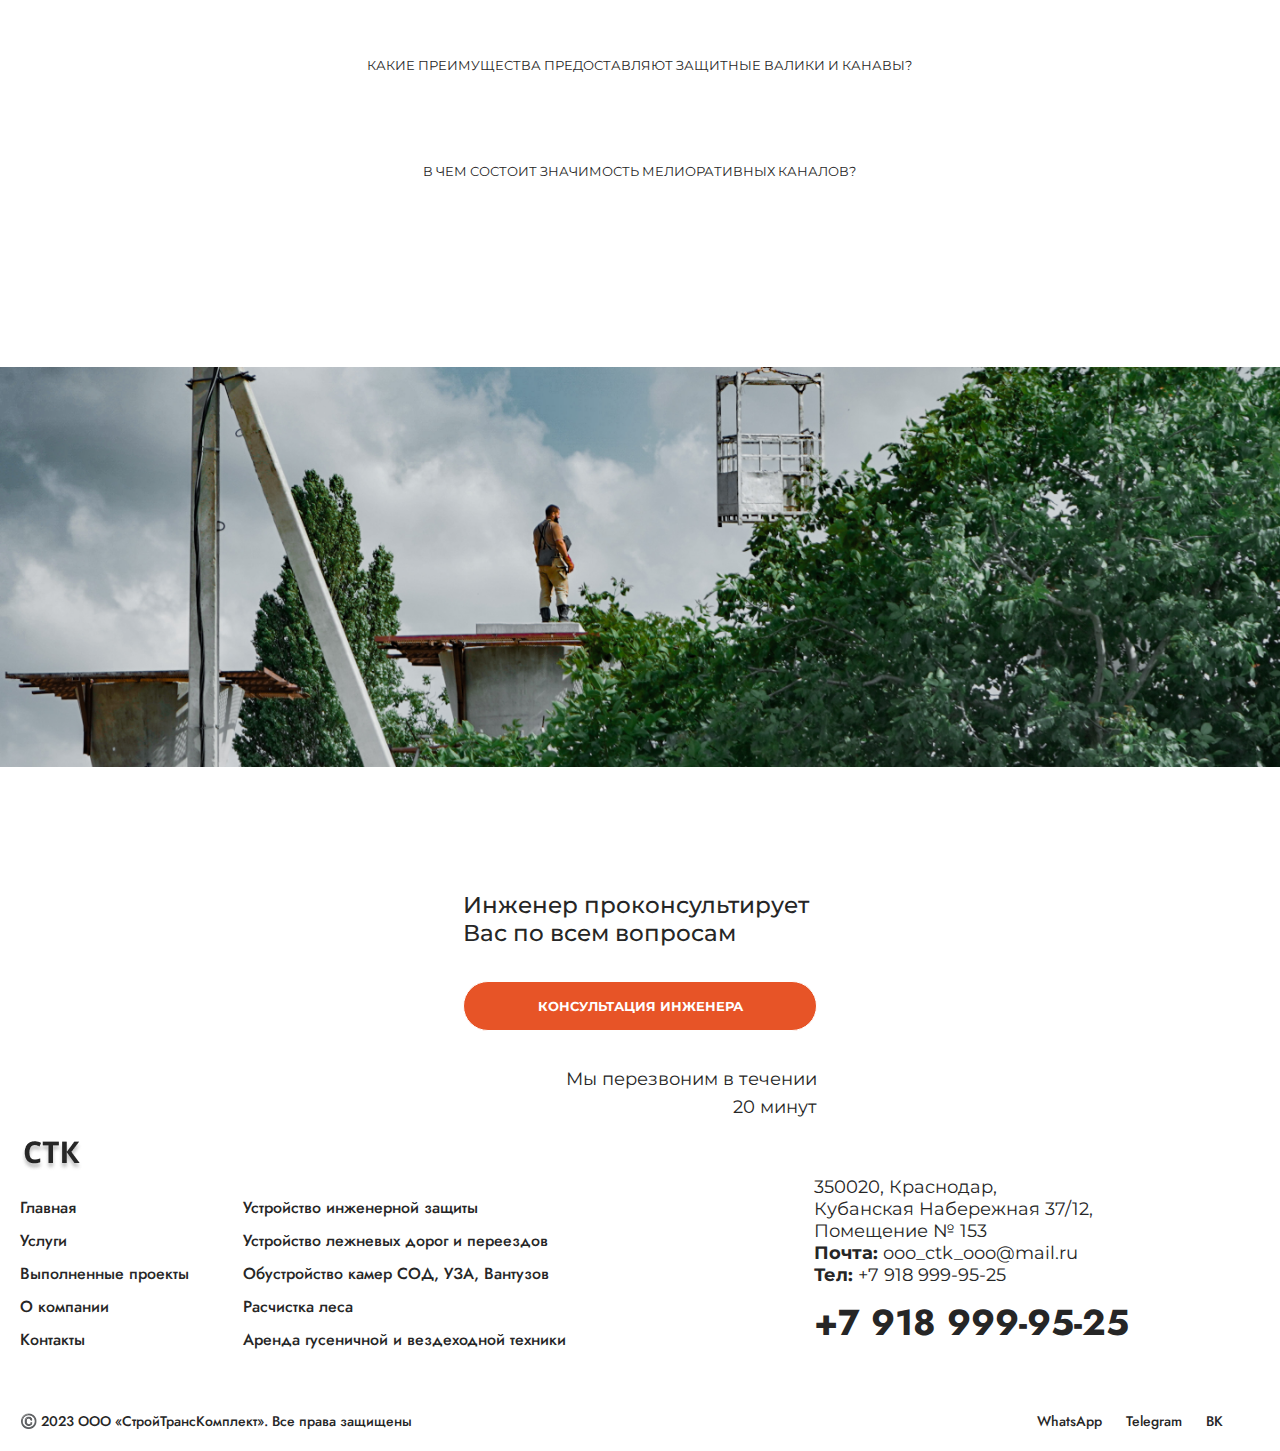
<file: services/page-5/arenda.html>
<!DOCTYPE html>
<html lang="ru">
  <head>
    <meta charset="UTF-8" />
    <meta name="viewport" content="width=device-width, initial-scale=1.0" />
    <title>Аренда гусеничной и вездеходной техники</title>
    <link rel="stylesheet" href="../../style.css" />
    <link rel="stylesheet" href="../style2.css" />
    <link rel="stylesheet" href="../../faq/faq.css" />
    <link rel="stylesheet" href="../../gallery/gallery.css" />
    <link rel="stylesheet" href="arenda.css" />
  </head>
  <body>
    <header class="header header__services">
      <div class="header__wrap">
        <div class="header__right">
          <a href="/">
            <img src="../../img/logo-dark.png" alt="" class="logo" />
          </a>
          <button class="btn btn__accent-light">Консультация инженера</button>
        </div>
        <nav class="menu">
          <a href="/" class="link-services">Главная</a>
          <a href="/" class="link-services">Услуги</a>
          <a href="../../porfolio/portfolio.html" class="link-services"
            >Выполненные проекты</a
          >
          <a href="../../about/about.html" class="link-services">О компании</a>
          <a href="../../blog/blog.html" class="link-services">Блог</a>
          <a href="/" class="link-services">Контакты</a>
        </nav>
      </div>
    </header>
    <section class="fs-page-1">
      <div class="container">
        <div class="fs-page-1__intro">
          <a href="/" class="link_main">← Назад</a>
          <span> / Аренда гусеничной и вездеходной техники </span>
          <div class="services-desc">
            <h1 class="services-desc__title">
              Аренда гусеничной и вездеходной техники
            </h1>
            <div class="services-desc__info">
              Conveniently recaptiualize effective e-services via fully
              researched schemas. Globally communicate 2.0 resources through
              timely infomediaries. Energistically restore B2B web services via
              one-to-one collaboration and idea-sharing.
            </div>
          </div>
        </div>
      </div>
      <img src="img/bg-5.png" alt="" class="fs-page-1__img" />
    </section>
    <section class="complex-services">
      <div class="container">
        <div class="complex-services__wrapper">
          <h2 class="complex-services__title">Комплекс услуг нашей компании</h2>
          <div class="complex-services_info">
            <br />
            <p>
              Мы, Инженерная компания "Строй Транс Комплект", предоставляем
              широкий спектр услуг по аренде гусеничной и вездеходной
              специализированной техники. Наша компания обладает большим парком
              современной и надежной техники, которую мы готовы предоставить в
              аренду для различных инженерных и строительных проектов.
            </p>
            <br />
            <p>Предлагаемые нами услуги по аренде спецтехники включают:</p>
            <br />
            <ol>
              <li>
                Аренда спецтехники с экипажем. Мы предоставляем возможность
                аренды спецтехники вместе с квалифицированным экипажем. Наши
                опытные операторы обладают профессиональными навыками и знаниями
                в области работы с гусеничной и вездеходной техникой. Они
                гарантируют безопасность и эффективность выполнения работ, а
                также оптимальное использование техники в соответствии с вашими
                требованиями.
              </li>
              <li>
                Услуги аренды спецтехники. Мы предлагаем широкий выбор
                гусеничной и вездеходной техники для аренды. В нашем парке
                техники доступны экскаваторы, бульдозеры, краны,
                мини-погрузчики, грейдеры и другие специализированные машины. Вы
                можете выбрать необходимую технику, и мы обеспечим ее готовность
                к работе в кратчайшие сроки.
              </li>
              <li>
                Аренда спецтехники по разумной цене. Мы предлагаем конкурентные
                цены на аренду спецтехники, чтобы удовлетворить потребности
                различных заказчиков. Мы гибко подходим к ценообразованию и
                предлагаем разнообразные варианты аренды, от длительных проектов
                до краткосрочных задач.
              </li>
              <li>
                Сдача в аренду спецтехники. Если у вас есть своя команда
                операторов и вы ищете только специализированную технику, мы рады
                предложить вам возможность сдачи в аренду только машин без
                экипажа. Вы сможете использовать нашу технику на своих проектах,
                полагаясь на ее высокую производительность и надежность.
              </li>
              <li>
                Гусеничная техника аренда. Мы особенно специализируемся на
                аренде гусеничной техники в аренду. Гусеничная техника является
                незаменимым инструментом в строительной отрасли, особенно при
                работе на сложной местности или в условиях с низкой несущей
                способностью грунта. Мы предлагаем аренду гусеничных
                экскаваторов, бульдозеров и других машин, которые обладают
                отличной маневренностью и устойчивостью, обеспечивая
                эффективность и точность в выполнении задач.
              </li>
            </ol>
            <img src="img/price.png" alt="" class="complex__works_img" />
          </div>
          <div class="consultation">
            <h3 class="consultation__title">Заказать консультацию</h3>
            <button class="btn btn__accent">Консультация инженера</button>
          </div>
        </div>
      </div>
    </section>
    <section class="gallery">
      <div class="container">
        <div class="gallery__wrapper">
          <div class="image" style="--bg-5: url(img/gallery/gal-1.png)"></div>
          <div class="image" style="--bg-5: url(img/gallery/gal-2.png)"></div>
          <div class="image" style="--bg-5: url(img/gallery/gal-3.png)"></div>
          <div class="image" style="--bg-5: url(img/gallery/gal-4.png)"></div>
          <div class="image" style="--bg-5: url(img/gallery/gal-5.png)"></div>
          <div class="image" style="--bg-5: url(img/gallery/gal-6.png)"></div>
          <div class="image" style="--bg-5: url(img/gallery/gal-7.png)"></div>
          <div class="image" style="--bg-5: url(img/gallery/gal-8.png)"></div>
          <div class="image" style="--bg-5: url(img/gallery/gal-9.png)"></div>
          <div class="image" style="--bg-5: url(img/gallery/gal-10.png)"></div>
        </div>
      </div>
    </section>
    <section class="faq">
      <div class="container">
        <h2 class="title">Ответы на частые вопросы</h2>
        <details class="active details" open>
          <summary>Что включает в себя устройство инженерной защиты?</summary>
          <p class="faq__container">
            Устройство инженерной защиты включает земляные работы, создание
            защитных валиков и канав, строительство постоянных и временных
            амбаров, устройство мелиоративных каналов, строительство защитных
            дамб и расчистку каналов.
          </p>
        </details>
        <details class="details">
          <summary>Кому подходят услуги инженерной защиты?</summary>
          <p>
            Наши услуги подходят для строительных организаций, аграрных
            предприятий, государственных учреждений, коммерческих заказчиков и
            частных лиц, которые нуждаются в защите своих земельных участков от
            оползней, обрушений, наводнений и других геологических происшествий.
          </p>
        </details>
        <details class="details">
          <summary>Какие задачи решают земляные работы?</summary>
          <p>
            Земляные работы включают выкопку, выравнивание и формирование
            земельного участка в соответствии с требованиями заказчика. Они
            необходимы для подготовки площадки под строительство или другие
            цели.
          </p>
        </details>
        <details class="details">
          <summary>
            Какие преимущества предоставляют защитные валики и канавы?
          </summary>
          <p>
            Защитные валики и канавы эффективно предотвращают сходы грунта и
            снижают риск обрушений. Они создают дополнительный барьер для
            сохранения безопасности и защиты земельных участков и
            инфраструктуры.
          </p>
        </details>
        <details class="details">
          <summary>В чем состоит значимость мелиоративных каналов?</summary>
          <p>Здесь должен быть текст</p>
        </details>
      </div>
    </section>
    <section class="pre-footer">
      <img src="../../img/pre-footer.png" alt="" class="pre-foter__img" />
      <div class="container">
        <div class="pre-footer__consult">
          <div class="pre-footer__info">
            Инженер проконсультирует Вас по всем вопросам
          </div>
          <button class="btn btn__accent">Консультация инженера</button>
          <span>
            Мы перезвоним в течении <br />
            20 минут
          </span>
        </div>
      </div>
    </section>
    <footer class="footer" id="contacts">
      <img src="../../img/logo-dark.png" alt="СТК" class="logo" />
      <div class="footer__wrapper">
        <div class="footer__wrapper-menu">
          <nav class="footer__menu">
            <a href="/" class="footer__link">Главная</a>
            <a href="/" class="footer__link">Услуги</a>
            <a href="../../porfolio/portfolio.html" class="footer__link"
              >Выполненные проекты</a
            >
            <a href="../../about/about.html" class="footer__link">О компании</a>
            <a href="/" class="footer__link">Контакты</a>
          </nav>
          <nav class="menu__services">
            <a
              href="../page-1/ustrojstvo-inzhenernoj-zashchity.html"
              class="footer__link"
              >Устройство инженерной защиты
            </a>
            <a
              href="../page-2/ustrojstvo-dorog-i-pereezdov.html"
              class="footer__link"
            >
              Устройство лежневых дорог и переездов
            </a>
            <a href="../page-3/obustrojstvo.html" class="footer__link">
              Обустройство камер СОД, УЗА, Вантузов
            </a>
            <a href="../page-4/raschistka-lesa.html" class="footer__link"
              >Расчистка леса
            </a>
            <a href="../page-5/arenda.html" class="footer__link">
              Аренда гусеничной и вездеходной техники
            </a>
          </nav>
        </div>
        <div class="footer__wrapper-info">
          <div class="footer-info">
            350020, Краснодар, <br />Кубанская Набережная 37/12, <br />Помещение
            № 153
            <div class="contacts">
              <strong>Почта:</strong>
              <a href=" mailto:ooo_ctk_ooo@mail.ru"> ooo_ctk_ooo@mail.ru </a>
              <br />
              <strong>Тел:</strong>
              <a href="tel:+79189999528">+7 918 999-95-25</a>
            </div>
          </div>
          <a href="tel:+79189999528" class="footer__number">+7 918 999-95-25</a>
        </div>
      </div>
      <div class="footer__desc">
        <span class="company">
          ©️ 2023 ООО «СтройТрансКомплект». Все права защищены
        </span>
        <div class="networks">
          <a href="https://wa.me/4957777777" class="social">WhatsApp</a>
          <a href="https://t.me/agvento-test" class="social">Telegram</a>
          <a href="vk.me/agvento" class="social">ВК</a>
        </div>
      </div>
    </footer>
    <script src="../../faq/faq.js"></script>
  </body>
</html>
</file>
<file: style.css>
@import url('https://fonts.googleapis.com/css2?family=Jost:wght@400;500;600&family=Montserrat:wght@200;300;400&display=swap');

:root {
  /* Цвета */
  --accent: #e75427;
  --basic: #262626;
  --light: #ffffff;
  --secondary_light: #f3f3f3;
  /* Шрифт */
  --heading: 'Jost', sans-serif;
  --content_text: 'Montserrat', sans-serif;
}
* {
  margin: 0;
  box-sizing: border-box;
  font-family: var(--content_text);
}

body {
  background-color: var(--light);
}
main {
  width: 100vw;
}
/* Первая страница */

/* Контейнеры */

.container {
  width: 100%;
  max-width: 1440px;
  margin: auto;
  padding: 0 40px;
}

/* Основные блоки */
/* Начальные блок */
.fs {
  color: var(--light);
  position: relative;
  background: url(img/fs_bg.png) center / cover;
  /* height: 100vh; */
  padding-top: 20%;
  text-transform: uppercase;
}
.fs::before {
  content: '';
  width: 100%;
  height: 100%;
  position: absolute;
  top: 0;
  right: 0;
  bottom: 0;
  left: 0;
  z-index: 0;
  opacity: 0.5;
  background-color: var(--basic);
}
.fs > * {
  position: relative;
  z-index: 0;
}
.fs__info {
  display: flex;
  align-items: flex-end;
  justify-content: space-between;
}

/* Блок услуг */

/* Блок проектов */
.projects {
  margin-top: 120px;
}

/* Блок тизера */
.teaser {
  margin-top: 120px;
}
/* Блок ответов */
.faq {
  margin-top: 120px;
}
.faq .container {
  display: flex;
  flex-direction: column;
  align-items: center;
  justify-content: center;
}
/* Блог */
.blog {
  margin-top: 120px;
}
/* Блок клиентов  */
.clients {
  margin-top: 120px;
}
/* Блок перед футером */
.pre-footer {
  margin-top: 120px;
}
.pre-footer .container {
  display: flex;
  justify-content: center;
}
/* Футер */
.footer {
  padding: 20px;
}

/* Основные части */
/* Шапка */
.header {
  padding: 20px;
  position: absolute;
  z-index: 1;
  width: 100%;
}
.header__wrap {
  display: flex;
  align-items: center;
  justify-content: space-between;
  padding: 20px;
  z-index: 1;
  width: 100%;
}
.header__right {
  display: flex;
  align-items: center;
}
.menu {
  display: flex;
  gap: 20px;
}
/* Второй блок - услуги */
.services {
  color: var(--basic);
  font-family: var(--content_text);
  background-color: var(--light);
  font-size: 14px;
  margin-top: 100px;
}
.services .container {
  padding: 0;
}
.title_num {
  font-weight: 600;
  font-size: 30px;
}
.title__info {
  margin-top: 15px;
  text-transform: uppercase;
  font-size: 16px;
  font-weight: 600;
  font-family: var(--heading);
  margin-bottom: 15px;
  line-height: 22px;
}

/* Элементы */
/* Элементы шапки */
.logo {
  margin-right: 5vw;
}
.link {
  font-family: var(--content_text);
  color: var(--light);
  text-decoration: none;
  text-transform: uppercase;
}
.link:hover {
  color: var(--accent);
}
.fs__title {
  font-size: 5vw;
  font-family: var(--heading);
}
.number__info {
  display: flex;
  flex-direction: column;
  justify-content: flex-end;
  align-items: flex-end;
}
.number {
  text-decoration: none;
  color: var(--light);
  font-size: 3vw;
}
.number__about {
  font-size: 1vw;
}
/* Элементы услуг */
.title {
  font-family: var(--heading);
  font-size: 4vw;
  font-weight: 500;
  text-align: center;
  margin-bottom: 4%;
}
.services__link {
  text-decoration: none;
  color: var(--basic);
}

/* Элементы проектов */
.projects__cards {
  display: flex;
  flex-wrap: wrap;
  justify-content: space-around;
  overflow: hidden;
}
.project__card {
  width: 600px;
  margin: 3% 1%;
  overflow: hidden;
}

.project__footer {
  display: flex;
  justify-content: space-between;
}
.project__title {
  font-family: var(--heading);
  font-size: 20px;
  line-height: 28px;
  font-weight: 600;
  padding: 20px 0;
}
.project__desc {
  font-size: 10px;
  padding: 20px 0;
}
/* Элементы тизера */
.teaser__wrapper {
  position: relative;
  display: flex;
  justify-content: space-between;
  align-items: flex-end;
}
.teaser__year {
  font-weight: 500;
}
.teaser__title {
  font-size: 9vw;
  font-family: var(--heading);
}
.teaser__about {
  font-size: 1.7vw;
  font-family: var(--heading);
}
.teaser__info {
  font-size: 1.7vw;
}
.teaser__info_base {
  font-weight: 600;
}
.teaser__wrapper_img {
  position: relative;
  padding-top: 45.25%;
  z-index: 0;
}
.teaser__wrapper_img > img {
  position: absolute;
  left: 0;
  top: 0;
  width: 100%;
}
.img__teaser {
  display: block;
  margin-left: auto;
  margin-right: auto;
}
/* Элементы блога */
.blog__wrapper {
  display: grid;
  grid-template-columns: repeat(auto-fill, minmax(460px, 1fr));
  grid-gap: 15px;

  grid-template-rows: 1fr;
  grid-auto-flow: dense;
}
.blog__wrapper_right {
  grid-column: span 1;
}
.blog__name {
  text-transform: uppercase;
  font-size: 1vw;
  font-family: var(--heading);
  font-weight: 500;
  margin-bottom: 50px;
}
.blog__title {
  text-transform: uppercase;
  font-size: 2vw;
  font-family: var(--heading);
  font-weight: 500;
}
.blog__desc {
  font-size: 2vh;
  margin-top: 50px;
  margin-bottom: 120px;
}
.watch-more {
  color: var(--basic);
  font-weight: 500;
  font-size: 14px;
  text-transform: uppercase;
  font-family: var(--heading);
}

/*  */

/* Элементы блока с клиентами */
.cards__client {
  margin-top: 30px;
  display: flex;
  justify-content: space-between;
  align-items: center;
  flex-wrap: wrap;
}
/* Элементы пре-футера */
.pre-foter__img {
  width: 100%;
}
.pre-footer__consult {
  margin-top: 120px;
  font-family: var(--heading);
  font-size: 2.5vh;
  line-height: 28px;
  font-weight: 500;
  display: flex;
  flex-direction: column;
  justify-content: space-between;
  max-width: 354px;
  height: 230px;
  position: relative;
}
.pre-footer__consult > span {
  font-weight: 400;
  font-size: 2vh;
  text-align: right;
}
.pre-footer__consult > button {
  height: 50px;
  font-weight: 700;
}
/* Элементы футера */

.footer__wrapper {
  display: grid;
  grid-template-columns: 3fr 2fr;
  grid-column-gap: 10%;
}
.footer__wrapper-menu {
  display: grid;
  grid-template-columns: 0.5fr 1fr;
  margin-top: 20px;
}
.footer__menu {
  display: flex;
  flex-direction: column;
  justify-content: space-between;
}
.menu__services {
  display: flex;
  flex-direction: column;
  justify-content: space-between;
}
.footer__link {
  text-decoration: none;
  color: var(--basic);
  font-family: var(--heading);
  font-weight: 500;
}
.footer__link:not(:last-child) {
  margin-bottom: 10px;
}
.footer__link:hover {
  color: var(--accent);
}
.footer-info {
  font-size: 2vh;
  position: relative;
  margin-bottom: 10px;
}
.footer__number {
  font-weight: 700;
  font-size: 4vh;
  text-decoration: none;
  color: var(--basic);
  font-family: var(--heading);
  position: relative;
  /* left: 26%; */
}
.footer__desc {
  display: flex;
  justify-content: space-between;
  margin-top: 60px;
  font-size: 14px;
}
.company {
  font-weight: 500;
  font-family: var(--heading);
}
.contacts > a {
  text-decoration: none;
  color: var(--basic);
  font-size: 18px;
}
.social {
  text-decoration: none;
  color: var(--basic);
  font-weight: 500;
  font-family: var(--heading);
}
.social:not(:last-child) {
  margin-right: 20px;
}
.networks {
  margin: auto 3%;
}

/* Маркированный список */
ul {
  margin: 0;
}
ul {
  list-style-type: none;
}
ul > li {
  text-indent: -17px;
  padding: 2.5px;
}
ul > li:before {
  content: '— ';
  text-indent: -17px;
}
/* Переиспользуемые элементы */
.btn {
  cursor: pointer;
  appearance: none;
  border: 0;
  padding: 10px 20px;
  border-radius: 100px;
  background-color: transparent;
  text-transform: uppercase;
  border: 1px solid;
  width: auto;
  /* font-size: 3vh; */
}
.btn__light {
  color: var(--light);
  border-color: var(--light);
}
.btn__light:hover {
  border: 1px solid var(--accent);
  background-color: var(--accent);
}
.btn__accent {
  color: var(--light);
  background-color: var(--accent);
}
.btn__accent:hover {
  background-color: var(--light);
  color: var(--accent);
}
.btn__accent-light {
  border: 1px solid var(--accent);
  color: var(--accent);
}
.btn__accent-light:hover {
  background-color: var(--accent);
  color: var(--light);
}
.btn__dark {
  background-color: var(--basic);
  color: var(--light);
}
.btn__dark:hover {
  background-color: var(--light);
  color: var(--basic);
}
.cards {
  /* display: flex;
  flex-wrap: wrap;
  justify-content: center; */
  display: grid;
  grid-template-columns: repeat(auto-fill, minmax(280px, 1fr));
  grid-auto-flow: dense;
  grid-auto-rows: 480px;
  grid-gap: 0;
}

.card {
  cursor: pointer;
  display: flex;
  flex-flow: column;
  /* width: 280px; */
  height: 480px;
  border: 1px solid var(--secondary_light);
  border-radius: 3%;
  padding: 30px;
  margin-bottom: 3%;
  transition-duration: 0.8s;
}
.card > ul {
  padding: 2%;
}
/* Элементы при наведении */
.card:hover {
  color: var(--light);
  background-color: var(--accent);
}
a:hover {
  color: var(--accent);
}

.scale {
  display: inline-block;
  overflow: hidden;
}

.scale img {
  transition: 1s;
  display: block;
}

.scale img:hover {
  transform: scale(1.2);
}

/* Адаптив */
@media (max-width: 1200px) {
  summary ~ * {
    padding: 0 !important;
  }
}
</file>
<file: services/style2.css>
body {
  color: var(--basic);
}
/* Галерея */
.lightgallery {
  margin-top: 0;
}
.gallery-container {
  min-width: 1400px;
  padding: 0 12%;
  display: flex;
  justify-content: center;
  align-items: flex-start;
  height: 100%;
}
/* Блоки */
.fs-page-1 {
  margin: 10% auto;
}
.complex-services__wrapper {
  padding: 0 15%;
  /* margin: 10% 23% 8%; */
  /* width: 845px; */
}
.complex-services .container {
  display: flex;
  justify-content: center;
}
.consultation {
  margin: 10% 0 10%;
  display: grid;
  grid-column-gap: 20%;
  grid-template-columns: 2fr 1fr;
}
.article {
  margin-top: 10%;
}
/* Шапка */
.header__services {
  position: relative;
}
/* Ссылки */
.link-services {
  text-decoration: none;
  color: var(--basic);
  font-weight: 500;
  font-size: 14px;
  text-transform: uppercase;
}

.link_main {
  text-decoration: none;
  color: var(--accent);
  margin-bottom: 20px;
}
.read-more {
  cursor: pointer;
  appearance: none;
  border: 0;
  padding: 10px 20px;
  background-color: transparent;
  text-transform: uppercase;
  font-weight: 600;
  left: 69%;
  margin-top: 3%;
  position: relative;
}
.card__link {
  text-decoration: none;
  color: var(--basic);
}
/* Текст */
/* заголовки */
.services-desc__title {
  font-size: 50px;
  font-family: var(--heading);
  font-weight: 600;
  text-transform: uppercase;
}
.complex-services__title {
  font-weight: 500;
  font-family: var(--heading);
  font-size: 80px;
}
.complex-services__desc {
  display: grid;
  grid-template-columns: 2fr 1fr;
  grid-column-gap: 3%;
  margin-top: 10%;
}
.complex-services_info {
  position: relative;
  font-size: 18px;
  line-height: 1.5em;
}
.article__title {
  font-size: 40px;
  font-family: var(--heading);
  margin-bottom: 5%;
}
.consultation__title {
  font-size: 30px;
  font-weight: 500;
  font-family: var(--heading);
}
.complex-services__container_title {
  font-weight: 700;
}

.slide-content__title {
  font-weight: 600;
  font-size: 20px;
  font-family: var(--heading);
  text-align: left;
}
/* Текст страницы */
.fs-page-1__intro {
  font-size: 14px;
}
.services-desc {
  display: grid;
  grid-template-columns: 6fr 6fr;
  margin: 20px 0 50px 0;
}
.services-desc__info {
  margin-left: 40%;
  line-height: 1.8em;
  font-size: 17px;
  position: relative;
  top: 17%;
}
.article__text {
  margin-top: 50px;
  display: block;
  height: 400px;
  outline: none;
  overflow: hidden;
  line-height: 1.8em;
}
.date {
  margin-top: 10px;
  font-size: 18px;
  text-align: right;
}
/* картинкм */
.fs-page-1__img {
  width: 100%;
}

.img-main {
  margin-top: 12%;
}
.img-main__base {
  width: 100%;
}

/* Оформление */
/* Нумерованный список */
hr {
  border-top: 1px solid var(--secondary_light);
}
.work {
  height: 80px;
  position: relative;
  top: 5%;
  /* line-height: 80px; */
  font-size: 14px;
  text-transform: uppercase;
  font-family: var(--heading);
}

.complex__works {
  display: flex;
  flex-direction: column;
}
.work span:last-child {
  border-bottom: 1px solid var(--secondary_light);
}

/* Скрыть текст*/
.article__text:focus,
:focus ~ .article__text {
  height: auto;
}
</file>
<file: blog/blog.css>
.posts {
  margin-top: 10%;
}
.posts__wrapper {
  display: grid;
  grid-template-columns: repeat(4, 1fr);
  gap: 2%;
}
.post {
  margin: 2%;
  /* transition: 1.3s; */
}
/* .post__img {
  display: block;
}
.post:hover {
  transform: scale(1.1);
} */

.blog-info {
  margin-top: 10%;
}
.blog-info__title {
  font-weight: 600;
  font-size: 50px;
  line-height: 1.8em;
  font-family: var(--heading);
  text-transform: uppercase;
}

.blog-info__wrapper {
  display: grid;
  grid-template-columns: 1fr 3fr;
  gap: 10%;
}
.blog-info-header__wrapper {
  display: flex;
  align-items: center;
}
.blog-ingo__img {
  position: sticky;
  top: 0;
}
.blog-info__desc {
}
.blog-info__data {
  display: flex;
  flex-direction: column;
  font-weight: 700;
  align-items: center;
  color: var(--accent);
  text-transform: uppercase;
}
.month {
  font-size: 20px;
}
.big-data {
  font-family: var(--heading);
  font-size: 100px;
}
.buttons {
  margin: 4% auto 8%;
}
.btn__dark {
  margin-left: 2%;
}

.blog-info__text {
}
.networks {
  margin-top: 5%;
  margin-bottom: 10%;
}
.network__title {
  text-transform: uppercase;
  font-size: 12px;
  font-weight: 600;
  font-family: var(--heading);
  margin-bottom: 2%;
}
.network__wrapper {
  display: flex;
}
.network {
  width: 40px;
  height: 40px;
  border: 1px solid var(--accent);
  border-radius: 50%;
  display: flex;
  justify-content: center;
  align-items: center;
}
.network img {
  align-self: center;
}
.networks button {
  border-color: var(--accent);
  font-weight: 600;
}
</file>
<file: gallery/gallery.css>
.gallery__wrapper {
  display: grid;
  grid-template-columns: repeat(auto-fill, minmax(300px, 1fr));
  grid-auto-rows: 440px;
  grid-auto-flow: dense;
  grid-gap: 15px;
}
.image {
  cursor: pointer;
  background: var(--bg) center / cover;
  border-radius: 4px;
  box-shadow: inset 0 0 15px var(--basic), 0 0 0 var(--basic);
  transition: all 0.3s ease-in-out;
}
.image:hover {
  box-shadow: inset 0 0 0px var(--basic), 0 8px 15px var(--basic);
}
</file>
<file: porfolio/projects/project.css>
.fs {
  background: url(img/bg.png) center / cover;
}

.fs__info {
  display: grid;
  grid-template-columns: 4fr 3fr;
  grid-column-gap: 20%;
  grid-template-rows: 1fr;
  /* margin: -12% auto; */
}

.fs__title {
  font-size: 50px;
  line-height: 1.3em;
}
.fs__desc {
  display: flex;
  flex-direction: column;
  align-items: start;
  height: 100%;
}
.gallery {
  margin-top: 10%;
}
.cards-info {
  margin-top: 10%;
}
.cards {
  display: grid;
  grid-template-columns: repeat(3, 1fr);
  justify-items: center;
  grid-column-gap: 5%;
  grid-auto-rows: 8em;
}

.card-info {
  display: flex;
  flex-direction: column;
  padding: 5%;
  width: 420px;
  border-radius: 4px;
}
.card-info:hover {
  background-color: var(--accent);
  color: var(--light);
}
.card-info__title {
  margin-bottom: 6%;
  font-weight: 600;
  font-family: var(--heading);
  font-size: 20px;
}

.card-info > span {
  font-size: 18px;
}

.complex-services {
  margin-top: 10%;
}

/* Gallery */
.gallery__wrapper {
  grid-auto-rows: 360px;
}
.image {
  /* background: url(img/gallery/gal-1.png); */
  background: var(--bg-6) center / cover;
}
.image:nth-child(3) {
  grid-column: span 2;
}
.image:nth-child(4) {
  grid-column: span 2;
}
.image:nth-child(8) {
  grid-column: span 2;
}
</file>
<file: faq/faq.css>
:root {
  /* Цвета */
  --accent: #e75427;
  --basic: #262626;
  --light: #ffffff;
  --secondary_light: #f3f3f3;
  /* Шрифт */
  --heading: 'Jost', sans-serif;
  --content_text: 'Montserrat', sans-serif;
}
* {
  margin: 0;
  box-sizing: border-box;
  font-family: var(--content_text);
}

.faq__container {
  max-height: 0;
  opacity: 0;
  overflow: hidden;
  transition: max-height 2s ease-out;
}

details {
  display: flex;
  justify-content: center;
  align-items: center;
  width: 100%;
  overflow: hidden;
  margin-bottom: 1.5rem;
  text-align: center;
  text-align: left;
}

summary::-webkit-details-marker {
  display: none;
}
summary::-moz-list-bullet {
  list-style-type: none;
}
summary::marker {
  display: none;
}
summary {
  max-width: 760px;
  margin: 0 auto;
  display: block;
  padding: 1.8em 1em 0.3em 0.9em;
  font-size: 1vw;
  cursor: pointer;
  position: relative;
  text-transform: uppercase;
  height: 82px;
  text-align: left;
}
details.details:hover {
  background-color: var(--accent);
  color: var(--light);
  transition-duration: 1s;
}
summary:before {
  top: 1.8em;
  right: -11.9em;
  color: var(--light);
  background: url('img/plus-sm.png') no-repeat 50% 50% / 1em 1em;
  width: 1em;
  height: 1em;
  content: '';
  position: absolute;
  transition: transform 0.5s;
}

details[open] > summary:before {
  transform: scale(1, -1);
}

details[open] .faq__container {
  max-height: 500px; /* Высота, достаточная для отображения содержимого */
  opacity: 1;
}
summary ~ * {
  padding: 2em 15em 26px 11.4em;
  text-align: left;
  line-height: 2.3em;
  font-size: 1vw;
}
details[open] summary ~ * {
  animation: sweep 0s ease-in-out;
}
@keyframes sweep {
  0% {
    opacity: 0;
  }
  100% {
    opacity: 1;
  }
}
summary:focus {
  outline: 0;
}

.active {
  background-color: var(--accent);
  color: var(--light);
  transition-duration: 1.5s;
}
p {
  background-color: var(--light);
  color: var(--basic);
}
</file>
<file: burger-menu/burger-menu.css>
/* бургер меню */

.hamb {
  display: none;
}

.popup {
  display: none;
}

@media (max-width: 1200px) {
  .header__wrap .menu {
    display: none;
  }

  .hamb {
    display: flex;
    align-items: center;
    order: 1;
  }
  .link {
    color: var(--basic);
  }
  .hamb__field {
    padding: 10px 20px;
    cursor: pointer;
  }

  .bar {
    display: block;
    width: 30px;
    height: 3px;
    margin: 6px auto;
    background-color: var(--secondary_light);
    transition: 0.2s;
  }

  .popup {
    position: fixed;
    top: 75px;
    right: -100%;
    width: 100%;
    height: 100%;
    background-color: #fff;
    z-index: 100;
    display: flex;
    transition: 0.3s;
  }

  .popup.open {
    right: 0;
  }

  .popup .menu {
    width: 100%;
    height: 100%;
    display: flex;
    flex-direction: column;
    align-items: center;
    justify-content: start;
    padding: 50px 0;
    overflow: auto;
  }

  .hamb__field.active__menu .bar:nth-child(2) {
    opacity: 0;
  }

  .hamb__field.active__menu .bar:nth-child(1) {
    transform: translateY(8px) rotate(45deg);
  }

  .hamb__field.active__menu .bar:nth-child(3) {
    transform: translateY(-8px) rotate(-45deg);
  }

  body.noscroll {
    overflow: hidden;
  }
}
</file>
<file: services/page-1/style-gallery.css>
.gallery__wrapper {
  grid-auto-rows: 360px;
}
.image {
  background: var(--bg-2) center / cover;
}
.image:nth-child(3) {
  grid-column: span 2;
}
.image:nth-child(4) {
  grid-column: span 2;
}
</file>
<file: services/page-3/obustrojstvo.css>
.work:nth-child(9) {
  top: 2% !important;
}
/* 
.complex-services__container_info {
  margin-bottom: 12%;
} */
</file>
<file: services/page-4/rashistka-lesa.css>
.work:nth-child(10) {
  top: 4% !important;
}

.gallery__wrapper {
  grid-auto-rows: 360px;
}
.image {
  background: var(--bg-4) center / cover;
}
.image:nth-child(3) {
  grid-column: span 2;
}
.image:nth-child(4) {
  grid-column: span 2;
}
</file>
<file: services/page-5/arenda.css>
.complex__works_img {
  margin: 5%;
}

.gallery__wrapper {
  grid-auto-rows: 200px;
}
.image {
  background: var(--bg-5) center / cover;
}
.image:nth-child(9) {
  grid-column: span 2;
}
.image:nth-child(10) {
  grid-column: span 2;
}
</file>
